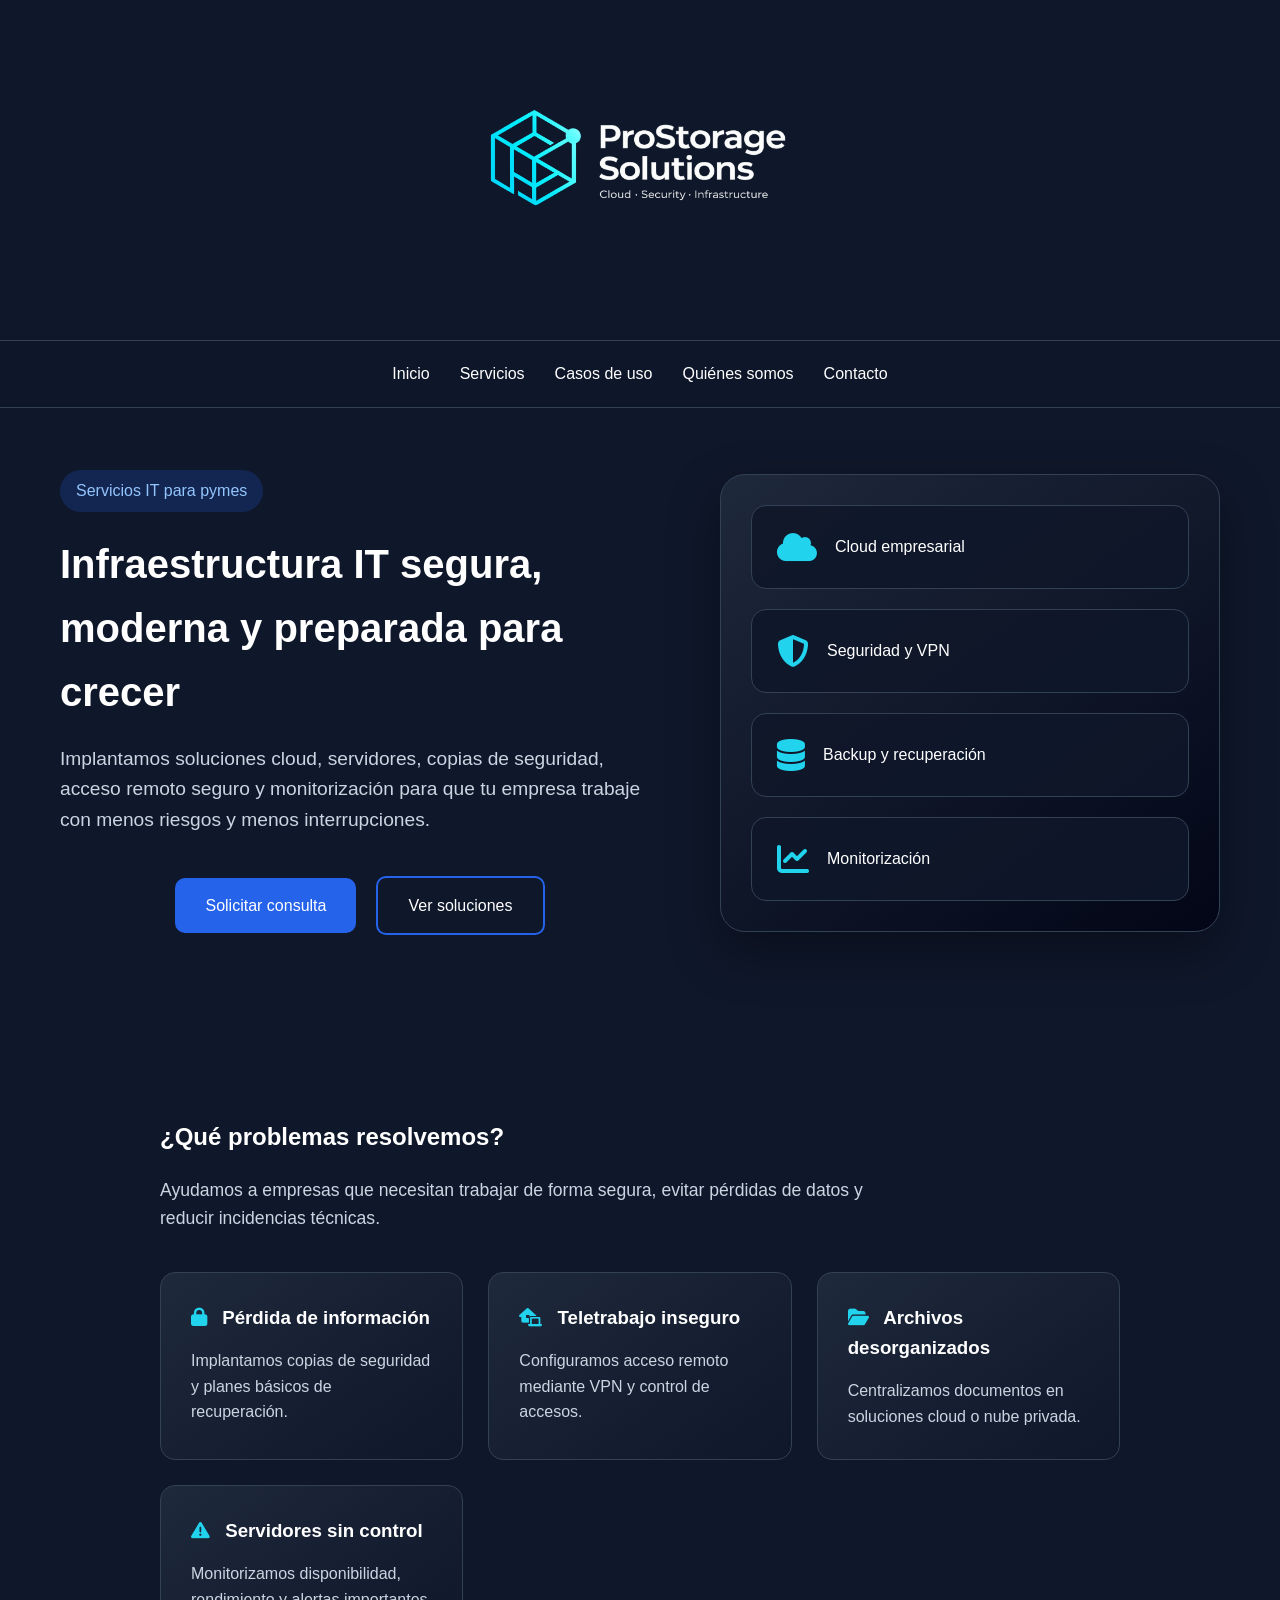
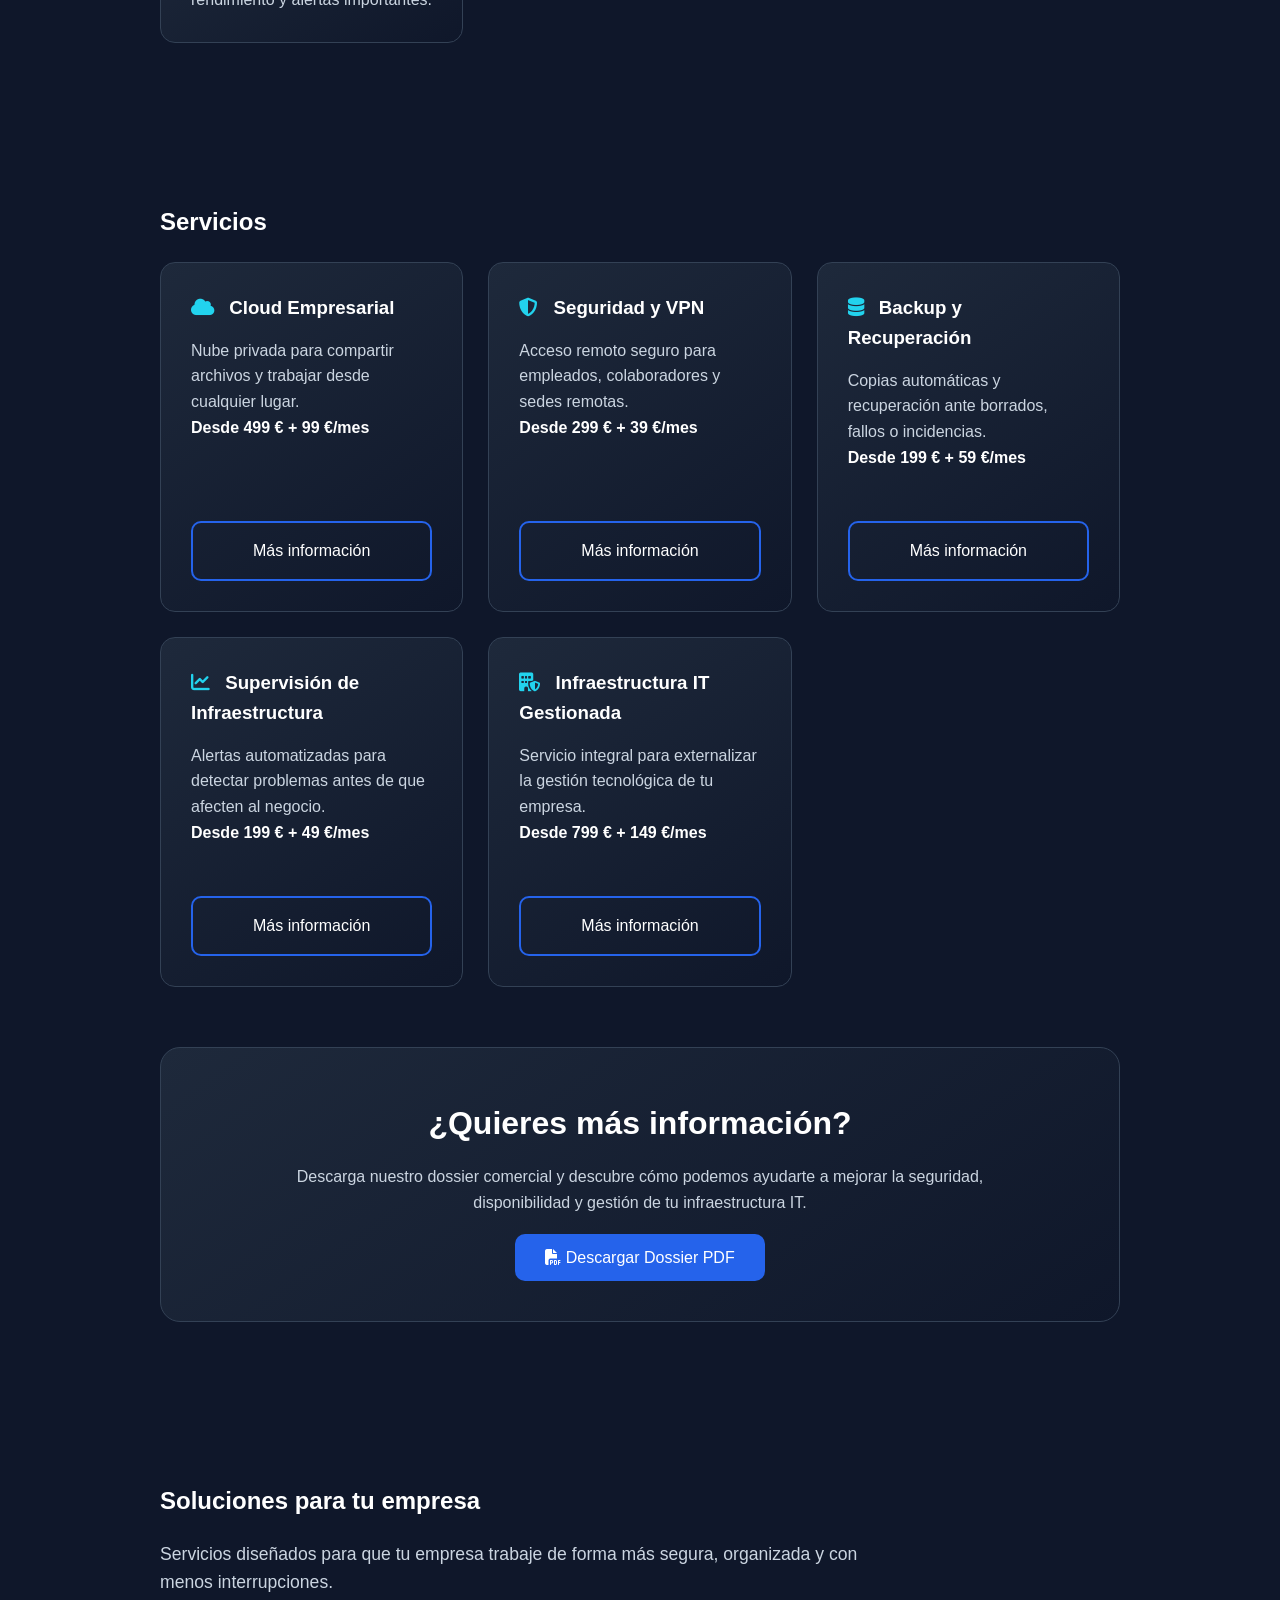
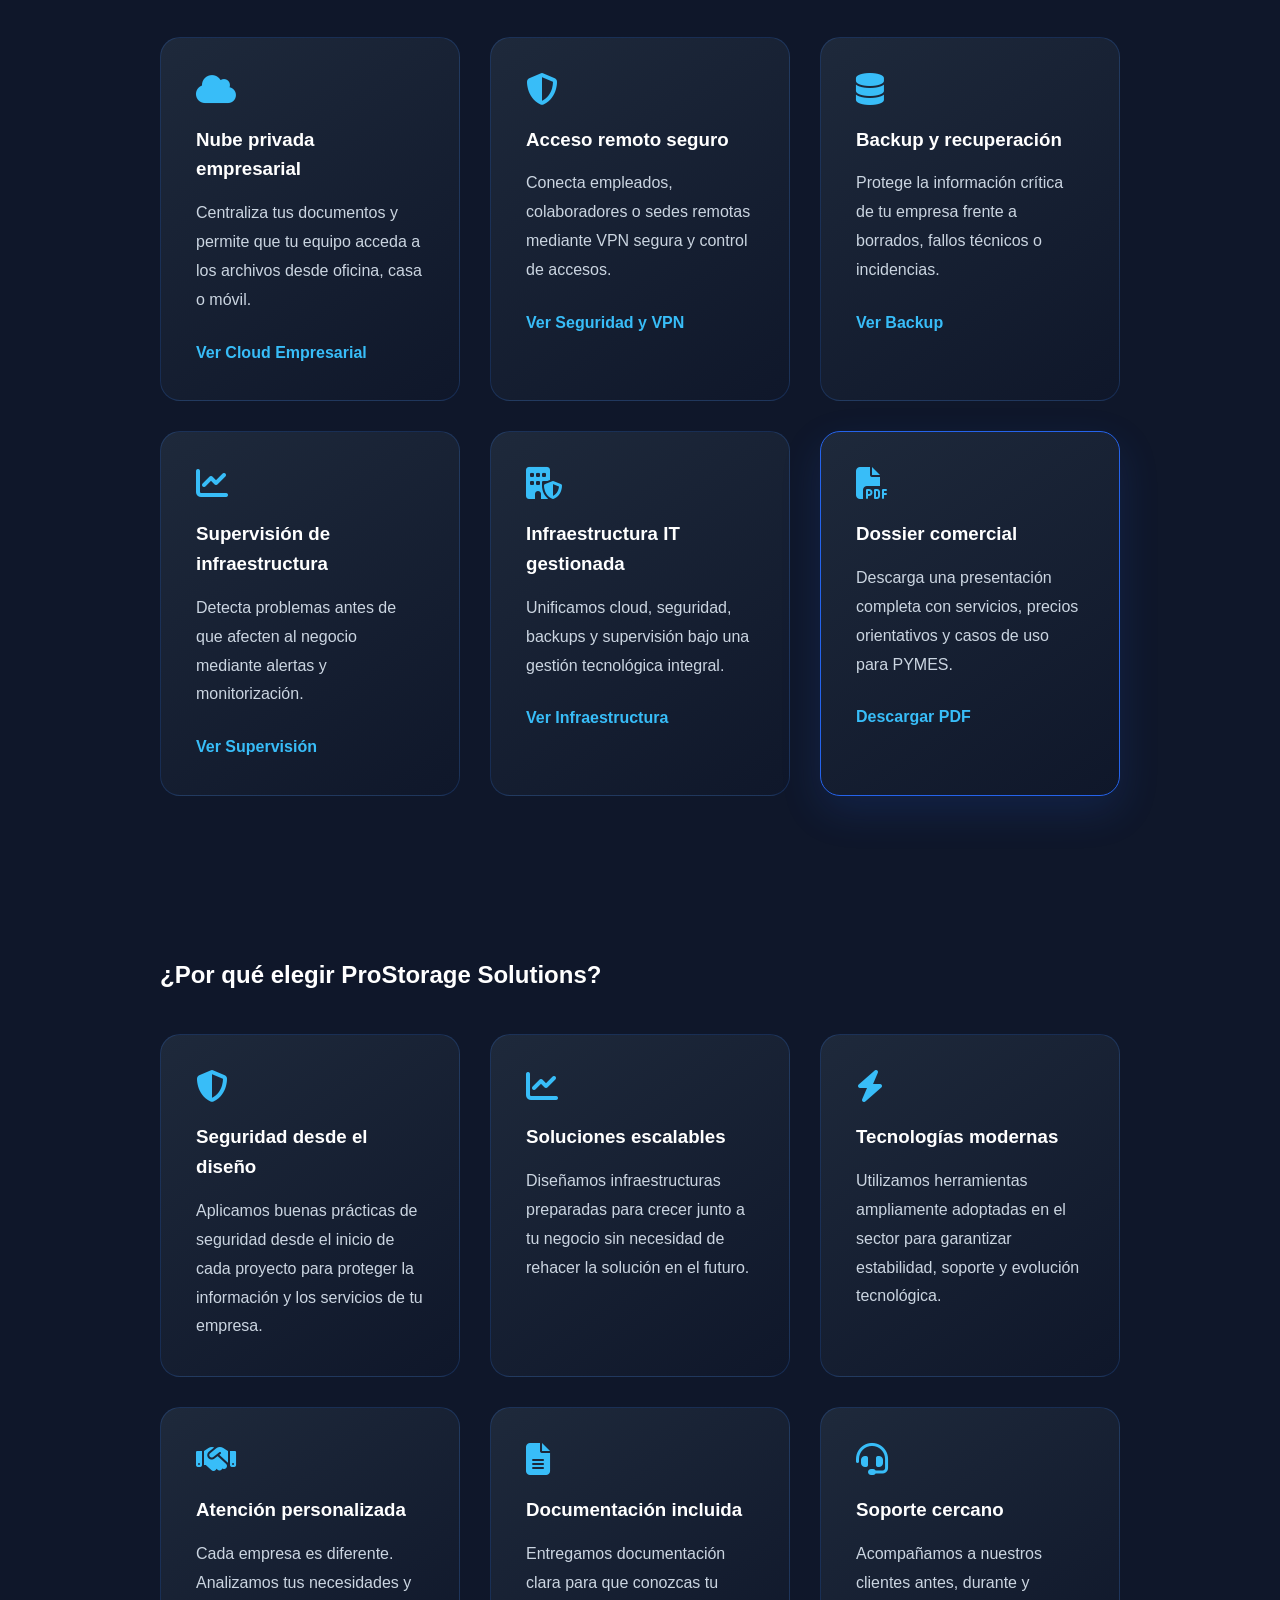
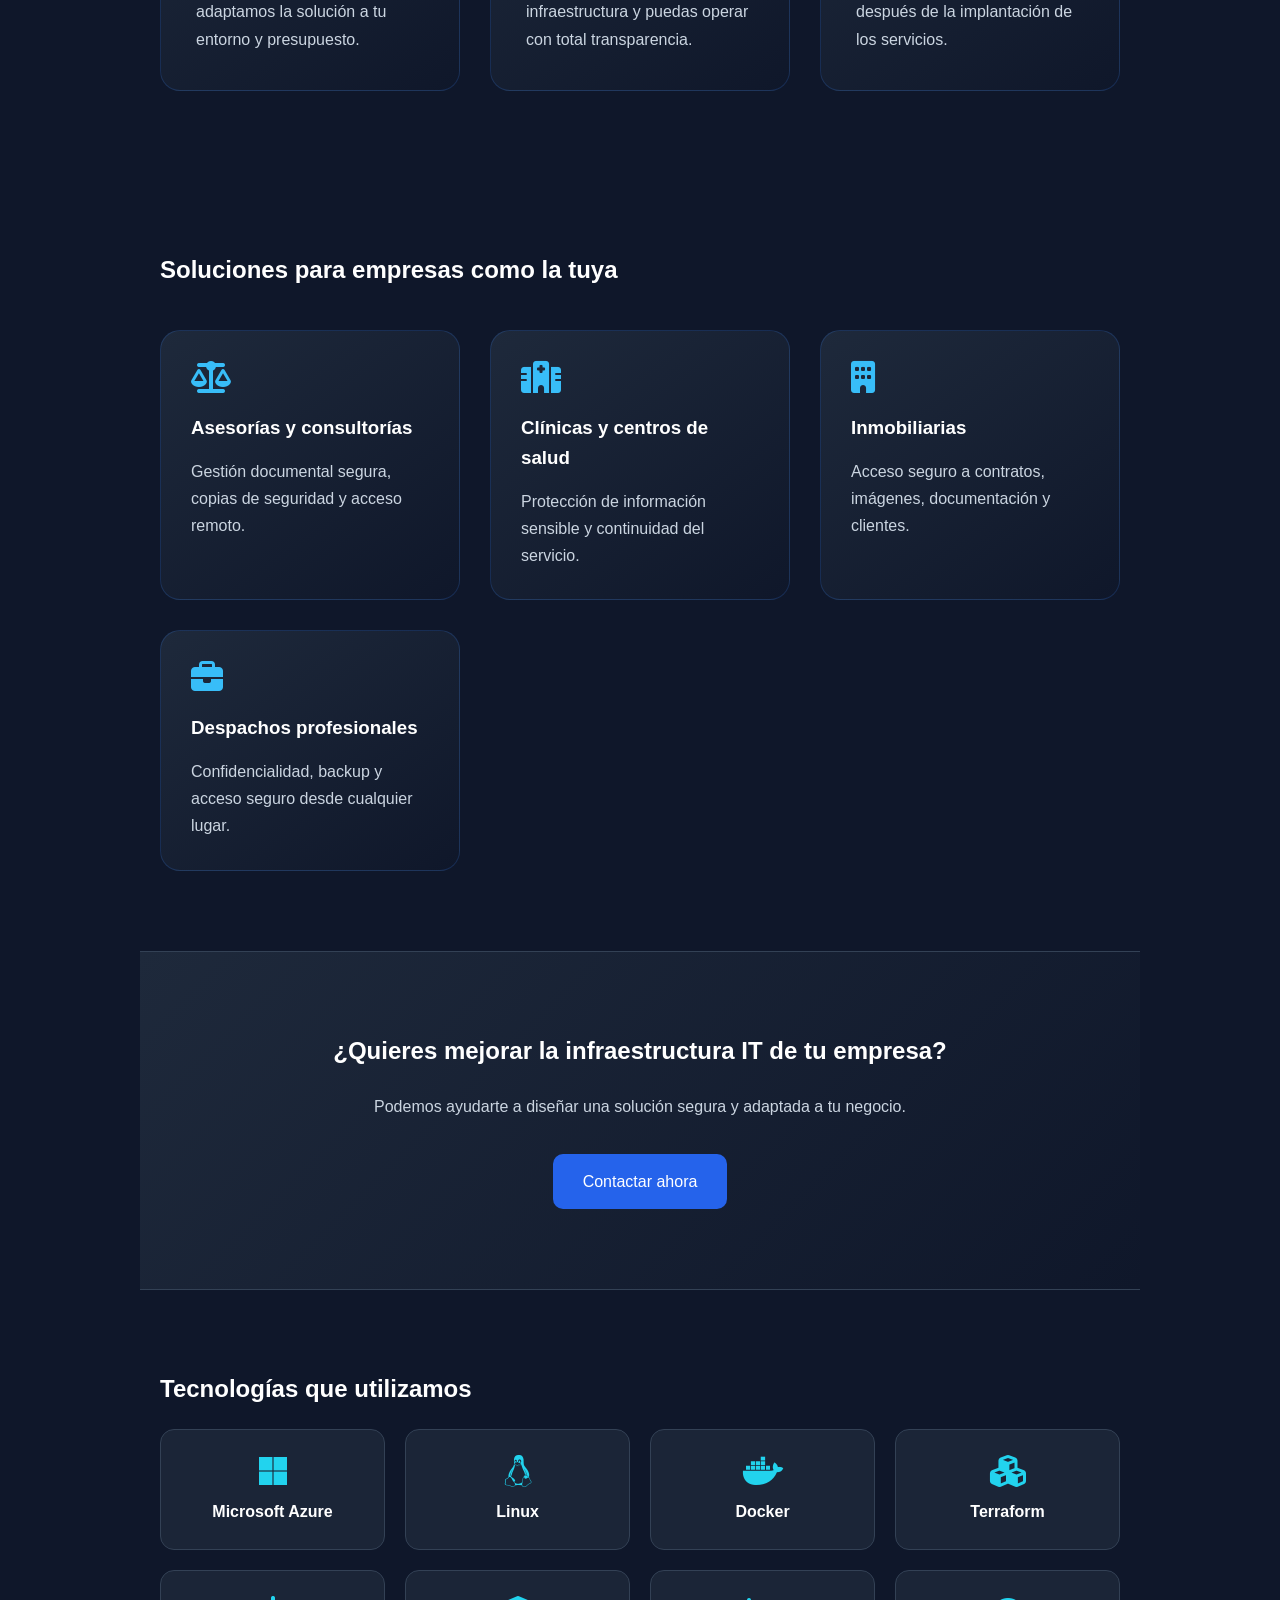
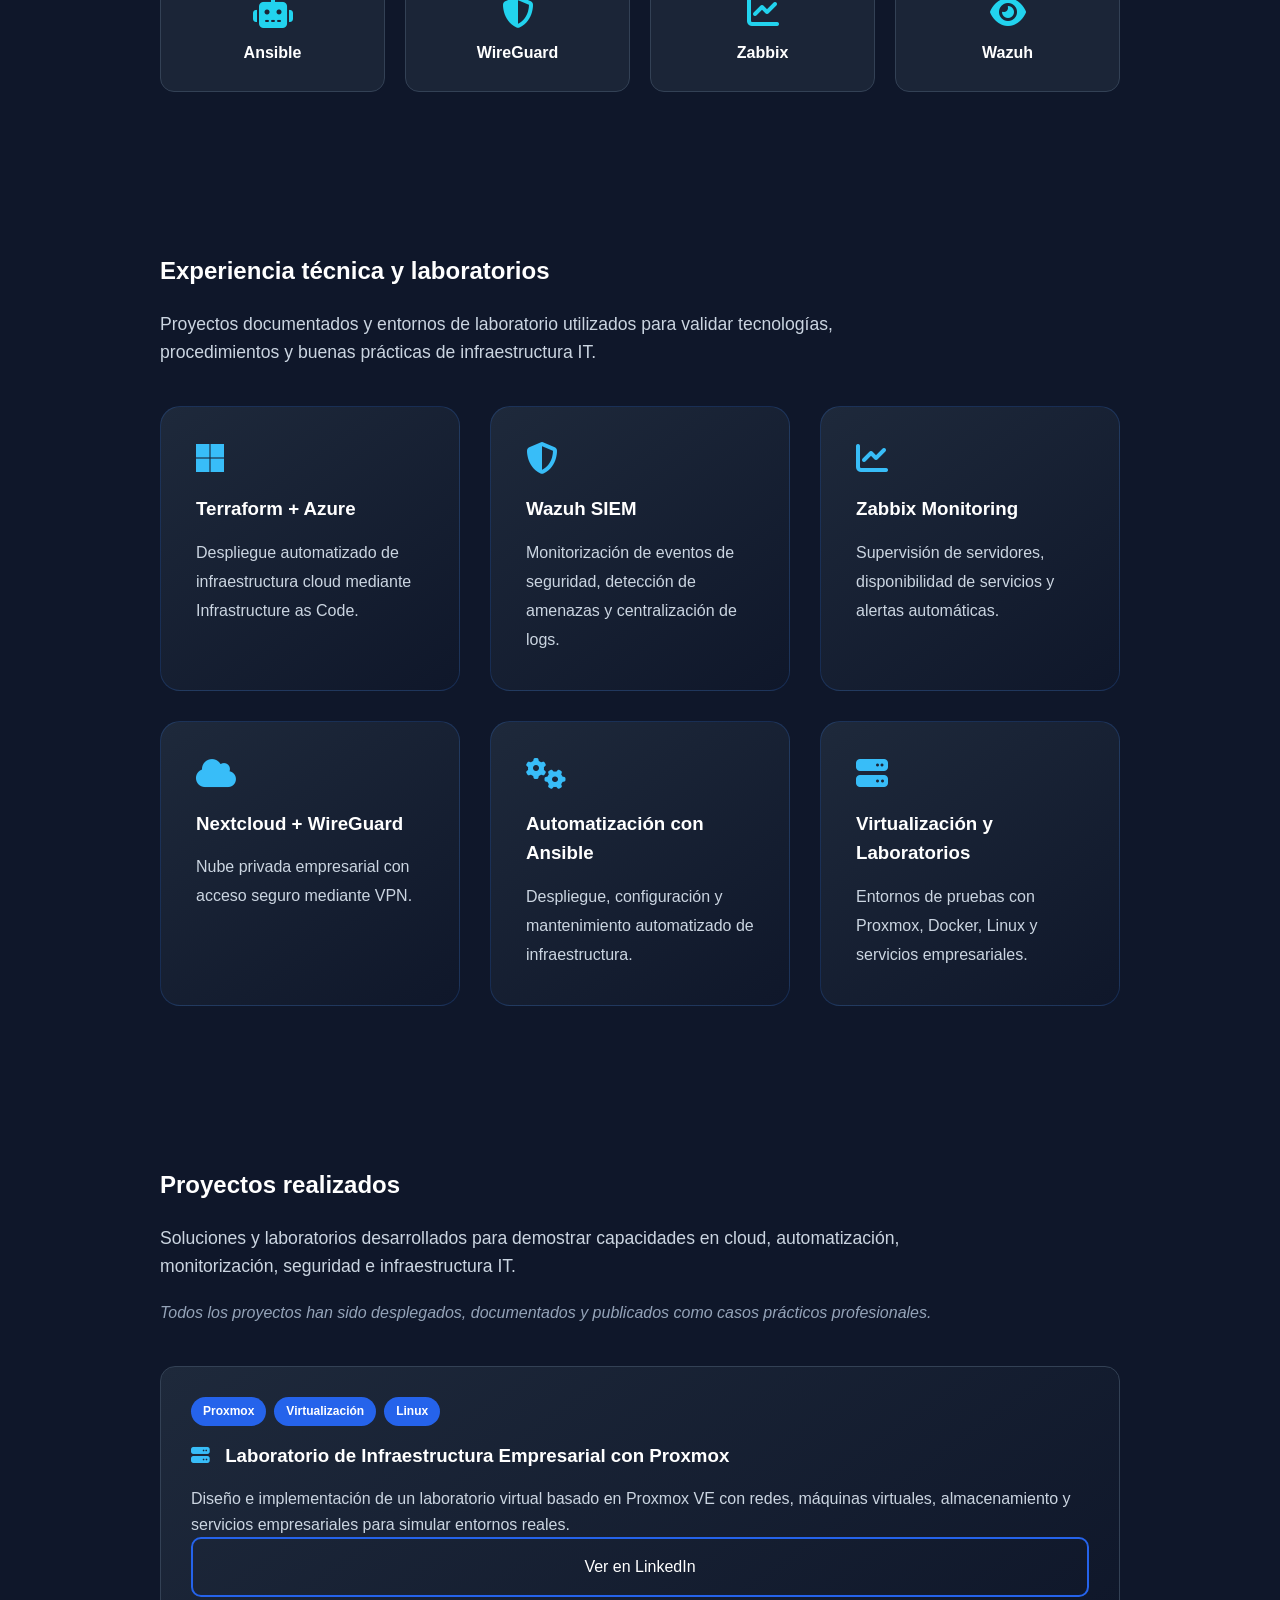
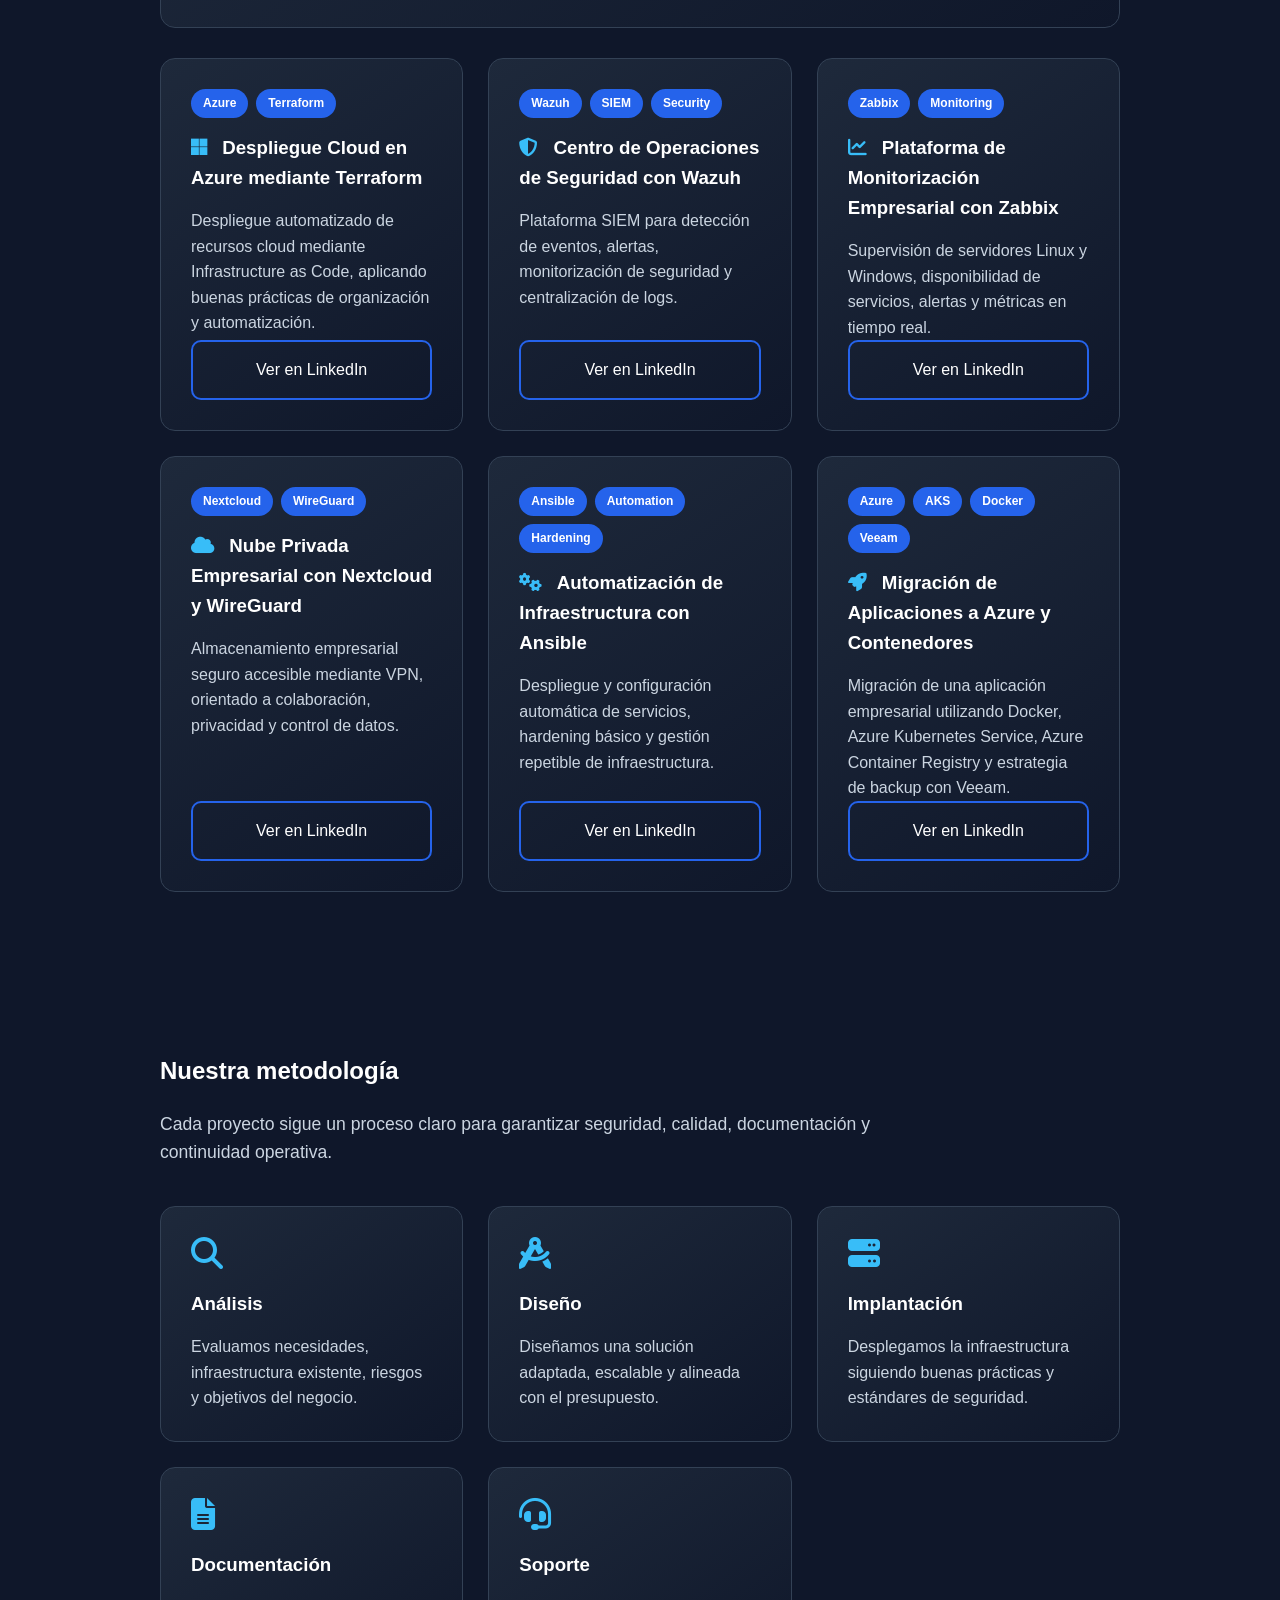
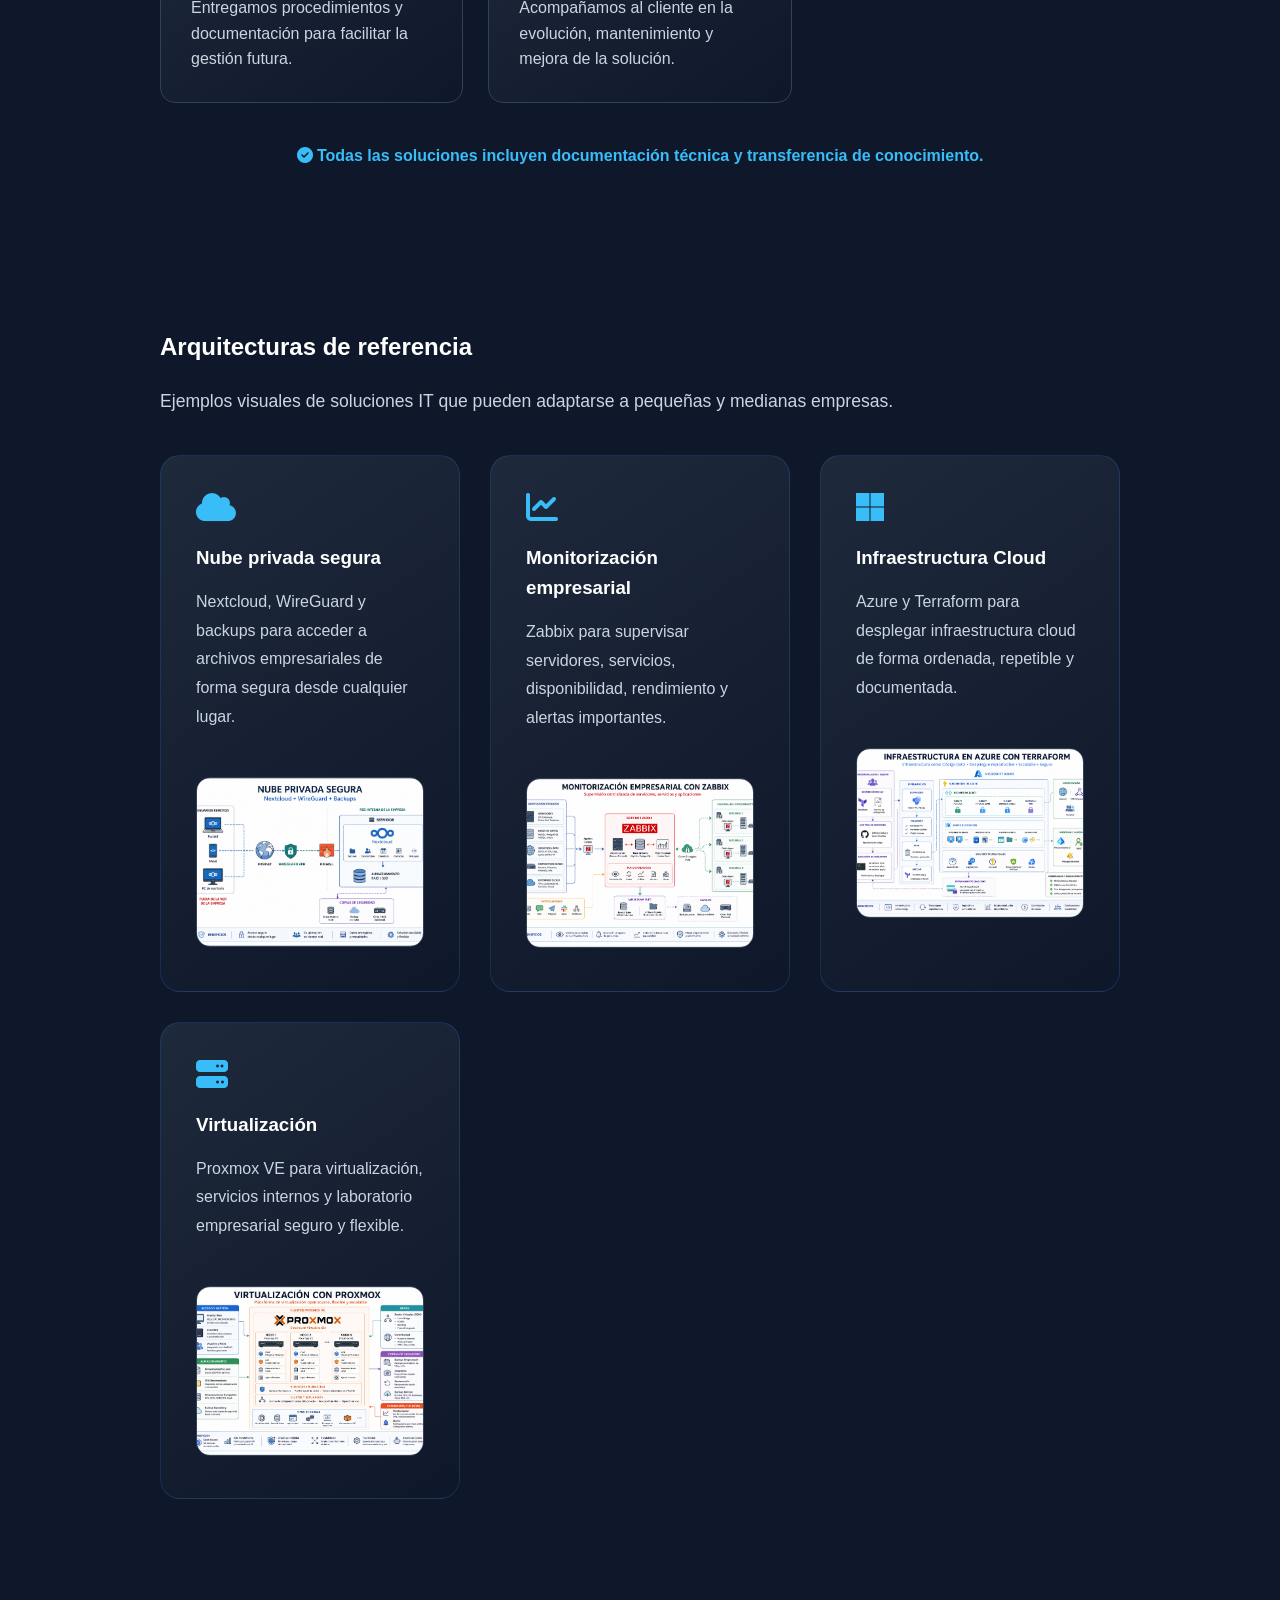
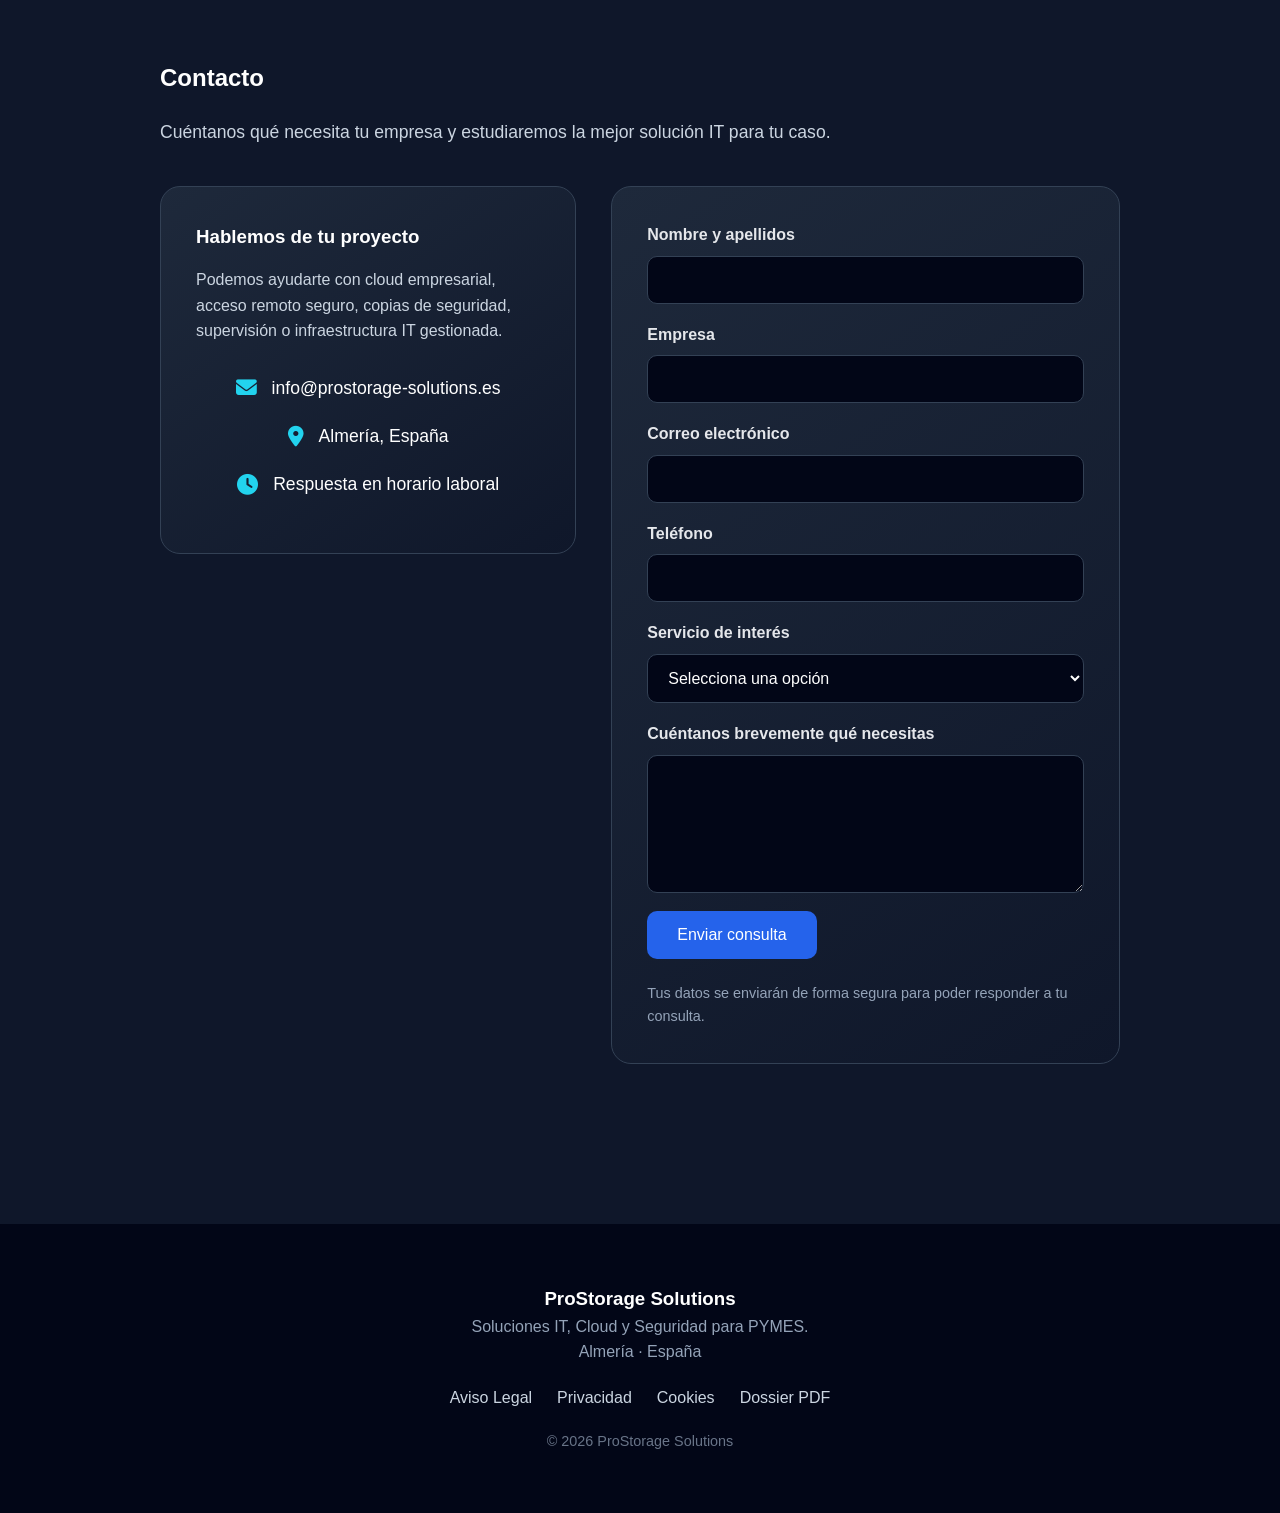
<file: index.html>
<!DOCTYPE html>
<html lang="es">

<head>

    <meta charset="UTF-8">

    <meta name="viewport" content="width=device-width, initial-scale=1.0">

    <title>ProStorage Solutions | Cloud · Security · Infrastructure</title>

    <meta name="description"
          content="Soluciones Cloud, Seguridad, VPN, Backup, Monitorización e Infraestructura IT para pequeñas y medianas empresas.">

    <meta name="keywords"
          content="Azure, Linux, Docker, Terraform, Ansible, WireGuard, Wazuh, Zabbix, Proxmox, Cloud, Seguridad, Infraestructura IT">

    <meta name="author"
          content="ProStorage Solutions">

    <!-- Open Graph -->

    <meta property="og:title"
          content="ProStorage Solutions">

    <meta property="og:description"
          content="Cloud · Security · Infrastructure para pequeñas y medianas empresas.">

    <meta property="og:image"
          content="https://harlock-code.github.io/prostorage-website/img/logo-banner.png">

    <meta property="og:url"
          content="https://harlock-code.github.io/prostorage-website/">

    <meta property="og:type"
          content="website">

    <!-- Twitter -->

    <meta name="twitter:card"
          content="summary_large_image">

    <meta name="twitter:title"
          content="ProStorage Solutions">

    <meta name="twitter:description"
          content="Soluciones Cloud, Seguridad e Infraestructura IT para empresas.">

    <meta name="twitter:image"
          content="https://harlock-code.github.io/prostorage-website/img/logo-banner.png">

    <!-- CSS -->

    <link rel="stylesheet" href="css/style.css">

    <link rel="stylesheet"
          href="https://cdnjs.cloudflare.com/ajax/libs/font-awesome/6.5.1/css/all.min.css">

    <!-- Favicon -->

    <link rel="icon"
          type="image/png"
          sizes="32x32"
          href="img/favicon.png">

    <link rel="apple-touch-icon" href="img/favicon.png">
    <title>ProStorage Solutions | Cloud, Seguridad e Infraestructura IT</title>

    <meta name="description"
      content="Soluciones IT para PYMES. Cloud empresarial, VPN, backups, monitorización, automatización y seguridad informática.">

    <meta name="keywords"
      content="cloud empresarial, nextcloud, wireguard, zabbix, wazuh, azure, terraform, seguridad informática">

    <meta name="author"
      content="Javier Cuenca Pérez">

      <!-- Google Analytics -->
    <script async src="https://www.googletagmanager.com/gtag/js?id=G-D8RNEHNSML"></script>
    <script>
        window.dataLayer = window.dataLayer || [];
        function gtag(){dataLayer.push(arguments);}
        gtag('js', new Date());

        gtag('config', 'G-D8RNEHNSML');
    </script>

</head>

<body>

<header class="top-header">

    <img
        src="img/logo-horizontal.png"
        alt="ProStorage Solutions"
        class="company-logo"
    >

</header>

<nav>
    <a href="index.html">Inicio</a>
    <a href="index.html#services">Servicios</a>
    <a href="index.html#use-cases">Casos de uso</a>
    <a href="quienes-somos.html">Quiénes somos</a>
    <a href="index.html#contact">Contacto</a>
</nav>

<section id="hero">
    <div class="hero-content">
        <span class="badge">Servicios IT para pymes</span>

        <h2>Infraestructura IT segura, moderna y preparada para crecer</h2>

        <p>
            Implantamos soluciones cloud, servidores, copias de seguridad,
            acceso remoto seguro y monitorización para que tu empresa trabaje
            con menos riesgos y menos interrupciones.
        </p>

        <div class="hero-buttons">
            <a href="#contact" class="btn-primary">Solicitar consulta</a>
            <a href="#solutions" class="btn-secondary">Ver soluciones</a>
        </div>
    </div>

    <div class="hero-panel">

    <a href="cloud.html" class="panel-card">
        <i class="fa-solid fa-cloud"></i>
        <span>Cloud empresarial</span>
    </a>

    <a href="vpn.html" class="panel-card">
        <i class="fa-solid fa-shield-halved"></i>
        <span>Seguridad y VPN</span>
    </a>

    <a href="backup.html" class="panel-card">
        <i class="fa-solid fa-database"></i>
        <span>Backup y recuperación</span>
    </a>

    <a href="monitorizacion.html" class="panel-card">
        <i class="fa-solid fa-chart-line"></i>
        <span>Monitorización</span>
    </a>

</div>
</section>

<section id="problems">

    <h2>¿Qué problemas resolvemos?</h2>

    <p class="section-intro">
        Ayudamos a empresas que necesitan trabajar de forma segura,
        evitar pérdidas de datos y reducir incidencias técnicas.
    </p>

    <div class="services-grid">

        <div class="service-card">
            <h3><i class="fa-solid fa-lock"></i> Pérdida de información</h3>
            <p>Implantamos copias de seguridad y planes básicos de recuperación.</p>
        </div>

        <div class="service-card">
            <h3><i class="fa-solid fa-house-laptop"></i> Teletrabajo inseguro</h3>
            <p>Configuramos acceso remoto mediante VPN y control de accesos.</p>
        </div>

        <div class="service-card">
            <h3><i class="fa-solid fa-folder-open"></i> Archivos desorganizados</h3>
            <p>Centralizamos documentos en soluciones cloud o nube privada.</p>
        </div>

        <div class="service-card">
            <h3><i class="fa-solid fa-triangle-exclamation"></i> Servidores sin control</h3>
            <p>Monitorizamos disponibilidad, rendimiento y alertas importantes.</p>
        </div>

    </div>

</section>


<section id="services">

    <h2>Servicios</h2>

    <div class="services-grid">

        <div class="service-card">

            <h3><i class="fa-solid fa-cloud"></i> Cloud Empresarial</h3>

            <p>
                Nube privada para compartir archivos y trabajar desde cualquier lugar.
            </p>

            <strong>Desde 499 € + 99 €/mes</strong>

            <br><br>

            <a href="cloud.html" class="btn-secondary">
                Más información
            </a>

        </div>

        <div class="service-card">

            <h3><i class="fa-solid fa-shield-halved"></i> Seguridad y VPN</h3>

            <p>
                Acceso remoto seguro para empleados, colaboradores y sedes remotas.
            </p>

            <strong>Desde 299 € + 39 €/mes</strong>

            <br><br>

            <a href="vpn.html" class="btn-secondary">
                Más información
            </a>

        </div>

        <div class="service-card">

            <h3><i class="fa-solid fa-database"></i> Backup y Recuperación</h3>

            <p>
                Copias automáticas y recuperación ante borrados, fallos o incidencias.
            </p>

            <strong>Desde 199 € + 59 €/mes</strong>

            <br><br>

            <a href="backup.html" class="btn-secondary">
                Más información
            </a>

        </div>

        <div class="service-card">

            <h3><i class="fa-solid fa-chart-line"></i> Supervisión de Infraestructura</h3>

            <p>
                Alertas automatizadas para detectar problemas antes de que afecten al negocio.
            </p>

            <strong>Desde 199 € + 49 €/mes</strong>

            <br><br>

            <a href="monitorizacion.html" class="btn-secondary">
                Más información
            </a>

        </div>

        <div class="service-card">

            <h3><i class="fa-solid fa-building-shield"></i> Infraestructura IT Gestionada</h3>

            <p>
                Servicio integral para externalizar la gestión tecnológica de tu empresa.
            </p>

            <strong>Desde 799 € + 149 €/mes</strong>

            <br><br>

            <a href="infraestructura.html" class="btn-secondary">
                Más información
            </a>

        </div>

    </div>
    <div class="dossier-section">

    <h3>¿Quieres más información?</h3>

    <p>
        Descarga nuestro dossier comercial y descubre cómo podemos ayudarte
        a mejorar la seguridad, disponibilidad y gestión de tu infraestructura IT.
    </p>

    <a href="docs/ProStorage-Dossier.pdf"
       target="_blank"
       class="btn-primary">

       <i class="fa-solid fa-file-pdf"></i>
       Descargar Dossier PDF

    </a>

    </div>
</section>

<section id="solutions">

    <h2>Soluciones para tu empresa</h2>

    <p class="section-intro">
        Servicios diseñados para que tu empresa trabaje de forma más segura,
        organizada y con menos interrupciones.
    </p>

    <div class="solutions-grid">

        <div class="solution-card">
            <i class="fa-solid fa-cloud"></i>

            <h3>Nube privada empresarial</h3>

            <p>
                Centraliza tus documentos y permite que tu equipo acceda
                a los archivos desde oficina, casa o móvil.
            </p>

            <a href="cloud.html">Ver Cloud Empresarial</a>
        </div>

        <div class="solution-card">
            <i class="fa-solid fa-shield-halved"></i>

            <h3>Acceso remoto seguro</h3>

            <p>
                Conecta empleados, colaboradores o sedes remotas mediante
                VPN segura y control de accesos.
            </p>

            <a href="vpn.html">Ver Seguridad y VPN</a>
        </div>

        <div class="solution-card">
            <i class="fa-solid fa-database"></i>

            <h3>Backup y recuperación</h3>

            <p>
                Protege la información crítica de tu empresa frente a borrados,
                fallos técnicos o incidencias.
            </p>

            <a href="backup.html">Ver Backup</a>
        </div>

        <div class="solution-card">
            <i class="fa-solid fa-chart-line"></i>

            <h3>Supervisión de infraestructura</h3>

            <p>
                Detecta problemas antes de que afecten al negocio mediante
                alertas y monitorización.
            </p>

            <a href="monitorizacion.html">Ver Supervisión</a>
        </div>

        <div class="solution-card">
            <i class="fa-solid fa-building-shield"></i>

            <h3>Infraestructura IT gestionada</h3>

            <p>
                Unificamos cloud, seguridad, backups y supervisión bajo una
                gestión tecnológica integral.
            </p>

            <a href="infraestructura.html">Ver Infraestructura</a>
        </div>

        <div class="solution-card highlight-card">
            <i class="fa-solid fa-file-pdf"></i>

            <h3>Dossier comercial</h3>

            <p>
                Descarga una presentación completa con servicios,
                precios orientativos y casos de uso para PYMES.
            </p>

            <a href="docs/ProStorage-Dossier.pdf" target="_blank">
                Descargar PDF
            </a>
        </div>

    </div>

</section>

<section id="why-us">

    <h2>¿Por qué elegir ProStorage Solutions?</h2>

    <div class="benefits-grid">

        <div class="benefit-card">
            <i class="fa-solid fa-shield-halved"></i>
            <h3>Seguridad desde el diseño</h3>
            <p>
                Aplicamos buenas prácticas de seguridad desde el inicio de cada proyecto para proteger la información y los servicios de tu empresa.
            </p>
        </div>

        <div class="benefit-card">
            <i class="fa-solid fa-chart-line"></i>
            <h3>Soluciones escalables</h3>
            <p>
                Diseñamos infraestructuras preparadas para crecer junto a tu negocio sin necesidad de rehacer la solución en el futuro.
            </p>
        </div>

        <div class="benefit-card">
            <i class="fa-solid fa-bolt"></i>
            <h3>Tecnologías modernas</h3>
            <p>
                Utilizamos herramientas ampliamente adoptadas en el sector para garantizar estabilidad, soporte y evolución tecnológica.
            </p>
        </div>

        <div class="benefit-card">
            <i class="fa-solid fa-handshake"></i>
            <h3>Atención personalizada</h3>
            <p>
                Cada empresa es diferente. Analizamos tus necesidades y adaptamos la solución a tu entorno y presupuesto.
            </p>
        </div>

        <div class="benefit-card">
            <i class="fa-solid fa-file-lines"></i>
            <h3>Documentación incluida</h3>
            <p>
                Entregamos documentación clara para que conozcas tu infraestructura y puedas operar con total transparencia.
            </p>
        </div>

        <div class="benefit-card">
            <i class="fa-solid fa-headset"></i>
            <h3>Soporte cercano</h3>
            <p>
                Acompañamos a nuestros clientes antes, durante y después de la implantación de los servicios.
            </p>
        </div>

    </div>

</section>

<section id="use-cases">

    <h2>Soluciones para empresas como la tuya</h2>

    <div class="use-cases-grid">

        <div class="use-case-card">
            <i class="fa-solid fa-scale-balanced"></i>
            <h3>Asesorías y consultorías</h3>
            <p>
                Gestión documental segura,
                copias de seguridad y acceso remoto.
            </p>
        </div>

        <div class="use-case-card">
            <i class="fa-solid fa-hospital"></i>
            <h3>Clínicas y centros de salud</h3>
            <p>
                Protección de información sensible
                y continuidad del servicio.
            </p>
        </div>

        <div class="use-case-card">
            <i class="fa-solid fa-building"></i>
            <h3>Inmobiliarias</h3>
            <p>
                Acceso seguro a contratos,
                imágenes, documentación y clientes.
            </p>
        </div>

        <div class="use-case-card">
            <i class="fa-solid fa-briefcase"></i>
            <h3>Despachos profesionales</h3>
            <p>
                Confidencialidad, backup y
                acceso seguro desde cualquier lugar.
            </p>
        </div>

    </div>

</section>

<section class="final-cta">
    <h2>¿Quieres mejorar la infraestructura IT de tu empresa?</h2>
    <p>Podemos ayudarte a diseñar una solución segura y adaptada a tu negocio.</p>
    <a href="#contact" class="btn-primary">Contactar ahora</a>
</section>

<section id="technologies">

    <h2>Tecnologías que utilizamos</h2>

    <div class="tech-grid">

        <div class="tech-card">
            <i class="fa-brands fa-microsoft"></i>
            Microsoft Azure
        </div>

        <div class="tech-card">
            <i class="fa-brands fa-linux"></i>
            Linux
        </div>

        <div class="tech-card">
            <i class="fa-brands fa-docker"></i>
            Docker
        </div>

        <div class="tech-card">
            <i class="fa-solid fa-cubes"></i>
            Terraform
        </div>

        <div class="tech-card">
            <i class="fa-solid fa-robot"></i>
            Ansible
        </div>

        <div class="tech-card">
            <i class="fa-solid fa-shield-halved"></i>
            WireGuard
        </div>

        <div class="tech-card">
            <i class="fa-solid fa-chart-line"></i>
            Zabbix
        </div>

        <div class="tech-card">
            <i class="fa-solid fa-eye"></i>
            Wazuh
        </div>

    </div>

</section>

<section id="projects">

    <h2>Experiencia técnica y laboratorios</h2>

    <p class="section-intro">
        Proyectos documentados y entornos de laboratorio utilizados para validar tecnologías, procedimientos y buenas prácticas de infraestructura IT.
    </p>

    <div class="projects-grid">

        <div class="project-card">
            <i class="fa-brands fa-microsoft"></i>
            <h3>Terraform + Azure</h3>
            <p>
                Despliegue automatizado de infraestructura cloud mediante Infrastructure as Code.
            </p>
        </div>

        <div class="project-card">
            <i class="fa-solid fa-shield-halved"></i>
            <h3>Wazuh SIEM</h3>
            <p>
                Monitorización de eventos de seguridad, detección de amenazas y centralización de logs.
            </p>
        </div>

        <div class="project-card">
            <i class="fa-solid fa-chart-line"></i>
            <h3>Zabbix Monitoring</h3>
            <p>
                Supervisión de servidores, disponibilidad de servicios y alertas automáticas.
            </p>
        </div>

        <div class="project-card">
            <i class="fa-solid fa-cloud"></i>
            <h3>Nextcloud + WireGuard</h3>
            <p>
                Nube privada empresarial con acceso seguro mediante VPN.
            </p>
        </div>

        <div class="project-card">
            <i class="fa-solid fa-gears"></i>
            <h3>Automatización con Ansible</h3>
            <p>
                Despliegue, configuración y mantenimiento automatizado de infraestructura.
            </p>
        </div>

        <div class="project-card">
            <i class="fa-solid fa-server"></i>
            <h3>Virtualización y Laboratorios</h3>
            <p>
                Entornos de pruebas con Proxmox, Docker, Linux y servicios empresariales.
            </p>
        </div>

    </div>

</section>

<section id="projects">

    <h2>Proyectos realizados</h2>

    <p class="section-intro">
        Soluciones y laboratorios desarrollados para demostrar capacidades en cloud,
        automatización, monitorización, seguridad e infraestructura IT.
    </p>

    <p class="projects-note">
        Todos los proyectos han sido desplegados, documentados y publicados como casos prácticos profesionales.
    </p>

    <div class="service-card featured-project">

        <div class="project-tags">
            <span class="project-tag">Proxmox</span>
            <span class="project-tag">Virtualización</span>
            <span class="project-tag">Linux</span>
        </div>

        <h3>
            <i class="fa-solid fa-server"></i>
            Laboratorio de Infraestructura Empresarial con Proxmox
        </h3>

        <p>
            Diseño e implementación de un laboratorio virtual basado en Proxmox VE
            con redes, máquinas virtuales, almacenamiento y servicios empresariales
            para simular entornos reales.
        </p>

        <a href="https://www.linkedin.com/posts/javier-cuenca-perez-81b820368_infraestructura-virtual-con-proxmox-ve-1-activity-7433616734177173504-sVBX"
           target="_blank"
           class="btn-secondary">
            Ver en LinkedIn
        </a>

    </div>

    <div class="services-grid">

        <div class="service-card">

            <div class="project-tags">
                <span class="project-tag">Azure</span>
                <span class="project-tag">Terraform</span>
            </div>

            <h3>
                <i class="fa-brands fa-microsoft"></i>
                Despliegue Cloud en Azure mediante Terraform
            </h3>

            <p>
                Despliegue automatizado de recursos cloud mediante Infrastructure as Code,
                aplicando buenas prácticas de organización y automatización.
            </p>

            <a href="https://www.linkedin.com/posts/javier-cuenca-perez-81b820368_infraestructura-como-c%C3%B3digo-en-azure-con-activity-7364663249255940096-LvYl"
               target="_blank"
               class="btn-secondary">
                Ver en LinkedIn
            </a>

        </div>

        <div class="service-card">

            <div class="project-tags">
                <span class="project-tag">Wazuh</span>
                <span class="project-tag">SIEM</span>
                <span class="project-tag">Security</span>
            </div>

            <h3>
                <i class="fa-solid fa-shield-halved"></i>
                Centro de Operaciones de Seguridad con Wazuh
            </h3>

            <p>
                Plataforma SIEM para detección de eventos, alertas,
                monitorización de seguridad y centralización de logs.
            </p>

            <a href="https://www.linkedin.com/posts/javier-cuenca-perez-81b820368_hardening-e-integraci%C3%B3n-de-wazuh-siem-parte-ugcPost-7387906344835514369-7l3-"
               target="_blank"
               class="btn-secondary">
                Ver en LinkedIn
            </a>

        </div>

        <div class="service-card">

            <div class="project-tags">
                <span class="project-tag">Zabbix</span>
                <span class="project-tag">Monitoring</span>
            </div>

            <h3>
                <i class="fa-solid fa-chart-line"></i>
                Plataforma de Monitorización Empresarial con Zabbix
            </h3>

            <p>
                Supervisión de servidores Linux y Windows,
                disponibilidad de servicios, alertas y métricas en tiempo real.
            </p>

            <a href="https://www.linkedin.com/posts/javier-cuenca-perez-81b820368_parte2-monitorizaci%C3%B3n-profesional-de-nextcloud-activity-7334331049545469952-99XS"
               target="_blank"
               class="btn-secondary">
                Ver en LinkedIn
            </a>

        </div>

        <div class="service-card">

            <div class="project-tags">
                <span class="project-tag">Nextcloud</span>
                <span class="project-tag">WireGuard</span>
            </div>

            <h3>
                <i class="fa-solid fa-cloud"></i>
                Nube Privada Empresarial con Nextcloud y WireGuard
            </h3>

            <p>
                Almacenamiento empresarial seguro accesible mediante VPN,
                orientado a colaboración, privacidad y control de datos.
            </p>

            <a href="https://www.linkedin.com/posts/javier-cuenca-perez-81b820368_proyecto-nextcloud-docker-wireguard-activity-7334218593485635584-V2bu"
               target="_blank"
               class="btn-secondary">
                Ver en LinkedIn
            </a>

        </div>

        <div class="service-card">

            <div class="project-tags">
                <span class="project-tag">Ansible</span>
                <span class="project-tag">Automation</span>
                <span class="project-tag">Hardening</span>
            </div>

            <h3>
                <i class="fa-solid fa-gears"></i>
                Automatización de Infraestructura con Ansible
            </h3>

            <p>
                Despliegue y configuración automática de servicios,
                hardening básico y gestión repetible de infraestructura.
            </p>

            <a href="https://www.linkedin.com/posts/javier-cuenca-perez-81b820368_ansible-fedora42-debian12-hardening-activity-7338251889802645504-csPu"
               target="_blank"
               class="btn-secondary">
                Ver en LinkedIn
            </a>

        </div>

        <div class="service-card">

            <div class="project-tags">
                <span class="project-tag">Azure</span>
                <span class="project-tag">AKS</span>
                <span class="project-tag">Docker</span>
                <span class="project-tag">Veeam</span>
            </div>

            <h3>
                <i class="fa-solid fa-rocket"></i>
                Migración de Aplicaciones a Azure y Contenedores
            </h3>

            <p>
                Migración de una aplicación empresarial utilizando Docker,
                Azure Kubernetes Service, Azure Container Registry y estrategia
                de backup con Veeam.
            </p>

            <a href="https://www.linkedin.com/posts/javier-cuenca-perez-81b820368_migraci%C3%B3n-de-aplicaci%C3%B3n-a-azure-con-docker-activity-7365714177430040576-xNfj"
               target="_blank"
               class="btn-secondary">
                Ver en LinkedIn
            </a>

        </div>

    </div>

</section>

<section id="methodology">

    <h2>Nuestra metodología</h2>

    <p class="section-intro">
        Cada proyecto sigue un proceso claro para garantizar seguridad,
        calidad, documentación y continuidad operativa.
    </p>

    <div class="services-grid">

        <div class="service-card">
            <i class="fa-solid fa-magnifying-glass"></i>

            <h3>Análisis</h3>

            <p>
                Evaluamos necesidades, infraestructura existente,
                riesgos y objetivos del negocio.
            </p>
        </div>

        <div class="service-card">
            <i class="fa-solid fa-compass-drafting"></i>

            <h3>Diseño</h3>

            <p>
                Diseñamos una solución adaptada,
                escalable y alineada con el presupuesto.
            </p>
        </div>

        <div class="service-card">
            <i class="fa-solid fa-server"></i>

            <h3>Implantación</h3>

            <p>
                Desplegamos la infraestructura siguiendo
                buenas prácticas y estándares de seguridad.
            </p>
        </div>

        <div class="service-card">
            <i class="fa-solid fa-file-lines"></i>

            <h3>Documentación</h3>

            <p>
                Entregamos procedimientos y documentación
                para facilitar la gestión futura.
            </p>
        </div>

        <div class="service-card">
            <i class="fa-solid fa-headset"></i>

            <h3>Soporte</h3>

            <p>
                Acompañamos al cliente en la evolución,
                mantenimiento y mejora de la solución.
            </p>
        </div>

    </div>
    <div class="methodology-note">
    <i class="fa-solid fa-circle-check"></i>
    Todas las soluciones incluyen documentación técnica y transferencia de conocimiento.
    </div>

</section>

<section id="architectures">

    <h2>Arquitecturas de referencia</h2>

    <p class="section-intro">
        Ejemplos visuales de soluciones IT que pueden adaptarse a pequeñas y medianas empresas.
    </p>

    <div class="architecture-grid">

        <div class="architecture-card">
            <i class="fa-solid fa-cloud"></i>

            <h3>Nube privada segura</h3>

            <p>
                Nextcloud, WireGuard y backups para acceder a archivos empresariales
                de forma segura desde cualquier lugar.
            </p>

            <img src="img/architectures/nextcloud-wireguard.png"
                 alt="Arquitectura Nextcloud WireGuard"
                 class="architecture-img">
        </div>

        <div class="architecture-card">
            <i class="fa-solid fa-chart-line"></i>

            <h3>Monitorización empresarial</h3>

            <p>
                Zabbix para supervisar servidores, servicios, disponibilidad,
                rendimiento y alertas importantes.
            </p>

            <img src="img/architectures/zabbix.png"
                 alt="Arquitectura de monitorización empresarial con Zabbix"
                 class="architecture-img">
        </div>

        <div class="architecture-card">
            <i class="fa-brands fa-microsoft"></i>

            <h3>Infraestructura Cloud</h3>

            <p>
                Azure y Terraform para desplegar infraestructura cloud de forma
                ordenada, repetible y documentada.
            </p>

            <img src="img/architectures/terraform.png"
                 alt="Arquitectura Azure con Terraform"
                 class="architecture-img">
        </div>

        <div class="architecture-card">
            <i class="fa-solid fa-server"></i>

            <h3>Virtualización</h3>

            <p>
                Proxmox VE para virtualización, servicios internos y laboratorio
                empresarial seguro y flexible.
            </p>

            <img src="img/architectures/proxmox.png"
                 alt="Arquitectura de virtualización con Proxmox"
                 class="architecture-img">
        </div>

    </div>

</section>


<section id="contact">

    <h2>Contacto</h2>

    <p class="section-intro">
        Cuéntanos qué necesita tu empresa y estudiaremos la mejor solución IT para tu caso.
    </p>

    <div class="contact-layout">

        <div class="contact-info-card">

            <h3>Hablemos de tu proyecto</h3>

            <p>
                Podemos ayudarte con cloud empresarial, acceso remoto seguro,
                copias de seguridad, supervisión o infraestructura IT gestionada.
            </p>

            <div class="contact-item">
                <i class="fa-solid fa-envelope"></i>
                <span>info@prostorage-solutions.es</span>
            </div>

            <div class="contact-item">
                <i class="fa-solid fa-location-dot"></i>
                <span>Almería, España</span>
            </div>

            <div class="contact-item">
                <i class="fa-solid fa-clock"></i>
                <span>Respuesta en horario laboral</span>
            </div>

        </div>

        <form class="contact-form"
      action="https://formspree.io/f/xojzdndj"
      method="POST">

    <input type="hidden" name="_subject" value="Nueva consulta desde ProStorage Solutions">

    <div class="form-group">
        <label for="name">Nombre y apellidos</label>
        <input type="text" id="name" name="Nombre" required>
    </div>

    <div class="form-group">
        <label for="company">Empresa</label>
        <input type="text" id="company" name="Empresa">
    </div>

    <div class="form-group">
        <label for="email">Correo electrónico</label>
        <input type="email" id="email" name="email" required>
    </div>

    <div class="form-group">
        <label for="phone">Teléfono</label>
        <input type="tel" id="phone" name="Telefono">
    </div>

    <div class="form-group">
        <label for="service">Servicio de interés</label>
        <select id="service" name="Servicio">
            <option value="">Selecciona una opción</option>
            <option value="Cloud Empresarial">Cloud Empresarial</option>
            <option value="Seguridad y VPN">Seguridad y VPN</option>
            <option value="Backup y Recuperación">Backup y Recuperación</option>
            <option value="Supervisión de Infraestructura">Supervisión de Infraestructura</option>
            <option value="Infraestructura IT Gestionada">Infraestructura IT Gestionada</option>
            <option value="No estoy seguro">No estoy seguro, necesito asesoramiento</option>
        </select>
    </div>

    <div class="form-group">
        <label for="message">Cuéntanos brevemente qué necesitas</label>
        <textarea id="message" name="Mensaje" rows="6" required></textarea>
    </div>

    <button type="submit" class="btn-primary">
        Enviar consulta
    </button>

    <p class="form-note">
        Tus datos se enviarán de forma segura para poder responder a tu consulta.
    </p>

</form>

    </div>

</section>

<footer>
    <div class="footer-content">
        <h3>ProStorage Solutions</h3>
        <p>Soluciones IT, Cloud y Seguridad para PYMES.</p>
        <p>Almería · España</p>

        <div class="footer-links">
            <a href="aviso-legal.html">Aviso Legal</a>
            <a href="privacidad.html">Privacidad</a>
            <a href="cookies.html">Cookies</a>
            <a href="docs/ProStorage-Dossier.pdf" target="_blank">Dossier PDF</a>
        </div>

        <p class="footer-copy">© 2026 ProStorage Solutions</p>
    </div>
</footer>

<div id="imageModal" class="modal">

    <span class="close-modal">&times;</span>

    <img class="modal-content" id="modalImage">

</div>
<script src="js/main.js"></script>



</body>

</html>
</file>
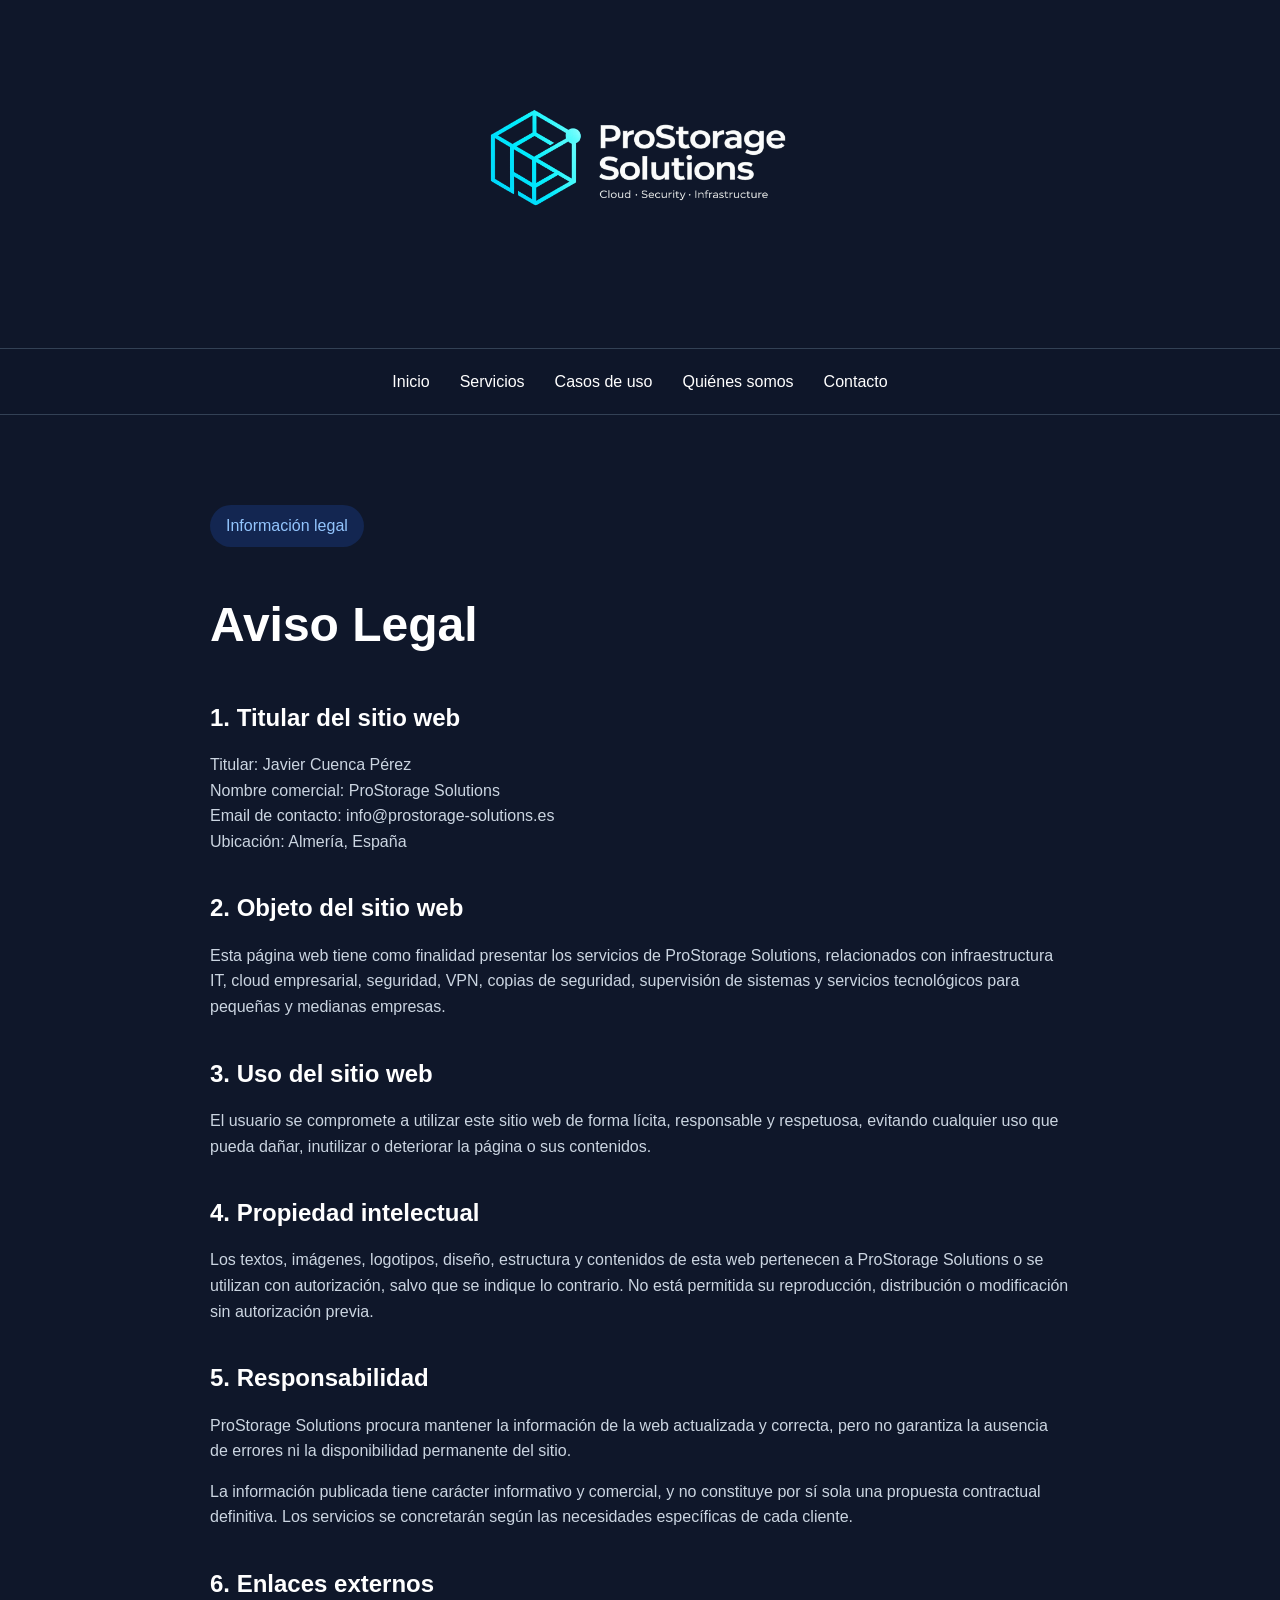
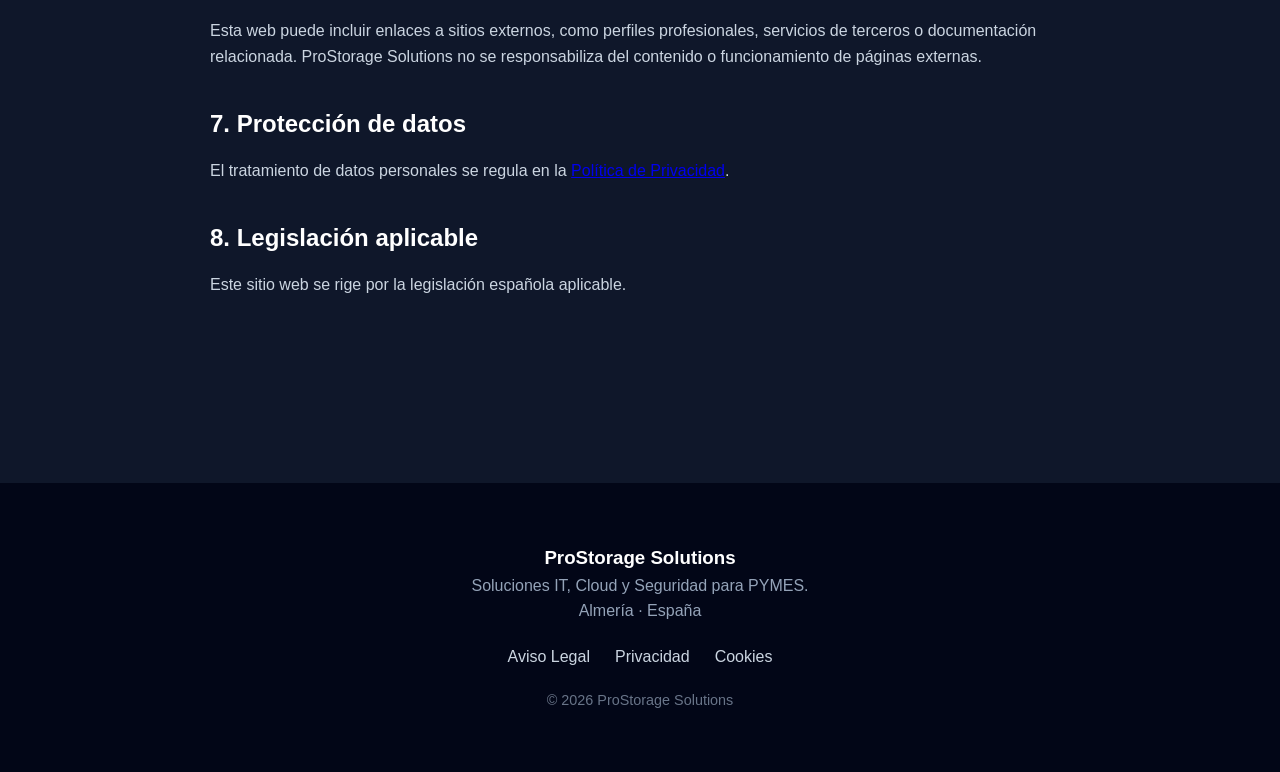
<file: aviso-legal.html>
<!DOCTYPE html>
<html lang="es">
<head>
    <meta charset="UTF-8">
    <meta name="viewport" content="width=device-width, initial-scale=1.0">
    <title>Aviso Legal | ProStorage Solutions</title>
    <meta name="description" content="Nube privada empresarial para PYMES con Nextcloud, VPN, backups y soporte gestionado.">
    <link rel="stylesheet" href="css/style.css">
    <link rel="icon" type="image/png" href="img/favicon.png">
    <link rel="stylesheet" href="https://cdnjs.cloudflare.com/ajax/libs/font-awesome/6.5.1/css/all.min.css">
    <title>ProStorage Solutions | Cloud, Seguridad e Infraestructura IT</title>

    <meta name="description"
      content="Soluciones IT para PYMES. Cloud empresarial, VPN, backups, monitorización, automatización y seguridad informática.">

    <meta name="keywords"
      content="cloud empresarial, nextcloud, wireguard, zabbix, wazuh, azure, terraform, seguridad informática">

    <meta name="author"
      content="Javier Cuenca Pérez">
          <!-- Google Analytics -->
    <script async src="https://www.googletagmanager.com/gtag/js?id=G-D8RNEHNSML"></script>
    <script>
        window.dataLayer = window.dataLayer || [];
        function gtag(){dataLayer.push(arguments);}
        gtag('js', new Date());

        gtag('config', 'G-D8RNEHNSML');
    </script>  
</head>
<body>

<header class="top-header">
    <a href="index.html">
        <img src="img/logo-horizontal.png" alt="ProStorage Solutions" class="company-logo">
    </a>
</header>

<nav>
    <a href="index.html">Inicio</a>
    <a href="index.html#services">Servicios</a>
    <a href="index.html#use-cases">Casos de uso</a>
    <a href="quienes-somos.html">Quiénes somos</a>
    <a href="index.html#contact">Contacto</a>
</nav>

<section class="legal-page">

    <span class="badge">Información legal</span>

    <h1>Aviso Legal</h1>

    <h2>1. Titular del sitio web</h2>

    <p>
        Titular: Javier Cuenca Pérez<br>
        Nombre comercial: ProStorage Solutions<br>
        Email de contacto: info@prostorage-solutions.es<br>
        Ubicación: Almería, España
    </p>

    <h2>2. Objeto del sitio web</h2>

    <p>
        Esta página web tiene como finalidad presentar los servicios de ProStorage Solutions,
        relacionados con infraestructura IT, cloud empresarial, seguridad, VPN, copias de seguridad,
        supervisión de sistemas y servicios tecnológicos para pequeñas y medianas empresas.
    </p>

    <h2>3. Uso del sitio web</h2>

    <p>
        El usuario se compromete a utilizar este sitio web de forma lícita, responsable y respetuosa,
        evitando cualquier uso que pueda dañar, inutilizar o deteriorar la página o sus contenidos.
    </p>

    <h2>4. Propiedad intelectual</h2>

    <p>
        Los textos, imágenes, logotipos, diseño, estructura y contenidos de esta web pertenecen
        a ProStorage Solutions o se utilizan con autorización, salvo que se indique lo contrario.
        No está permitida su reproducción, distribución o modificación sin autorización previa.
    </p>

    <h2>5. Responsabilidad</h2>

    <p>
        ProStorage Solutions procura mantener la información de la web actualizada y correcta,
        pero no garantiza la ausencia de errores ni la disponibilidad permanente del sitio.
    </p>

    <p>
        La información publicada tiene carácter informativo y comercial, y no constituye por sí sola
        una propuesta contractual definitiva. Los servicios se concretarán según las necesidades
        específicas de cada cliente.
    </p>

    <h2>6. Enlaces externos</h2>

    <p>
        Esta web puede incluir enlaces a sitios externos, como perfiles profesionales, servicios
        de terceros o documentación relacionada. ProStorage Solutions no se responsabiliza del
        contenido o funcionamiento de páginas externas.
    </p>

    <h2>7. Protección de datos</h2>

    <p>
        El tratamiento de datos personales se regula en la
        <a href="privacidad.html">Política de Privacidad</a>.
    </p>

    <h2>8. Legislación aplicable</h2>

    <p>
        Este sitio web se rige por la legislación española aplicable.
    </p>

</section>


<footer>

    <div class="footer-content">
        <h3>ProStorage Solutions</h3>

        <p>Soluciones IT, Cloud y Seguridad para PYMES.</p>

        <p>Almería · España</p>

        <div class="footer-links">
            <a href="aviso-legal.html">Aviso Legal</a>
            <a href="privacidad.html">Privacidad</a>
            <a href="cookies.html">Cookies</a>
        </div>

        <p class="footer-copy">
            © 2026 ProStorage Solutions
        </p>

    </div>

</footer>

</body>
</html>
</file>
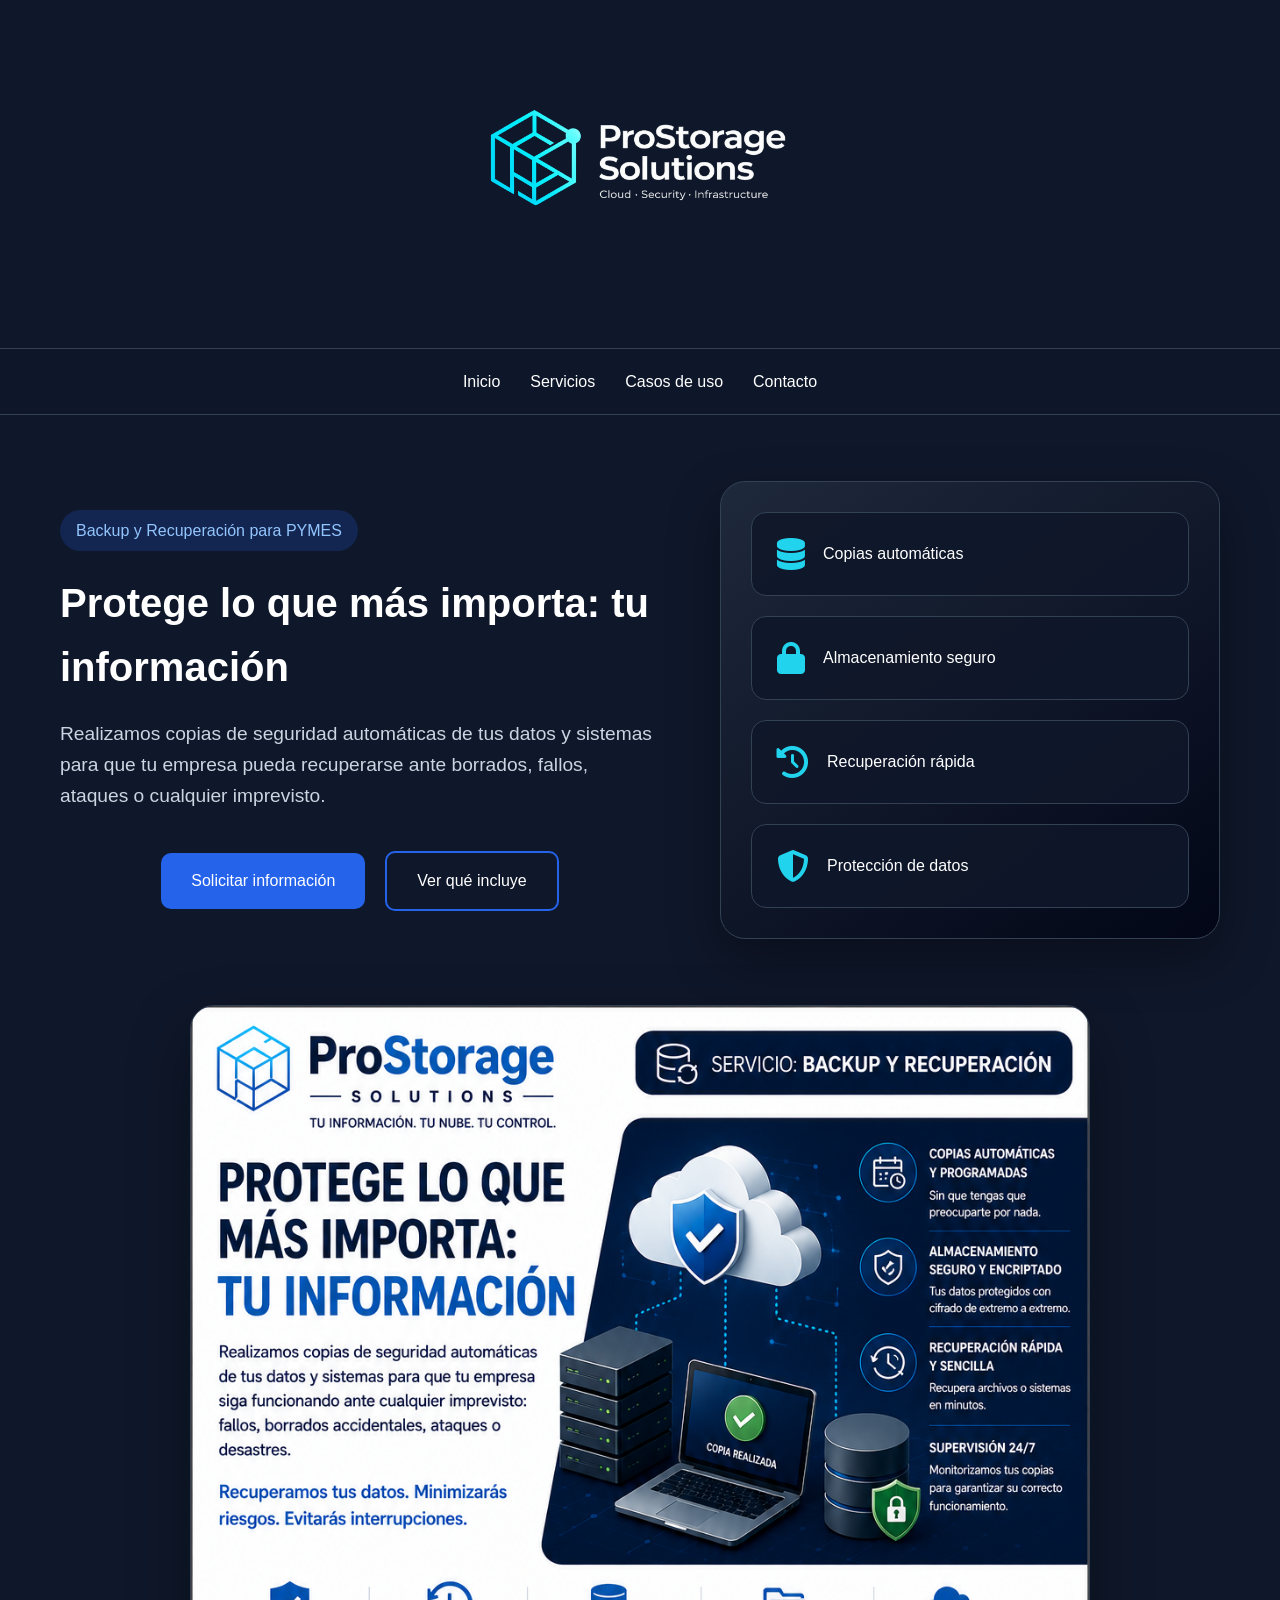
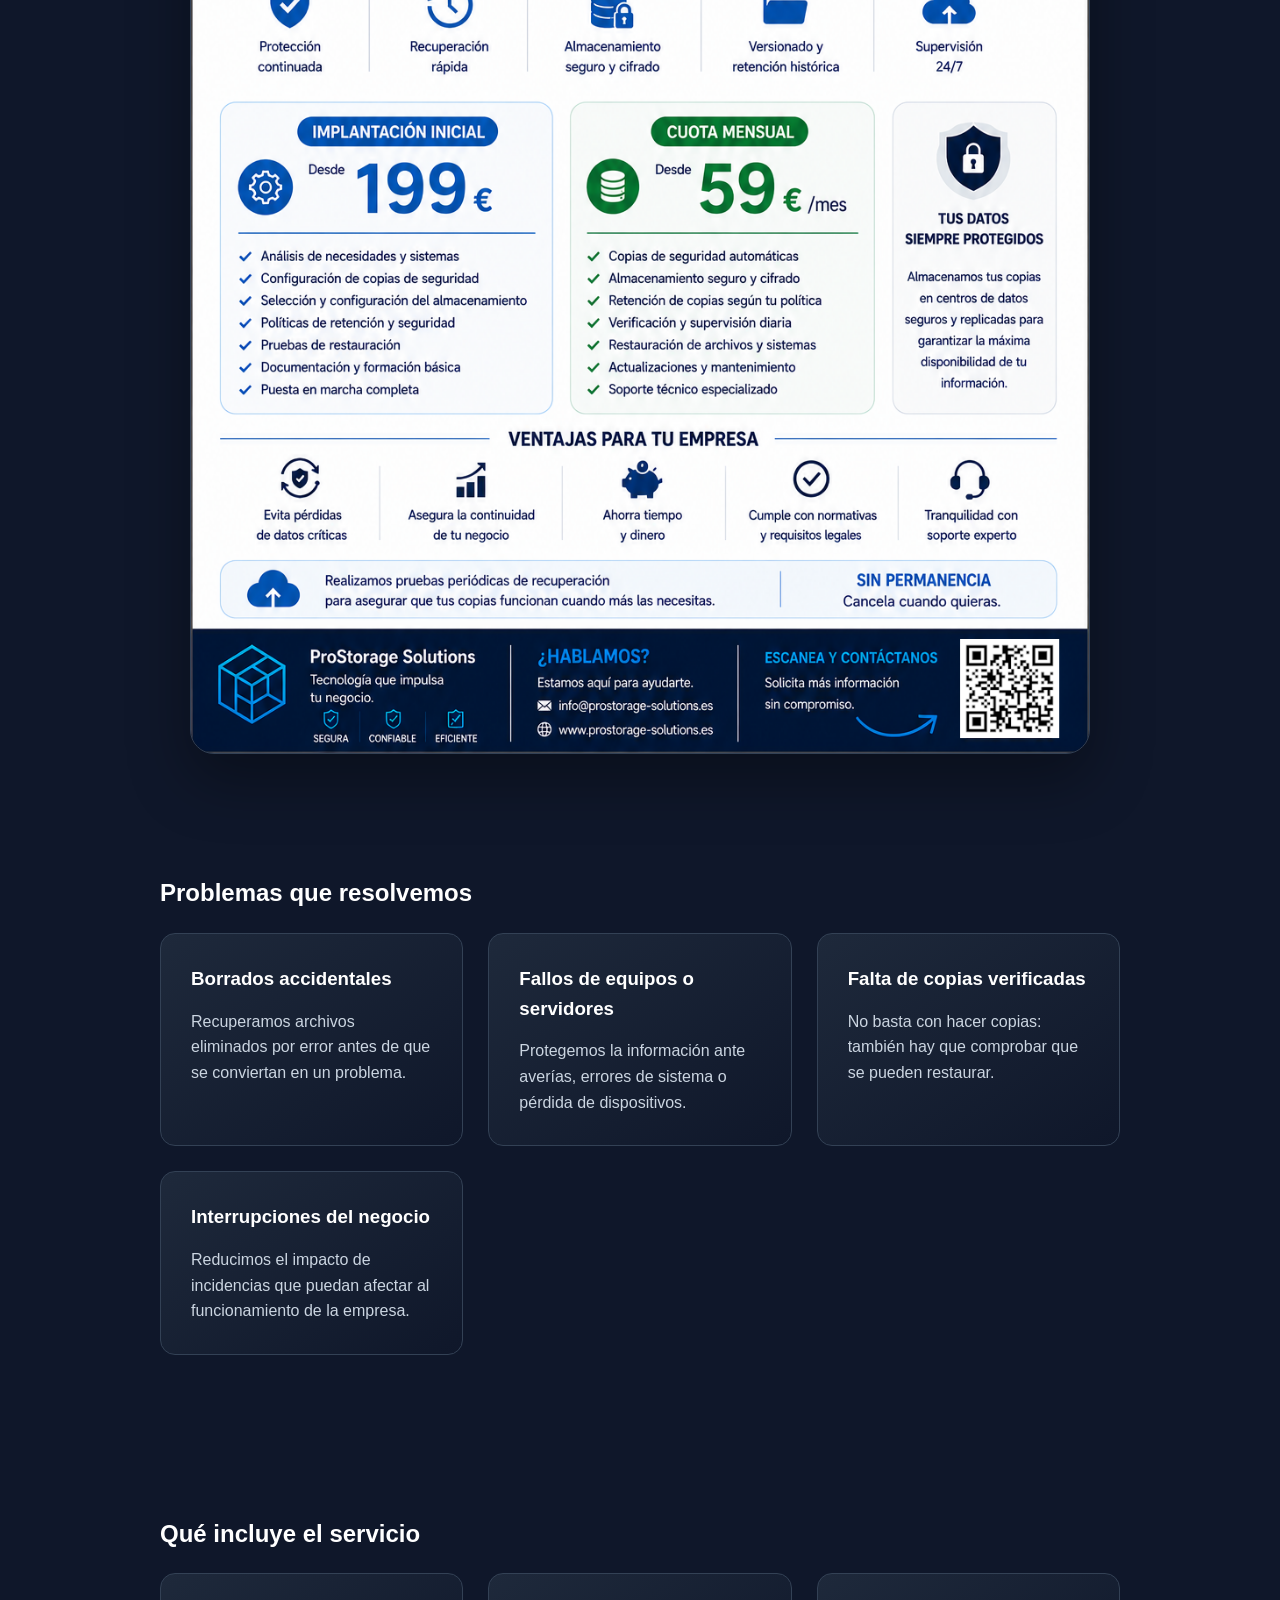
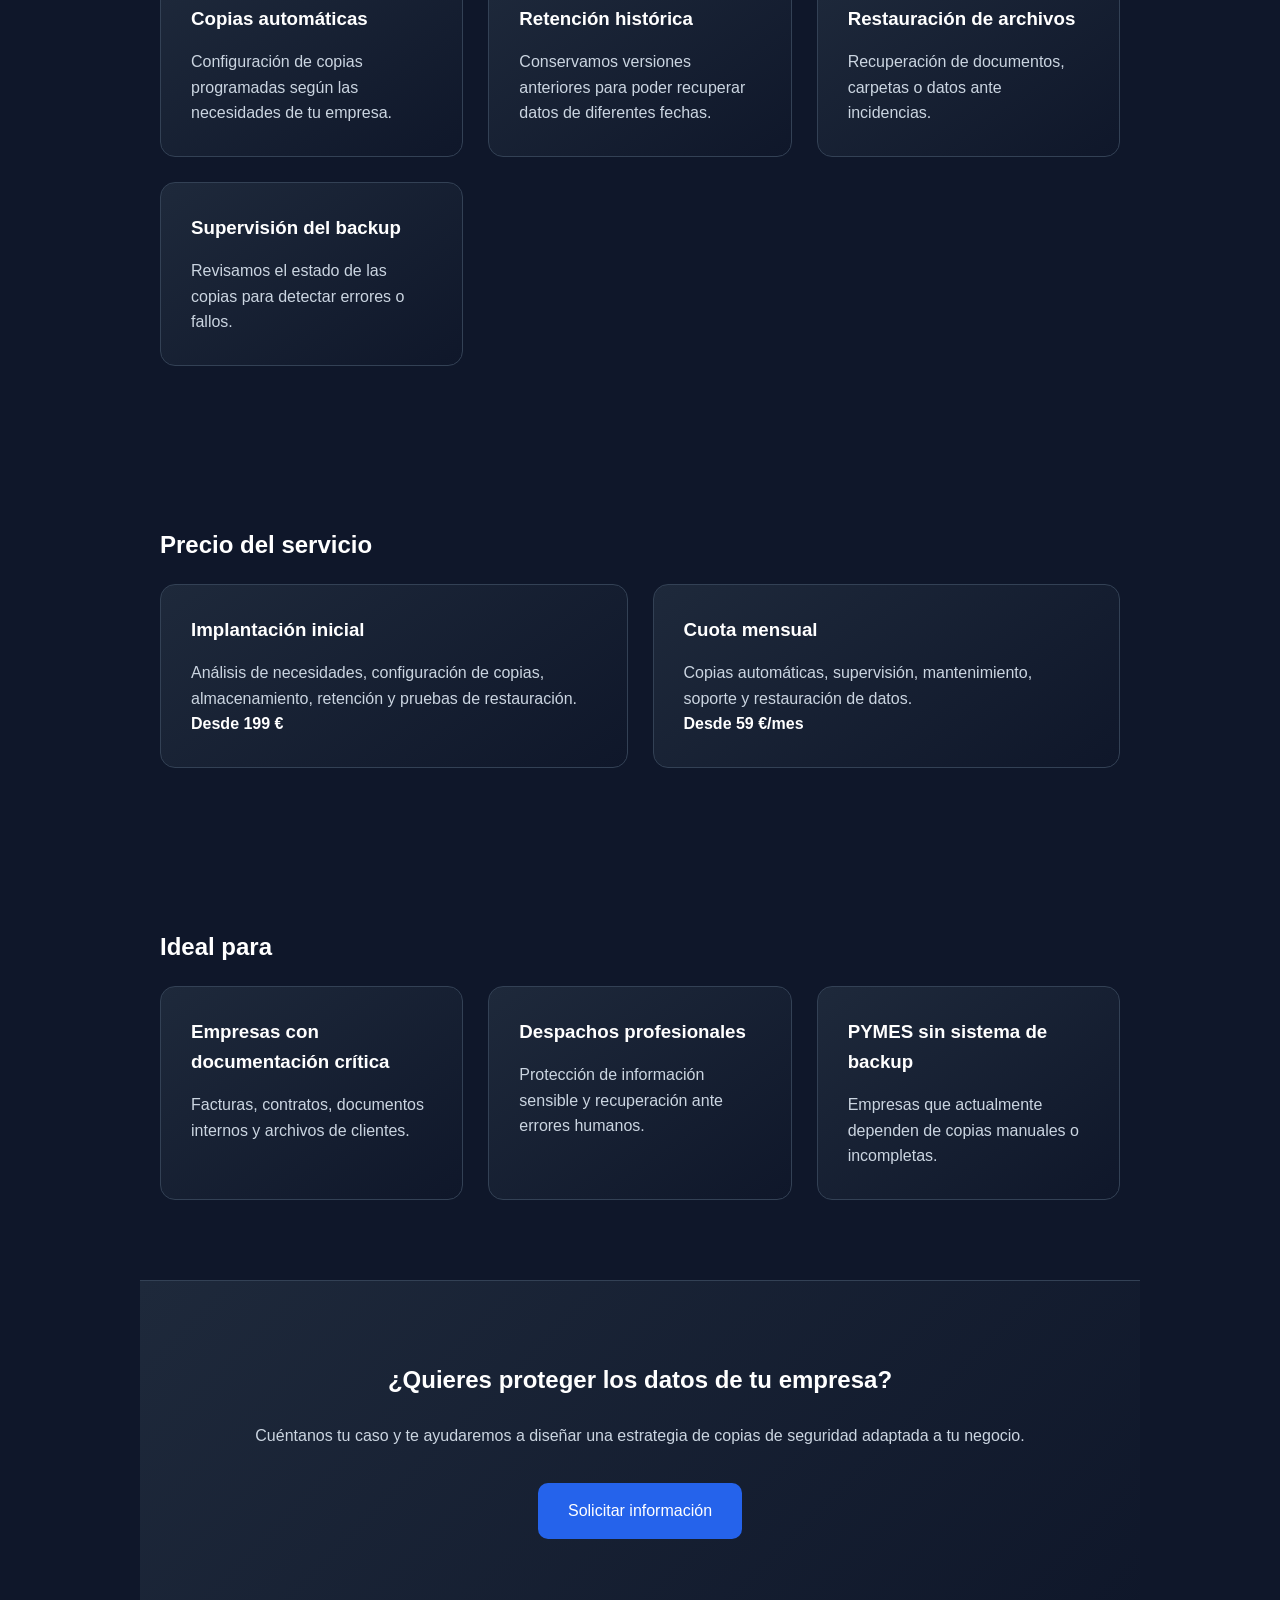
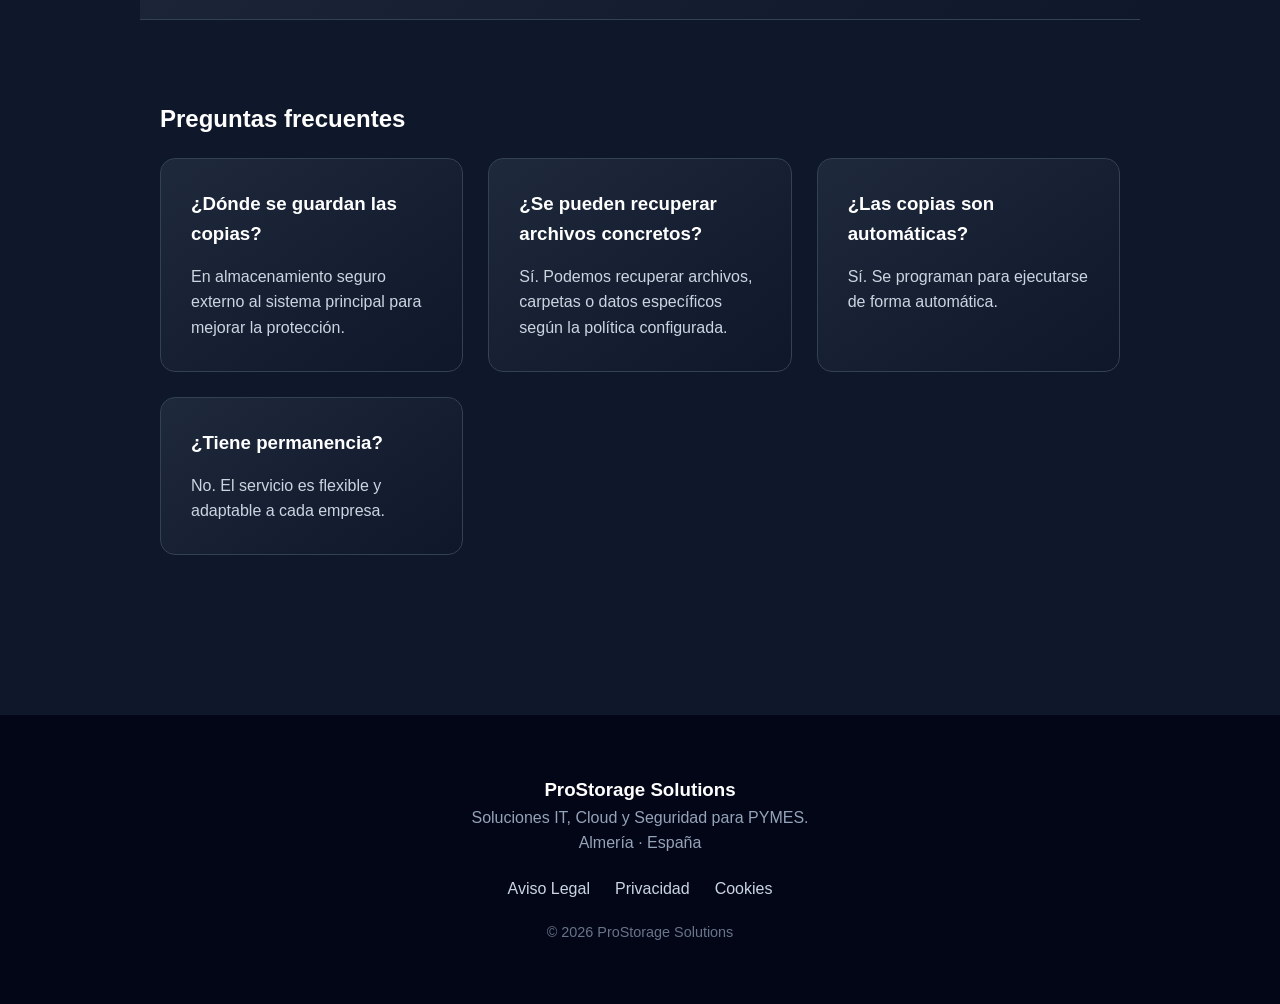
<file: backup.html>
<!DOCTYPE html>
<html lang="es">
<head>
    <meta charset="UTF-8">
    <meta name="viewport" content="width=device-width, initial-scale=1.0">
    <title>Cloud Empresarial | ProStorage Solutions</title>
    <meta name="description" content="Nube privada empresarial para PYMES con Nextcloud, VPN, backups y soporte gestionado.">
    <link rel="stylesheet" href="css/style.css">
    <link rel="icon" type="image/png" href="img/favicon.png">
    <link rel="stylesheet" href="https://cdnjs.cloudflare.com/ajax/libs/font-awesome/6.5.1/css/all.min.css">
    <title>ProStorage Solutions | Cloud, Seguridad e Infraestructura IT</title>

    <meta name="description"
      content="Soluciones IT para PYMES. Cloud empresarial, VPN, backups, monitorización, automatización y seguridad informática.">

    <meta name="keywords"
      content="cloud empresarial, nextcloud, wireguard, zabbix, wazuh, azure, terraform, seguridad informática">

    <meta name="author"
      content="Javier Cuenca Pérez">
            <!-- Google Analytics -->
    <script async src="https://www.googletagmanager.com/gtag/js?id=G-D8RNEHNSML"></script>
    <script>
        window.dataLayer = window.dataLayer || [];
        function gtag(){dataLayer.push(arguments);}
        gtag('js', new Date());

        gtag('config', 'G-D8RNEHNSML');
    </script>
</head>
<body>

<header class="top-header">
    <a href="index.html">
        <img src="img/logo-horizontal.png" alt="ProStorage Solutions" class="company-logo">
    </a>
</header>

<nav>
    <a href="index.html">Inicio</a>
    <a href="index.html#services">Servicios</a>
    <a href="index.html#use-cases">Casos de uso</a>
    <a href="index.html#contact">Contacto</a>
</nav>

<section id="hero">

    <div class="hero-content">

        <span class="badge">
            Backup y Recuperación para PYMES
        </span>

        <h2>
            Protege lo que más importa: tu información
        </h2>

        <p>
            Realizamos copias de seguridad automáticas de tus datos y sistemas
            para que tu empresa pueda recuperarse ante borrados, fallos,
            ataques o cualquier imprevisto.
        </p>

        <div class="hero-buttons">
            <a href="#contact" class="btn-primary">
                Solicitar información
            </a>

            <a href="#included" class="btn-secondary">
                Ver qué incluye
            </a>
        </div>

    </div>

    <div class="hero-panel">

        <div class="panel-card">
            <i class="fa-solid fa-database"></i>
            <span>Copias automáticas</span>
        </div>

        <div class="panel-card">
            <i class="fa-solid fa-lock"></i>
            <span>Almacenamiento seguro</span>
        </div>

        <div class="panel-card">
            <i class="fa-solid fa-clock-rotate-left"></i>
            <span>Recuperación rápida</span>
        </div>

        <div class="panel-card">
            <i class="fa-solid fa-shield-halved"></i>
            <span>Protección de datos</span>
        </div>

    </div>

</section>

<section class="service-image-section">
    <img
        src="img/services/backup-recuperacion.png"
        alt="Backup y Recuperación ProStorage Solutions"
        class="service-main-image">
</section>

<section>

    <h2>Problemas que resolvemos</h2>

    <div class="services-grid">

        <div class="service-card">
            <h3>Borrados accidentales</h3>
            <p>
                Recuperamos archivos eliminados por error antes de que se conviertan en un problema.
            </p>
        </div>

        <div class="service-card">
            <h3>Fallos de equipos o servidores</h3>
            <p>
                Protegemos la información ante averías, errores de sistema o pérdida de dispositivos.
            </p>
        </div>

        <div class="service-card">
            <h3>Falta de copias verificadas</h3>
            <p>
                No basta con hacer copias: también hay que comprobar que se pueden restaurar.
            </p>
        </div>

        <div class="service-card">
            <h3>Interrupciones del negocio</h3>
            <p>
                Reducimos el impacto de incidencias que puedan afectar al funcionamiento de la empresa.
            </p>
        </div>

    </div>

</section>


<section id="included">

    <h2>Qué incluye el servicio</h2>

    <div class="services-grid">

        <div class="service-card">
            <h3>Copias automáticas</h3>
            <p>
                Configuración de copias programadas según las necesidades de tu empresa.
            </p>
        </div>

        <div class="service-card">
            <h3>Retención histórica</h3>
            <p>
                Conservamos versiones anteriores para poder recuperar datos de diferentes fechas.
            </p>
        </div>

        <div class="service-card">
            <h3>Restauración de archivos</h3>
            <p>
                Recuperación de documentos, carpetas o datos ante incidencias.
            </p>
        </div>

        <div class="service-card">
            <h3>Supervisión del backup</h3>
            <p>
                Revisamos el estado de las copias para detectar errores o fallos.
            </p>
        </div>

    </div>

</section>

<section>

    <h2>Precio del servicio</h2>

    <div class="services-grid">

        <div class="service-card">

            <h3>Implantación inicial</h3>

            <p>
                Análisis de necesidades, configuración de copias,
                almacenamiento, retención y pruebas de restauración.
            </p>

            <strong>Desde 199 €</strong>

        </div>

        <div class="service-card">

            <h3>Cuota mensual</h3>

            <p>
                Copias automáticas, supervisión, mantenimiento,
                soporte y restauración de datos.
            </p>

            <strong>Desde 59 €/mes</strong>

        </div>

    </div>

</section>

<section>

    <h2>Ideal para</h2>

    <div class="services-grid">

        <div class="service-card">
            <h3>Empresas con documentación crítica</h3>
            <p>
                Facturas, contratos, documentos internos y archivos de clientes.
            </p>
        </div>

        <div class="service-card">
            <h3>Despachos profesionales</h3>
            <p>
                Protección de información sensible y recuperación ante errores humanos.
            </p>
        </div>

        <div class="service-card">
            <h3>PYMES sin sistema de backup</h3>
            <p>
                Empresas que actualmente dependen de copias manuales o incompletas.
            </p>
        </div>

    </div>

</section>

<section class="final-cta" id="contact">
    <h2>¿Quieres proteger los datos de tu empresa?</h2>
    <p>
        Cuéntanos tu caso y te ayudaremos a diseñar una estrategia de copias de seguridad adaptada a tu negocio.
    </p>
    <a href="mailto:info@prostorage-solutions.es?subject=Consulta%20Backup%20y%20Recuperacion" class="btn-primary">
        Solicitar información
    </a>
</section>

<section id="faq">

    <h2>Preguntas frecuentes</h2>

    <div class="services-grid">

        <div class="service-card">
            <h3>¿Dónde se guardan las copias?</h3>
            <p>
                En almacenamiento seguro externo al sistema principal para mejorar la protección.
            </p>
        </div>

        <div class="service-card">
            <h3>¿Se pueden recuperar archivos concretos?</h3>
            <p>
                Sí. Podemos recuperar archivos, carpetas o datos específicos según la política configurada.
            </p>
        </div>

        <div class="service-card">
            <h3>¿Las copias son automáticas?</h3>
            <p>
                Sí. Se programan para ejecutarse de forma automática.
            </p>
        </div>

        <div class="service-card">
            <h3>¿Tiene permanencia?</h3>
            <p>
                No. El servicio es flexible y adaptable a cada empresa.
            </p>
        </div>

    </div>

</section>


<footer>

    <div class="footer-content">
        <h3>ProStorage Solutions</h3>

        <p>Soluciones IT, Cloud y Seguridad para PYMES.</p>

        <p>Almería · España</p>

        <div class="footer-links">
            <a href="aviso-legal.html">Aviso Legal</a>
            <a href="privacidad.html">Privacidad</a>
            <a href="cookies.html">Cookies</a>
        </div>

        <p class="footer-copy">
            © 2026 ProStorage Solutions
        </p>

    </div>

</footer>

</body>
</html>
</file>
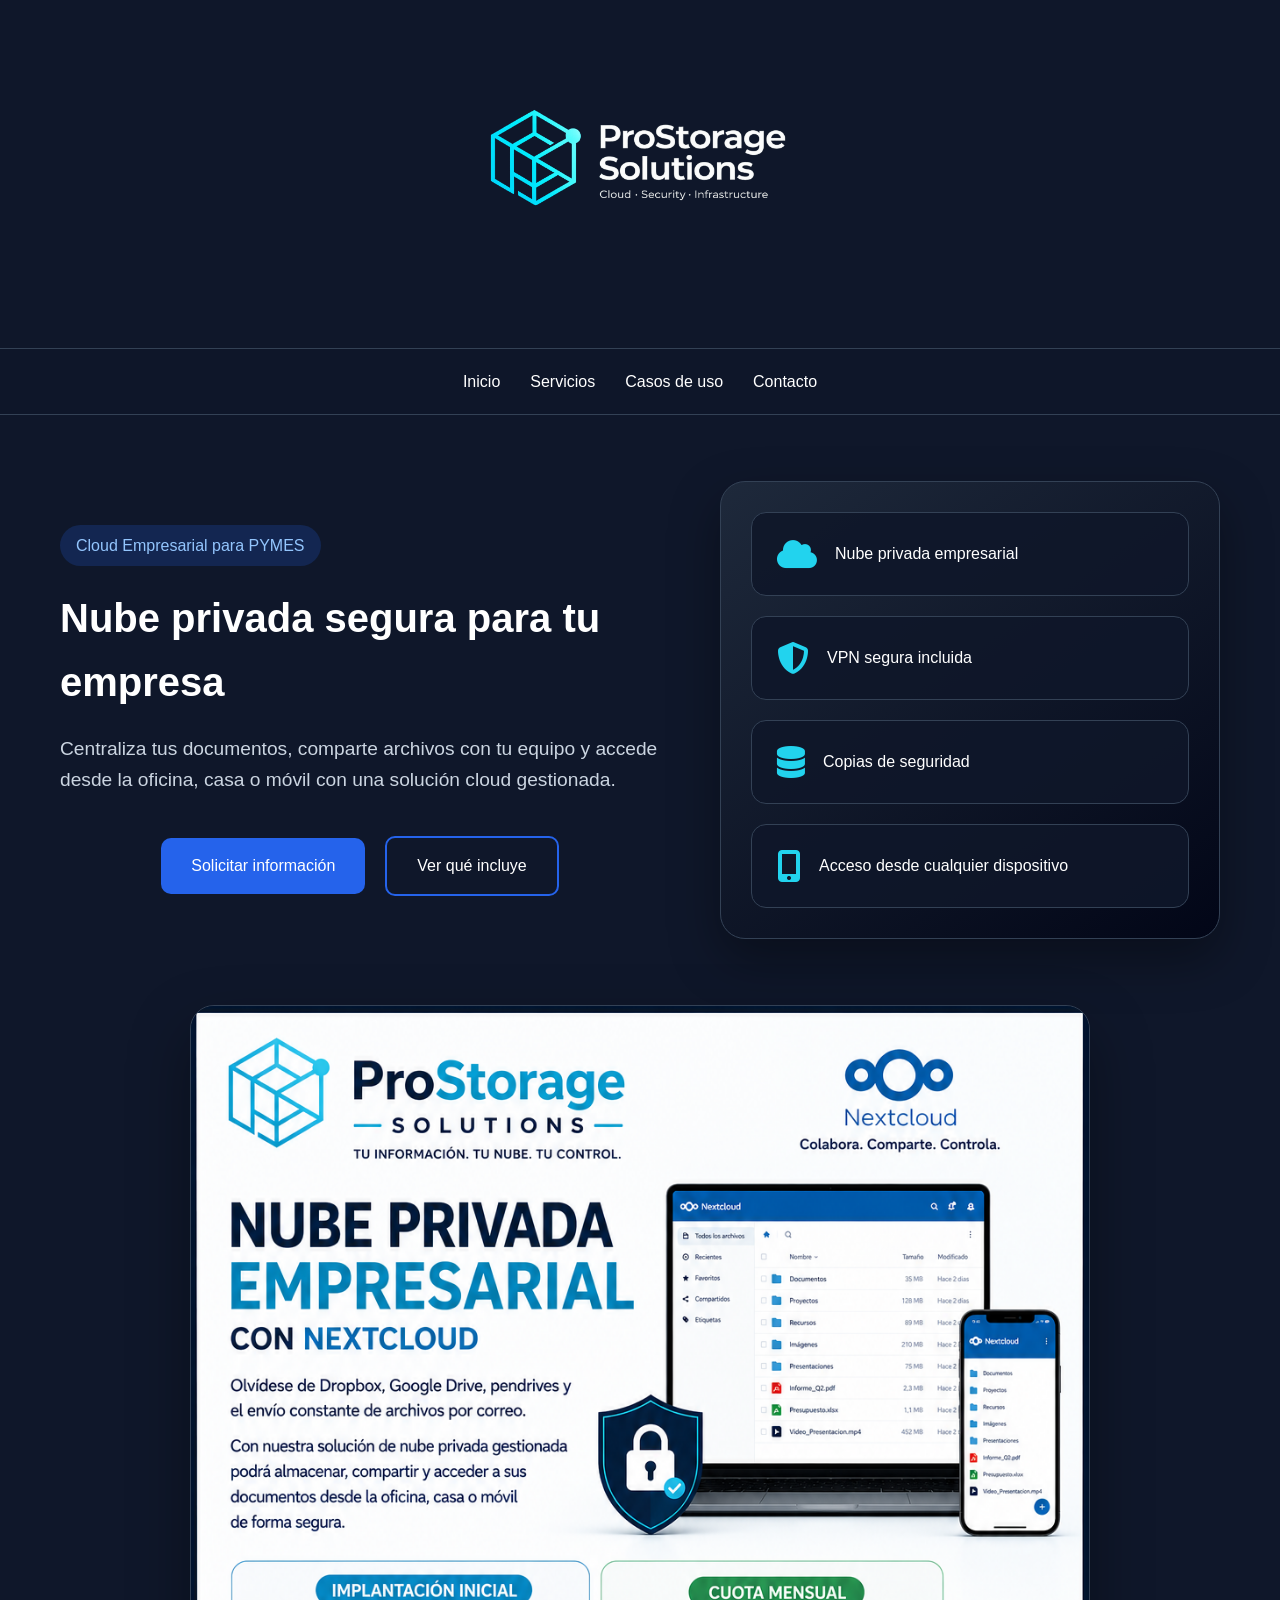
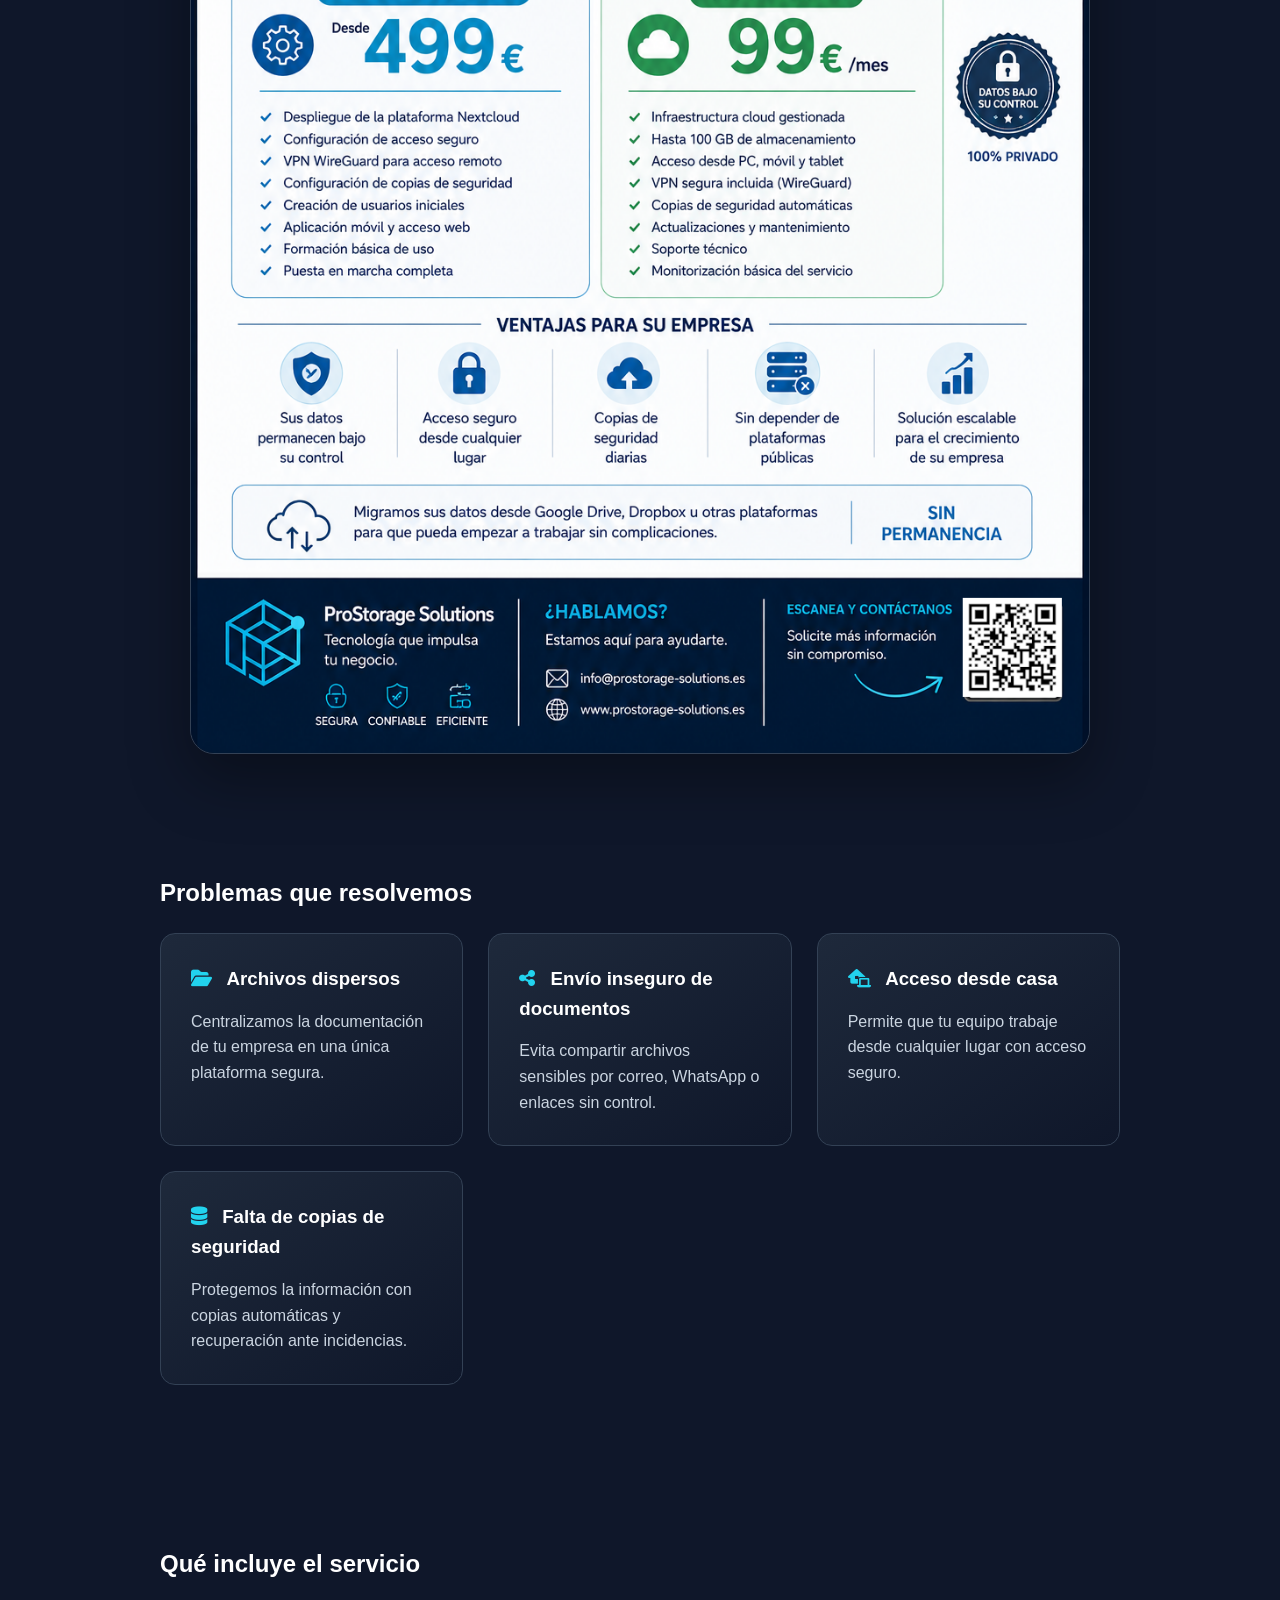
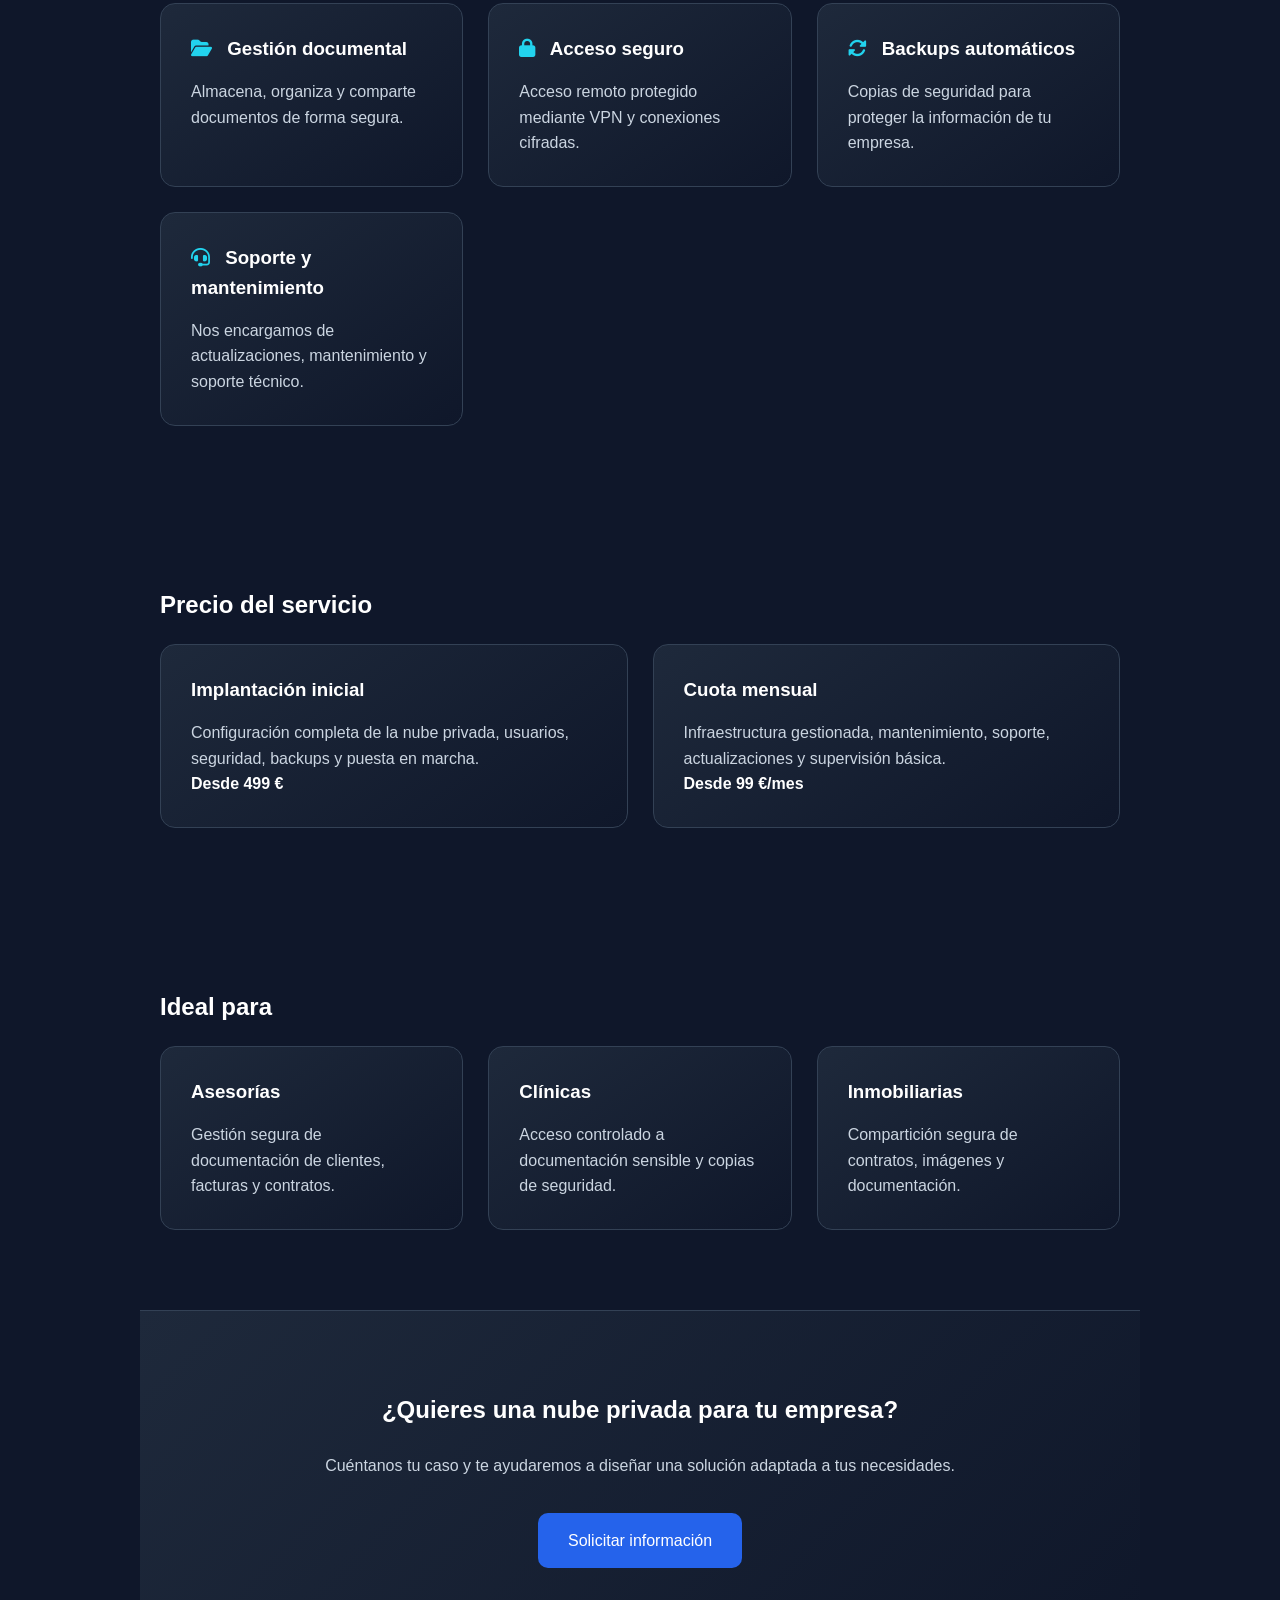
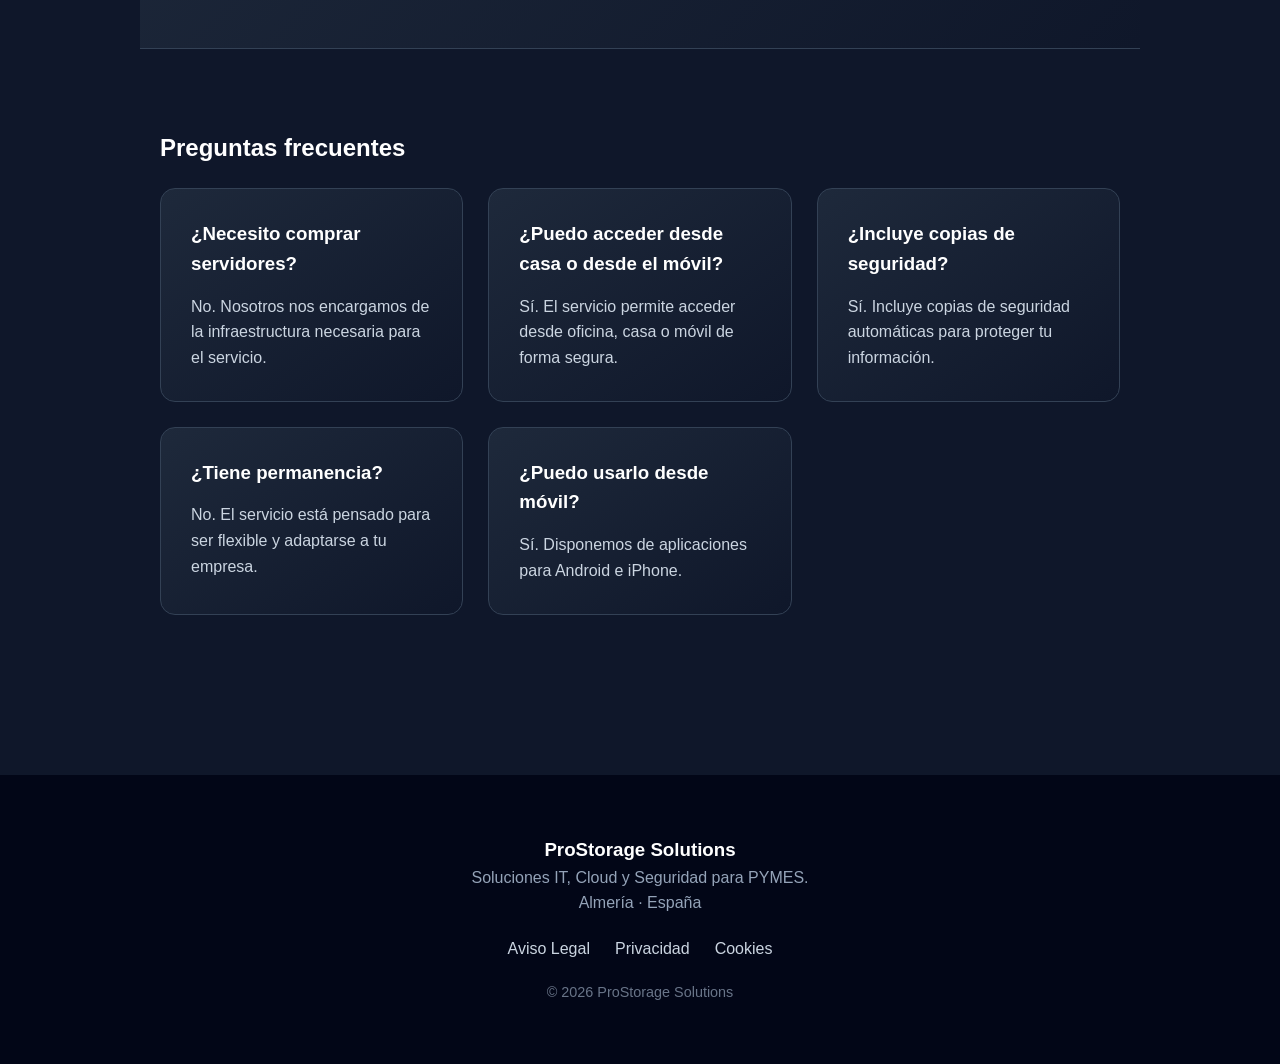
<file: cloud.html>
<!DOCTYPE html>
<html lang="es">
<head>
    <meta charset="UTF-8">
    <meta name="viewport" content="width=device-width, initial-scale=1.0">
    <title>Cloud Empresarial | ProStorage Solutions</title>
    <meta name="description" content="Nube privada empresarial para PYMES con Nextcloud, VPN, backups y soporte gestionado.">
    <link rel="stylesheet" href="css/style.css">
    <link rel="icon" type="image/png" href="img/favicon.png">
    <link rel="stylesheet" href="https://cdnjs.cloudflare.com/ajax/libs/font-awesome/6.5.1/css/all.min.css">
    <title>ProStorage Solutions | Cloud, Seguridad e Infraestructura IT</title>

    <meta name="description"
      content="Soluciones IT para PYMES. Cloud empresarial, VPN, backups, monitorización, automatización y seguridad informática.">

    <meta name="keywords"
      content="cloud empresarial, nextcloud, wireguard, zabbix, wazuh, azure, terraform, seguridad informática">

    <meta name="author"
      content="Javier Cuenca Pérez">
            <!-- Google Analytics -->
    <script async src="https://www.googletagmanager.com/gtag/js?id=G-D8RNEHNSML"></script>
    <script>
        window.dataLayer = window.dataLayer || [];
        function gtag(){dataLayer.push(arguments);}
        gtag('js', new Date());

        gtag('config', 'G-D8RNEHNSML');
    </script>
</head>
<body>

<header class="top-header">
    <a href="index.html">
        <img src="img/logo-horizontal.png" alt="ProStorage Solutions" class="company-logo">
    </a>
</header>

<nav>
    <a href="index.html">Inicio</a>
    <a href="index.html#services">Servicios</a>
    <a href="index.html#use-cases">Casos de uso</a>
    <a href="index.html#contact">Contacto</a>
</nav>

<section id="hero">
    <div class="hero-content">
        <span class="badge">Cloud Empresarial para PYMES</span>

        <h2>Nube privada segura para tu empresa</h2>

        <p>
            Centraliza tus documentos, comparte archivos con tu equipo y accede
            desde la oficina, casa o móvil con una solución cloud gestionada.
        </p>

        <div class="hero-buttons">
            <a href="#contact" class="btn-primary">Solicitar información</a>
            <a href="#included" class="btn-secondary">Ver qué incluye</a>
        </div>
    </div>

    <div class="hero-panel">
        <div class="panel-card">
            <i class="fa-solid fa-cloud"></i>
            <span>Nube privada empresarial</span>
        </div>

        <div class="panel-card">
            <i class="fa-solid fa-shield-halved"></i>
            <span>VPN segura incluida</span>
        </div>

        <div class="panel-card">
            <i class="fa-solid fa-database"></i>
            <span>Copias de seguridad</span>
        </div>

        <div class="panel-card">
            <i class="fa-solid fa-mobile-screen-button"></i>
            <span>Acceso desde cualquier dispositivo</span>
        </div>
    </div>
</section>

<section class="service-image-section">
    <img 
        src="img/services/cloud-empresarial.png" 
        alt="Cloud Empresarial ProStorage Solutions" 
        class="service-main-image"
    >
</section>

<section>
    <h2>Problemas que resolvemos</h2>

    <div class="services-grid">
        <div class="service-card">
            <h3><i class="fa-solid fa-folder-open"></i> Archivos dispersos</h3>
            <p>Centralizamos la documentación de tu empresa en una única plataforma segura.</p>
        </div>

        <div class="service-card">
            <h3><i class="fa-solid fa-share-nodes"></i> Envío inseguro de documentos</h3>
            <p>Evita compartir archivos sensibles por correo, WhatsApp o enlaces sin control.</p>
        </div>

        <div class="service-card">
            <h3><i class="fa-solid fa-house-laptop"></i> Acceso desde casa</h3>
            <p>Permite que tu equipo trabaje desde cualquier lugar con acceso seguro.</p>
        </div>

        <div class="service-card">
            <h3><i class="fa-solid fa-database"></i> Falta de copias de seguridad</h3>
            <p>Protegemos la información con copias automáticas y recuperación ante incidencias.</p>
        </div>
    </div>
</section>


<section id="included">
    <h2>Qué incluye el servicio</h2>

    <div class="services-grid">
        <div class="service-card">
            <h3><i class="fa-solid fa-folder-open"></i> Gestión documental</h3>
            <p>Almacena, organiza y comparte documentos de forma segura.</p>
        </div>

        <div class="service-card">
            <h3><i class="fa-solid fa-lock"></i> Acceso seguro</h3>
            <p>Acceso remoto protegido mediante VPN y conexiones cifradas.</p>
        </div>

        <div class="service-card">
            <h3><i class="fa-solid fa-rotate"></i> Backups automáticos</h3>
            <p>Copias de seguridad para proteger la información de tu empresa.</p>
        </div>

        <div class="service-card">
            <h3><i class="fa-solid fa-headset"></i> Soporte y mantenimiento</h3>
            <p>Nos encargamos de actualizaciones, mantenimiento y soporte técnico.</p>
        </div>
    </div>
</section>

<section>
    <h2>Precio del servicio</h2>

    <div class="services-grid">
        <div class="service-card">
            <h3>Implantación inicial</h3>
            <p>Configuración completa de la nube privada, usuarios, seguridad, backups y puesta en marcha.</p>
            <strong>Desde 499 €</strong>
        </div>

        <div class="service-card">
            <h3>Cuota mensual</h3>
            <p>Infraestructura gestionada, mantenimiento, soporte, actualizaciones y supervisión básica.</p>
            <strong>Desde 99 €/mes</strong>
        </div>
    </div>
</section>

<section>
    <h2>Ideal para</h2>

    <div class="services-grid">
        <div class="service-card">
            <h3>Asesorías</h3>
            <p>Gestión segura de documentación de clientes, facturas y contratos.</p>
        </div>

        <div class="service-card">
            <h3>Clínicas</h3>
            <p>Acceso controlado a documentación sensible y copias de seguridad.</p>
        </div>

        <div class="service-card">
            <h3>Inmobiliarias</h3>
            <p>Compartición segura de contratos, imágenes y documentación.</p>
        </div>
    </div>
</section>

<section class="final-cta" id="contact">
    <h2>¿Quieres una nube privada para tu empresa?</h2>
    <p>
        Cuéntanos tu caso y te ayudaremos a diseñar una solución adaptada a tus necesidades.
    </p>
    <a href="mailto:info@prostorage-solutions.es?subject=Consulta%20Cloud%20Empresarial" class="btn-primary">
        Solicitar información
    </a>
</section>

<section id="faq">
    <h2>Preguntas frecuentes</h2>

    <div class="services-grid">
        <div class="service-card">
            <h3>¿Necesito comprar servidores?</h3>
            <p>No. Nosotros nos encargamos de la infraestructura necesaria para el servicio.</p>
        </div>

        <div class="service-card">
            <h3>¿Puedo acceder desde casa o desde el móvil?</h3>
            <p>Sí. El servicio permite acceder desde oficina, casa o móvil de forma segura.</p>
        </div>

        <div class="service-card">
            <h3>¿Incluye copias de seguridad?</h3>
            <p>Sí. Incluye copias de seguridad automáticas para proteger tu información.</p>
        </div>

        <div class="service-card">
            <h3>¿Tiene permanencia?</h3>
            <p>No. El servicio está pensado para ser flexible y adaptarse a tu empresa.</p>
        </div>
        <div class="service-card">
            <h3>¿Puedo usarlo desde móvil?</h3>
            <p>Sí. Disponemos de aplicaciones para Android e iPhone.</p>
        </div>
    </div>
</section>


<footer>

    <div class="footer-content">
        <h3>ProStorage Solutions</h3>

        <p>Soluciones IT, Cloud y Seguridad para PYMES.</p>

        <p>Almería · España</p>

        <div class="footer-links">
            <a href="aviso-legal.html">Aviso Legal</a>
            <a href="privacidad.html">Privacidad</a>
            <a href="cookies.html">Cookies</a>
        </div>

        <p class="footer-copy">
            © 2026 ProStorage Solutions
        </p>

    </div>

</footer>

</body>
</html>
</file>
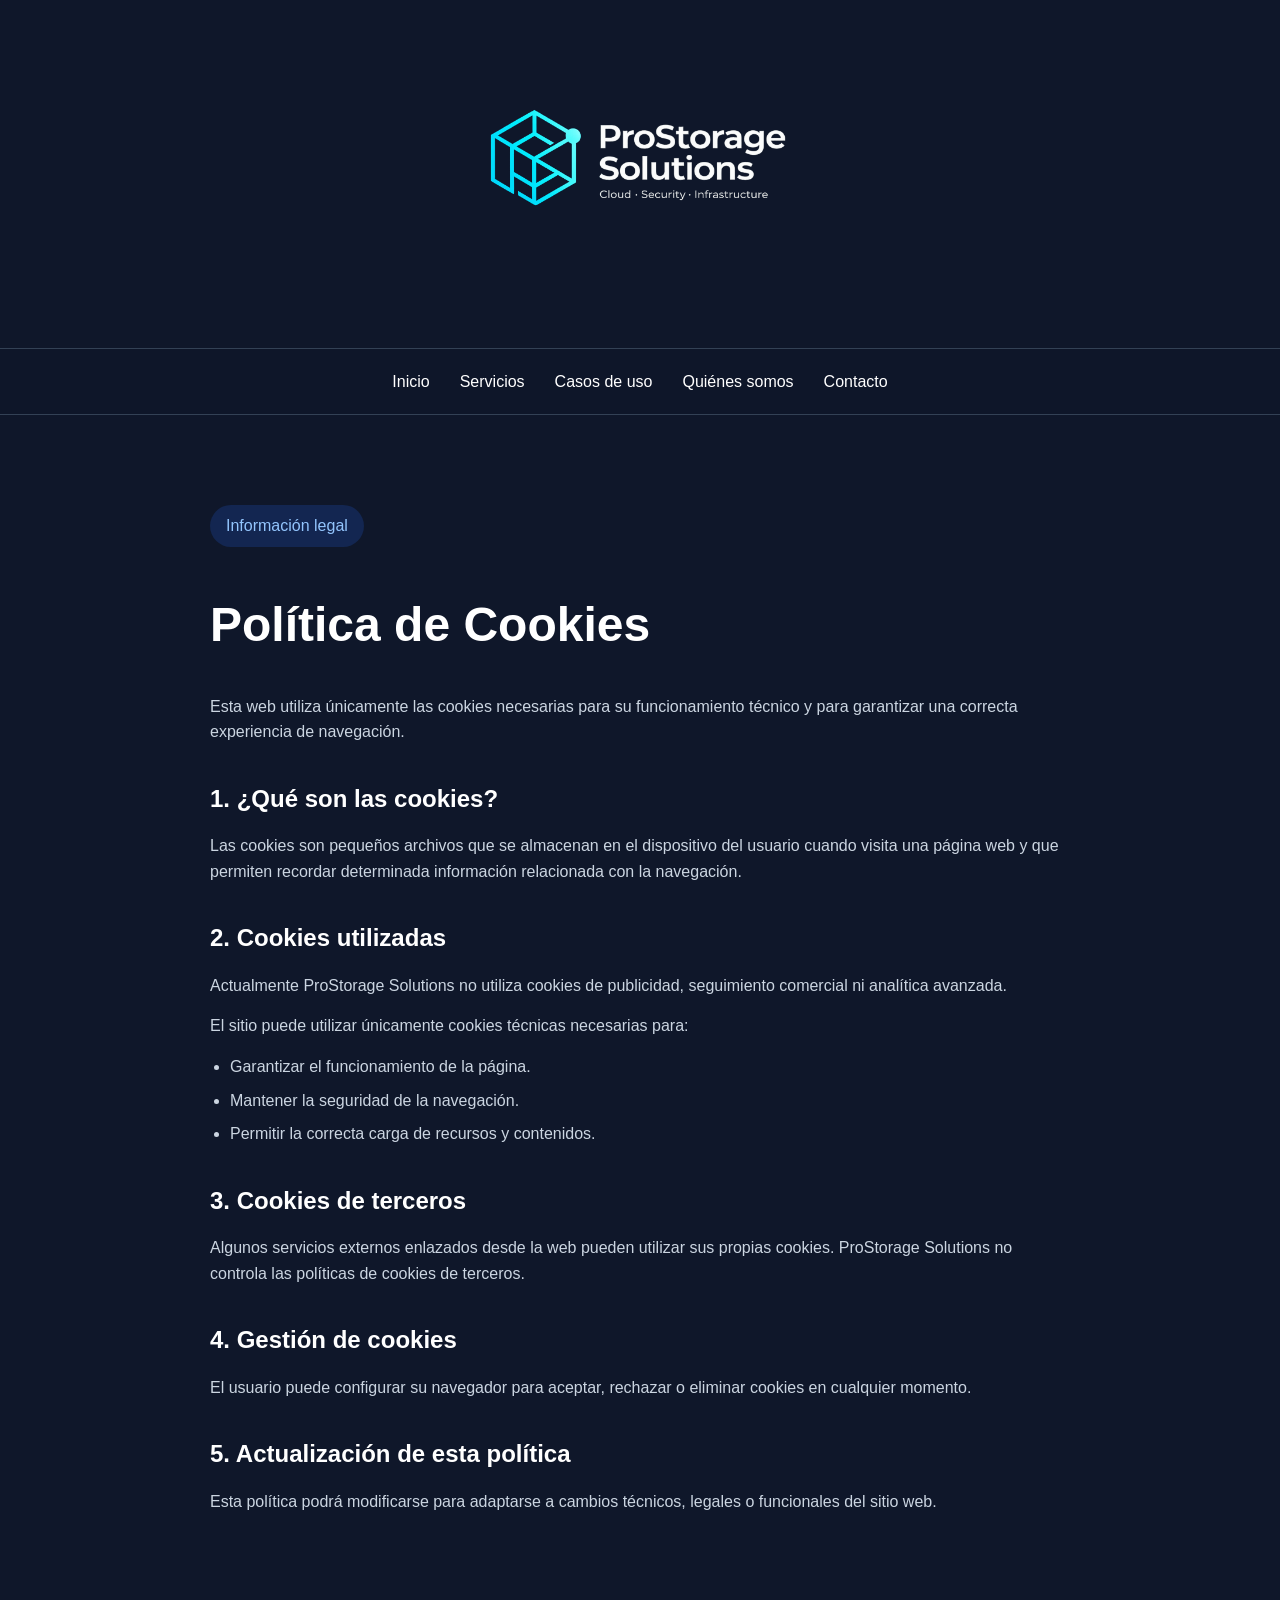
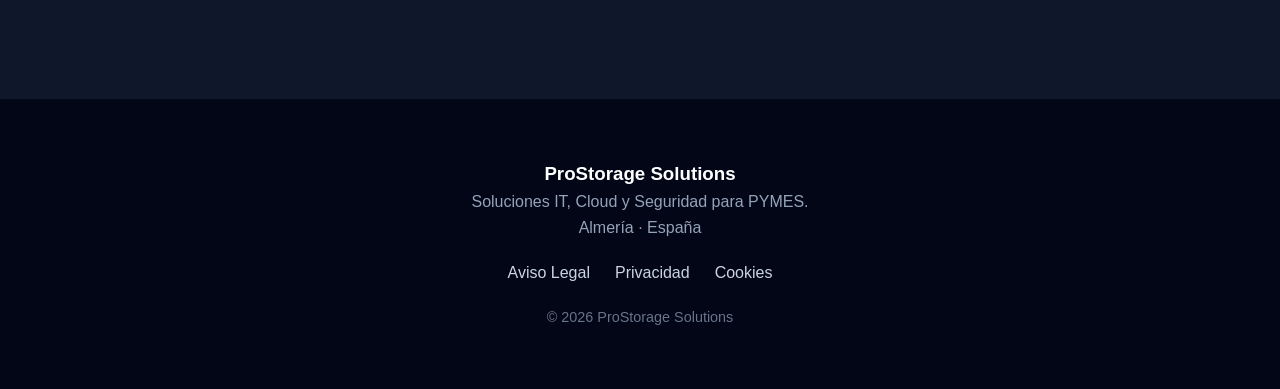
<file: cookies.html>
<!DOCTYPE html>
<html lang="es">
<head>
    <meta charset="UTF-8">
    <meta name="viewport" content="width=device-width, initial-scale=1.0">
    <title>Política de Cookies | ProStorage Solutions</title>
    <meta name="description" content="Nube privada empresarial para PYMES con Nextcloud, VPN, backups y soporte gestionado.">
    <link rel="stylesheet" href="css/style.css">
    <link rel="icon" type="image/png" href="img/favicon.png">
    <link rel="stylesheet" href="https://cdnjs.cloudflare.com/ajax/libs/font-awesome/6.5.1/css/all.min.css">
    <title>ProStorage Solutions | Cloud, Seguridad e Infraestructura IT</title>

    <meta name="description"
      content="Soluciones IT para PYMES. Cloud empresarial, VPN, backups, monitorización, automatización y seguridad informática.">

    <meta name="keywords"
      content="cloud empresarial, nextcloud, wireguard, zabbix, wazuh, azure, terraform, seguridad informática">

    <meta name="author"
      content="Javier Cuenca Pérez">
            <!-- Google Analytics -->
    <script async src="https://www.googletagmanager.com/gtag/js?id=G-D8RNEHNSML"></script>
    <script>
        window.dataLayer = window.dataLayer || [];
        function gtag(){dataLayer.push(arguments);}
        gtag('js', new Date());

        gtag('config', 'G-D8RNEHNSML');
    </script>
</head>
<body>

<header class="top-header">
    <a href="index.html">
        <img src="img/logo-horizontal.png" alt="ProStorage Solutions" class="company-logo">
    </a>
</header>

<nav>
    <a href="index.html">Inicio</a>
    <a href="index.html#services">Servicios</a>
    <a href="index.html#use-cases">Casos de uso</a>
    <a href="quienes-somos.html">Quiénes somos</a>
    <a href="index.html#contact">Contacto</a>
</nav>

<section class="legal-page">

    <span class="badge">Información legal</span>

    <h1>Política de Cookies</h1>

    <p>
        Esta web utiliza únicamente las cookies necesarias para su funcionamiento técnico
        y para garantizar una correcta experiencia de navegación.
    </p>

    <h2>1. ¿Qué son las cookies?</h2>

    <p>
        Las cookies son pequeños archivos que se almacenan en el dispositivo del usuario
        cuando visita una página web y que permiten recordar determinada información
        relacionada con la navegación.
    </p>

    <h2>2. Cookies utilizadas</h2>

    <p>
        Actualmente ProStorage Solutions no utiliza cookies de publicidad,
        seguimiento comercial ni analítica avanzada.
    </p>

    <p>
        El sitio puede utilizar únicamente cookies técnicas necesarias para:
    </p>

    <ul class="custom-list">
        <li>Garantizar el funcionamiento de la página.</li>
        <li>Mantener la seguridad de la navegación.</li>
        <li>Permitir la correcta carga de recursos y contenidos.</li>
    </ul>

    <h2>3. Cookies de terceros</h2>

    <p>
        Algunos servicios externos enlazados desde la web pueden utilizar sus propias
        cookies. ProStorage Solutions no controla las políticas de cookies de terceros.
    </p>

    <h2>4. Gestión de cookies</h2>

    <p>
        El usuario puede configurar su navegador para aceptar, rechazar o eliminar
        cookies en cualquier momento.
    </p>

    <h2>5. Actualización de esta política</h2>

    <p>
        Esta política podrá modificarse para adaptarse a cambios técnicos, legales
        o funcionales del sitio web.
    </p>

</section>


<footer>

    <div class="footer-content">
        <h3>ProStorage Solutions</h3>

        <p>Soluciones IT, Cloud y Seguridad para PYMES.</p>

        <p>Almería · España</p>

        <div class="footer-links">
            <a href="aviso-legal.html">Aviso Legal</a>
            <a href="privacidad.html">Privacidad</a>
            <a href="cookies.html">Cookies</a>
        </div>

        <p class="footer-copy">
            © 2026 ProStorage Solutions
        </p>

    </div>

</footer>

</body>
</html>
</file>
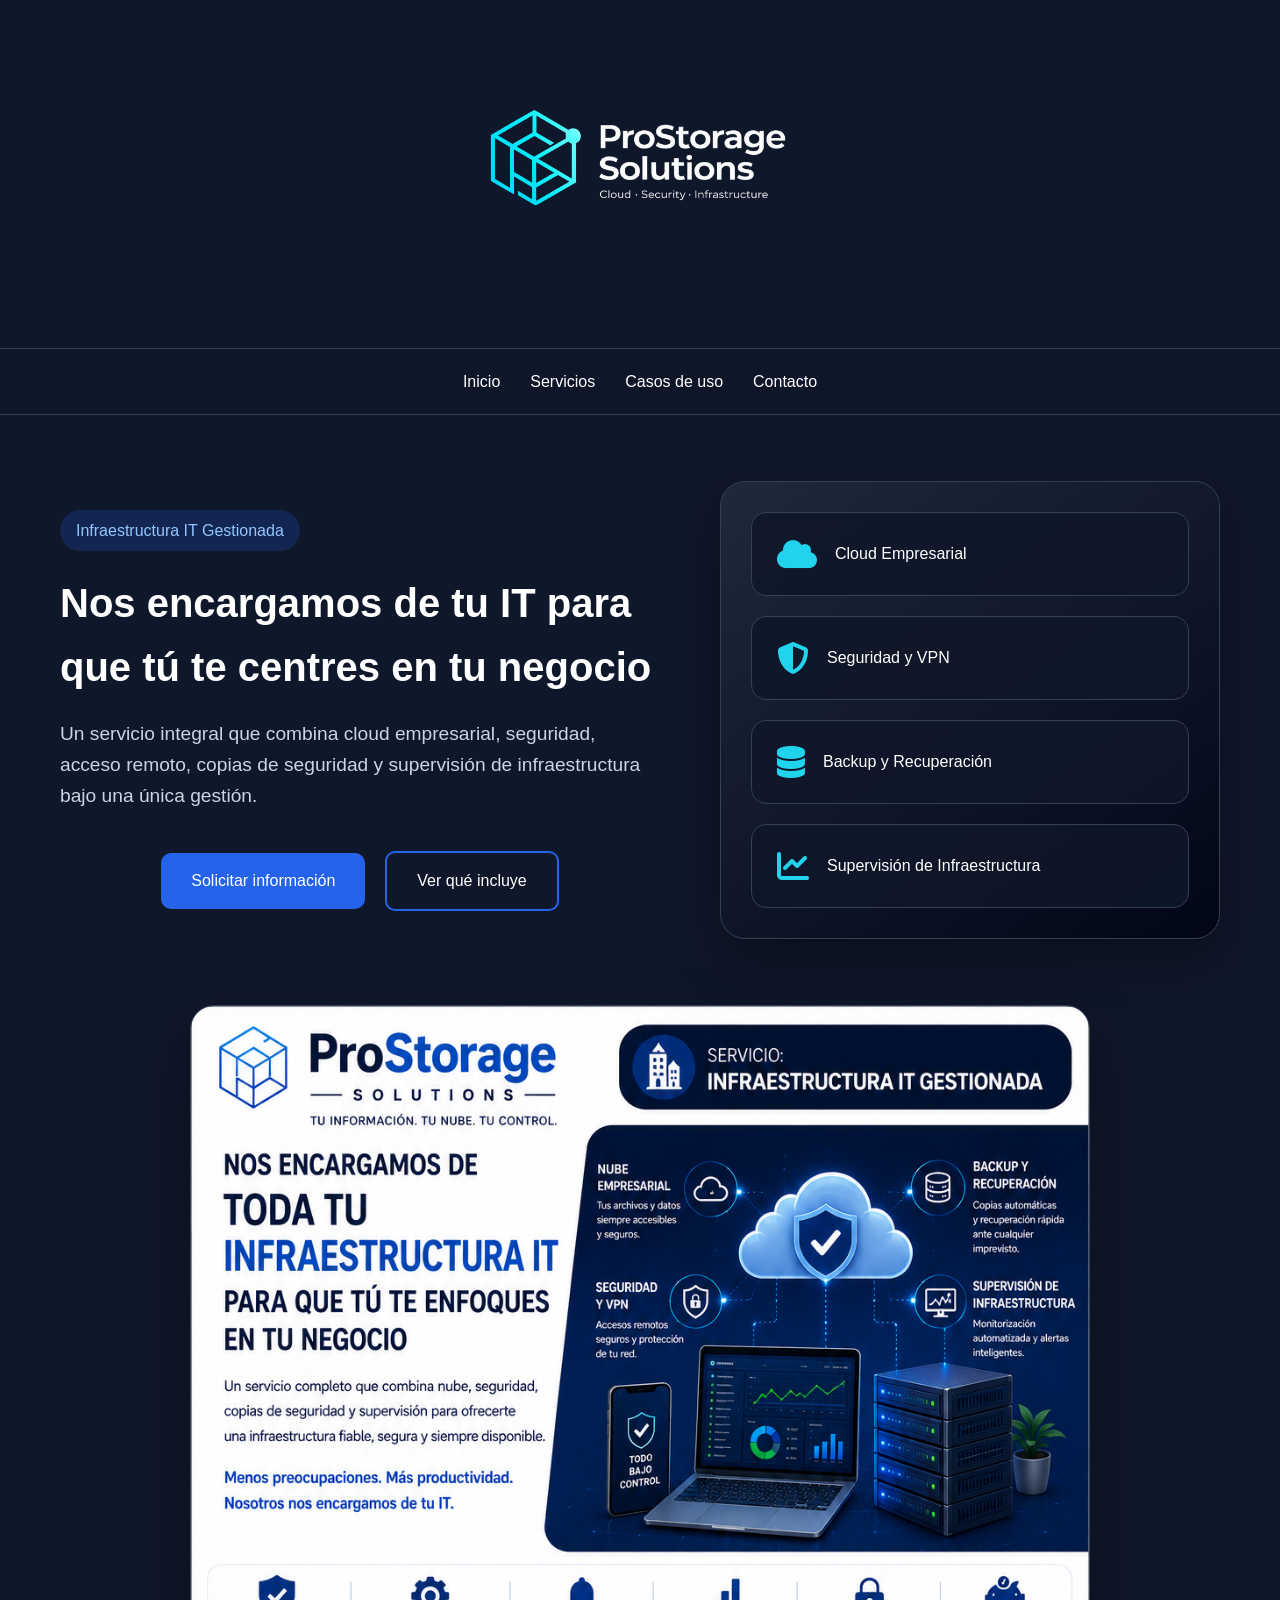
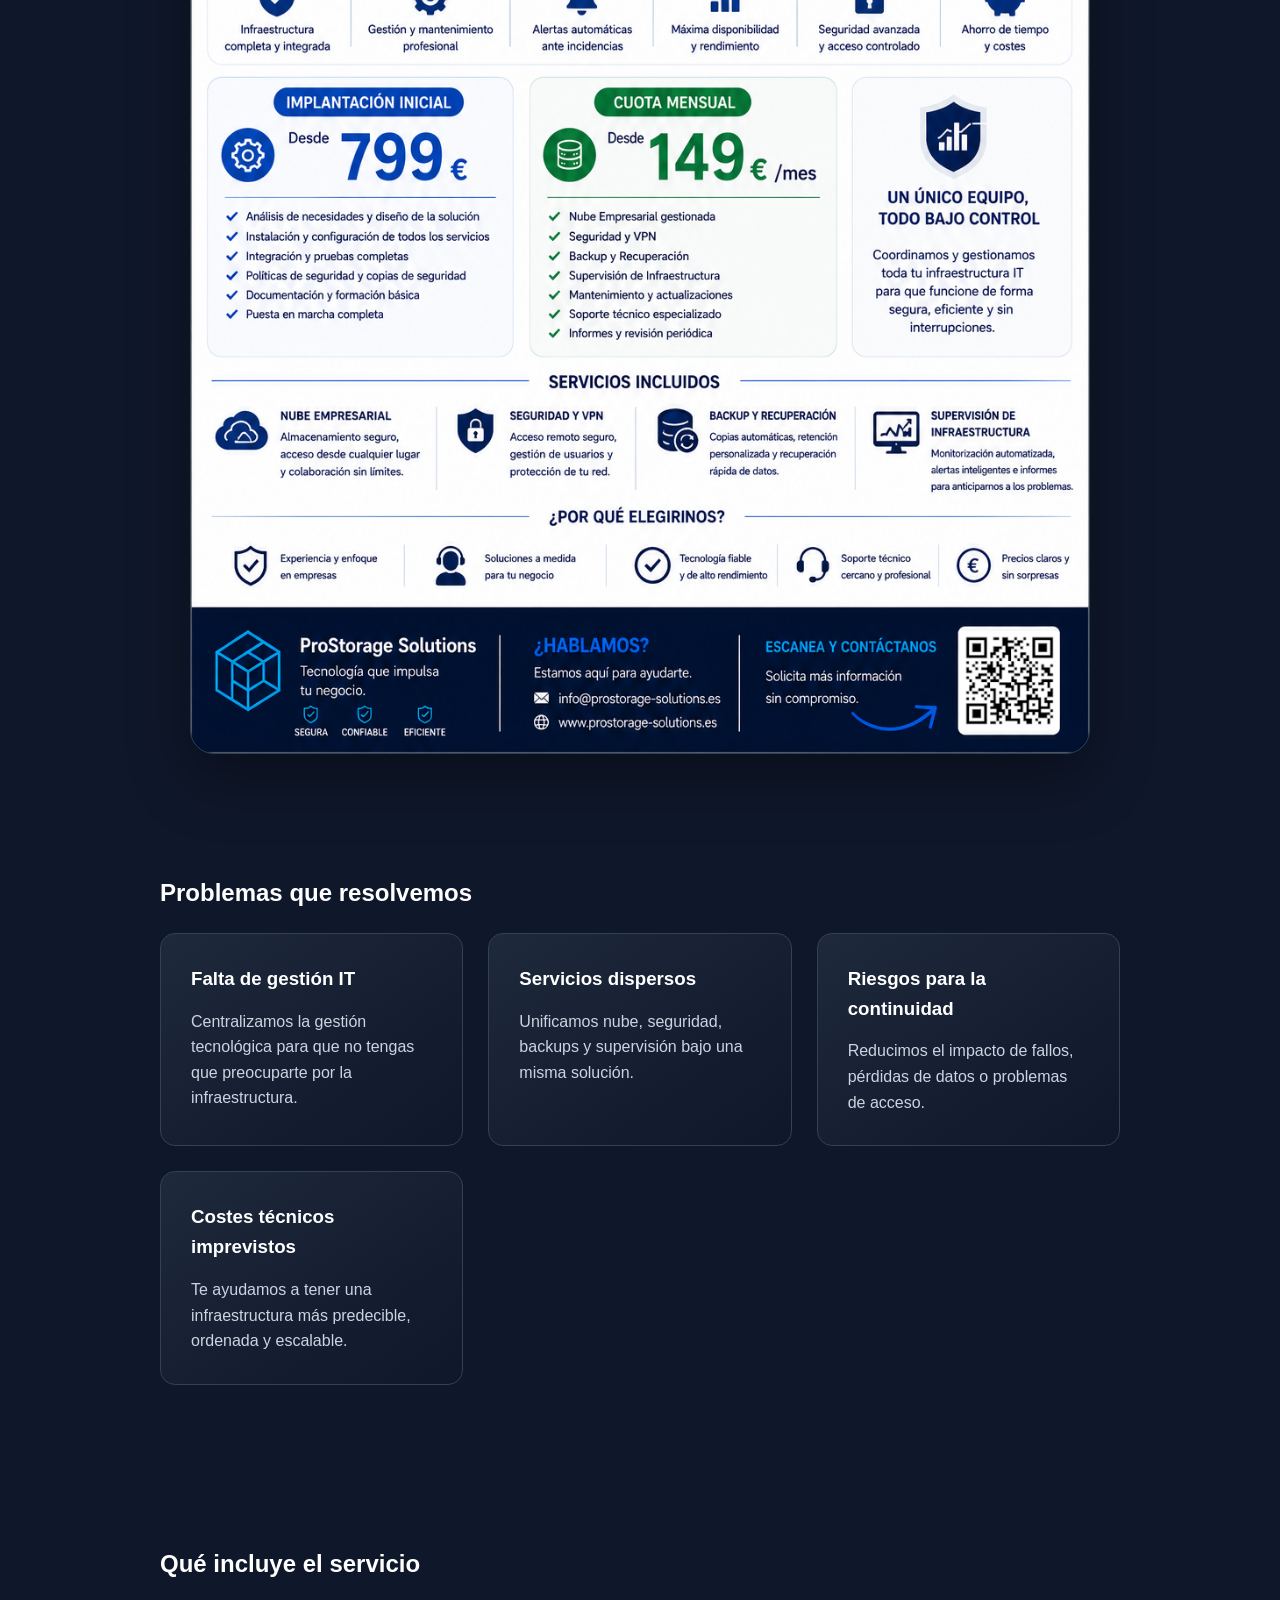
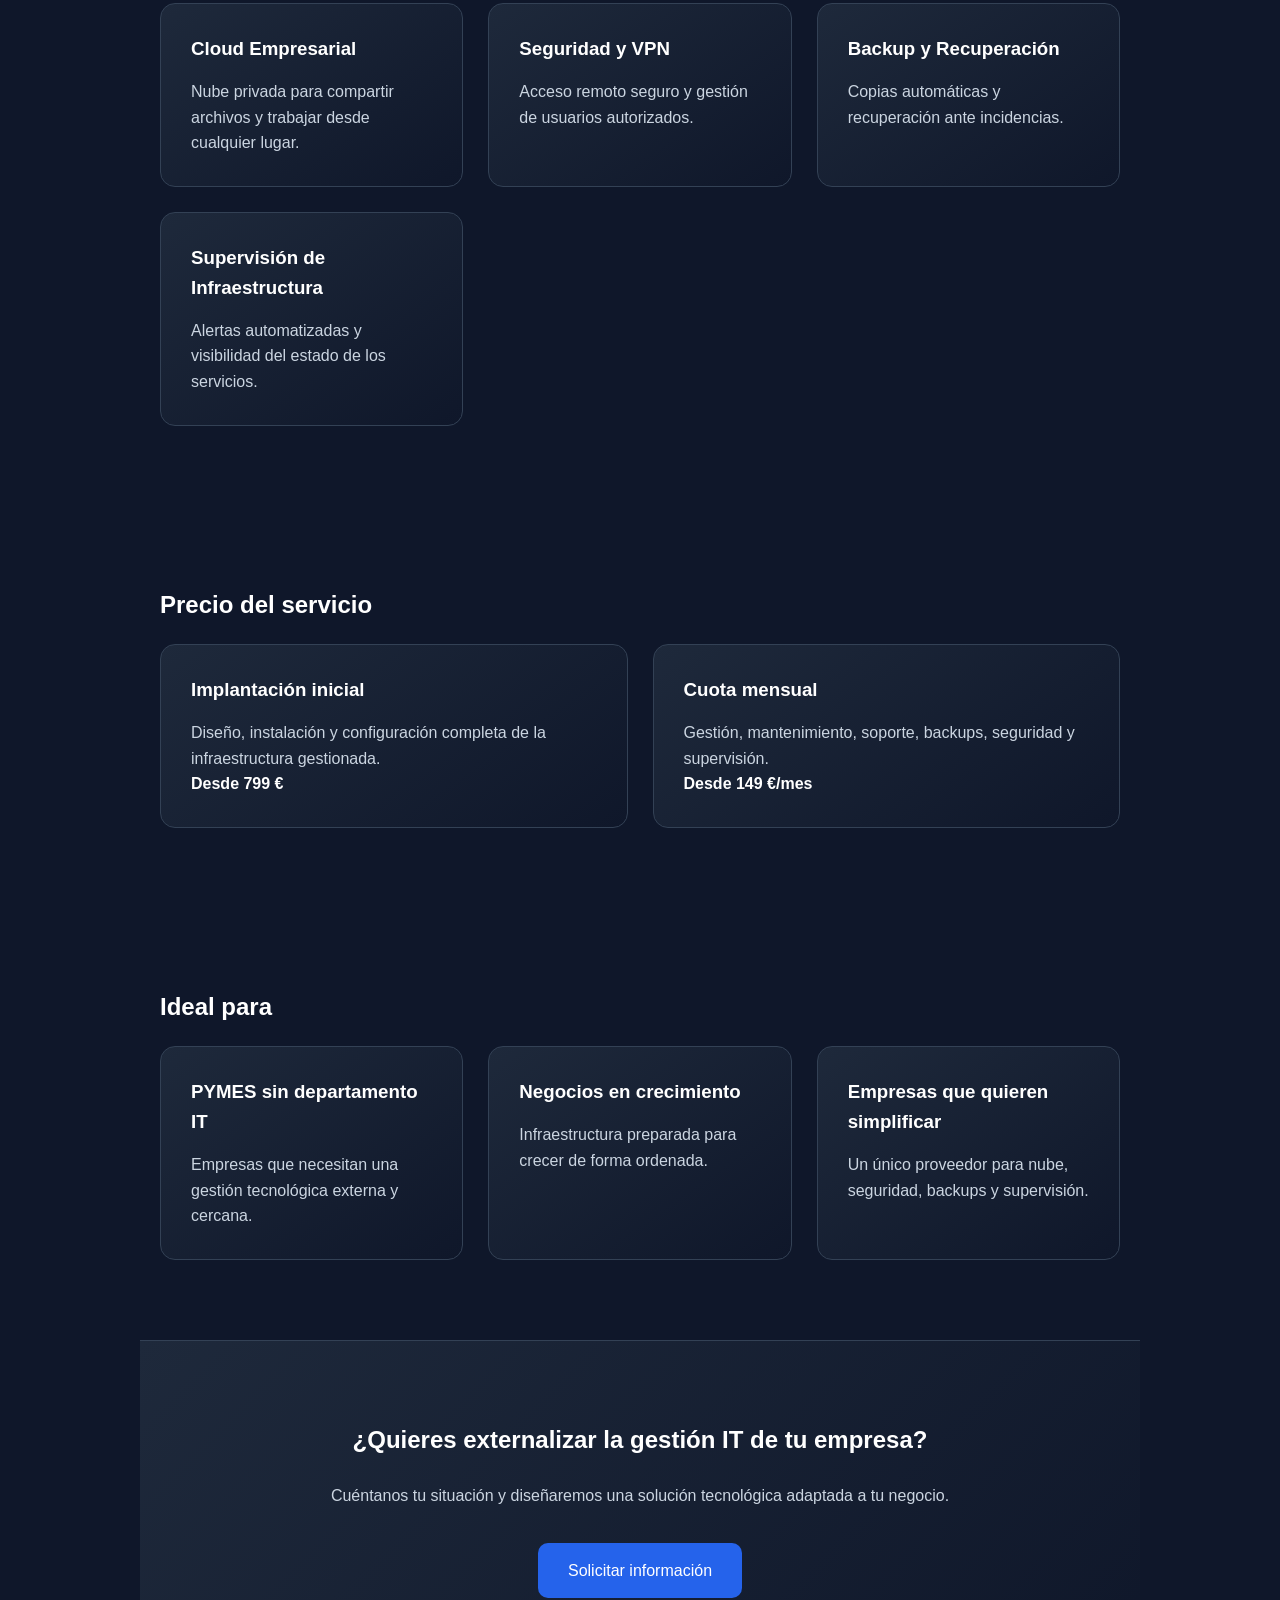
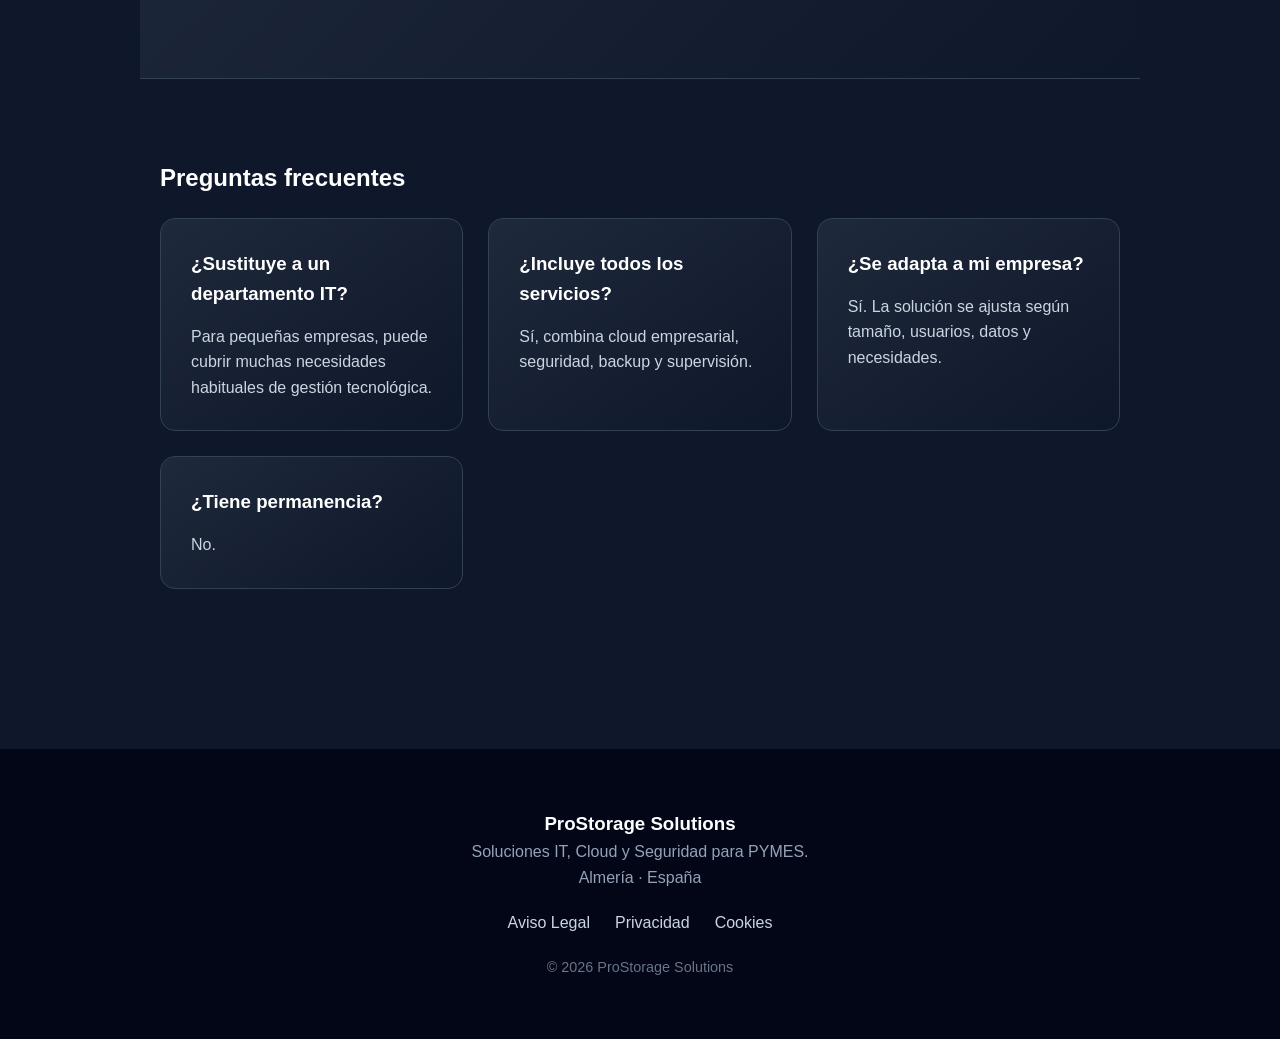
<file: infraestructura.html>
<!DOCTYPE html>
<html lang="es">
<head>
    <meta charset="UTF-8">
    <meta name="viewport" content="width=device-width, initial-scale=1.0">
    <title>Cloud Empresarial | ProStorage Solutions</title>
    <meta name="description" content="Nube privada empresarial para PYMES con Nextcloud, VPN, backups y soporte gestionado.">
    <link rel="stylesheet" href="css/style.css">
    <link rel="icon" type="image/png" href="img/favicon.png">
    <link rel="stylesheet" href="https://cdnjs.cloudflare.com/ajax/libs/font-awesome/6.5.1/css/all.min.css">
    <title>ProStorage Solutions | Cloud, Seguridad e Infraestructura IT</title>

    <meta name="description"
      content="Soluciones IT para PYMES. Cloud empresarial, VPN, backups, monitorización, automatización y seguridad informática.">

    <meta name="keywords"
      content="cloud empresarial, nextcloud, wireguard, zabbix, wazuh, azure, terraform, seguridad informática">

    <meta name="author"
      content="Javier Cuenca Pérez">
            <!-- Google Analytics -->
    <script async src="https://www.googletagmanager.com/gtag/js?id=G-D8RNEHNSML"></script>
    <script>
        window.dataLayer = window.dataLayer || [];
        function gtag(){dataLayer.push(arguments);}
        gtag('js', new Date());

        gtag('config', 'G-D8RNEHNSML');
    </script>
</head>
<body>

<header class="top-header">
    <a href="index.html">
        <img src="img/logo-horizontal.png" alt="ProStorage Solutions" class="company-logo">
    </a>
</header>

<nav>
    <a href="index.html">Inicio</a>
    <a href="index.html#services">Servicios</a>
    <a href="index.html#use-cases">Casos de uso</a>
    <a href="index.html#contact">Contacto</a>
</nav>

<section id="hero">

    <div class="hero-content">

        <span class="badge">
            Infraestructura IT Gestionada
        </span>

        <h2>
            Nos encargamos de tu IT para que tú te centres en tu negocio
        </h2>

        <p>
            Un servicio integral que combina cloud empresarial, seguridad,
            acceso remoto, copias de seguridad y supervisión de infraestructura
            bajo una única gestión.
        </p>

        <div class="hero-buttons">
            <a href="#contact" class="btn-primary">
                Solicitar información
            </a>

            <a href="#included" class="btn-secondary">
                Ver qué incluye
            </a>
        </div>

    </div>

    <div class="hero-panel">

        <div class="panel-card">
            <i class="fa-solid fa-cloud"></i>
            <span>Cloud Empresarial</span>
        </div>

        <div class="panel-card">
            <i class="fa-solid fa-shield-halved"></i>
            <span>Seguridad y VPN</span>
        </div>

        <div class="panel-card">
            <i class="fa-solid fa-database"></i>
            <span>Backup y Recuperación</span>
        </div>

        <div class="panel-card">
            <i class="fa-solid fa-chart-line"></i>
            <span>Supervisión de Infraestructura</span>
        </div>

    </div>

</section>

<section class="service-image-section">
    <img
        src="img/services/infraestructura-gestionada.png"
        alt="Infraestructura IT Gestionada ProStorage Solutions"
        class="service-main-image">
</section>

<section>

    <h2>Problemas que resolvemos</h2>

    <div class="services-grid">

        <div class="service-card">
            <h3>Falta de gestión IT</h3>
            <p>
                Centralizamos la gestión tecnológica para que no tengas que preocuparte por la infraestructura.
            </p>
        </div>

        <div class="service-card">
            <h3>Servicios dispersos</h3>
            <p>
                Unificamos nube, seguridad, backups y supervisión bajo una misma solución.
            </p>
        </div>

        <div class="service-card">
            <h3>Riesgos para la continuidad</h3>
            <p>
                Reducimos el impacto de fallos, pérdidas de datos o problemas de acceso.
            </p>
        </div>

        <div class="service-card">
            <h3>Costes técnicos imprevistos</h3>
            <p>
                Te ayudamos a tener una infraestructura más predecible, ordenada y escalable.
            </p>
        </div>

    </div>

</section>


<section id="included">

    <h2>Qué incluye el servicio</h2>

    <div class="services-grid">

        <div class="service-card">
            <h3>Cloud Empresarial</h3>
            <p>
                Nube privada para compartir archivos y trabajar desde cualquier lugar.
            </p>
        </div>

        <div class="service-card">
            <h3>Seguridad y VPN</h3>
            <p>
                Acceso remoto seguro y gestión de usuarios autorizados.
            </p>
        </div>

        <div class="service-card">
            <h3>Backup y Recuperación</h3>
            <p>
                Copias automáticas y recuperación ante incidencias.
            </p>
        </div>

        <div class="service-card">
            <h3>Supervisión de Infraestructura</h3>
            <p>
                Alertas automatizadas y visibilidad del estado de los servicios.
            </p>
        </div>

    </div>

</section>

<section>

    <h2>Precio del servicio</h2>

    <div class="services-grid">

        <div class="service-card">

            <h3>Implantación inicial</h3>

            <p>
                Diseño, instalación y configuración completa de la infraestructura gestionada.
            </p>

            <strong>Desde 799 €</strong>

        </div>

        <div class="service-card">

            <h3>Cuota mensual</h3>

            <p>
                Gestión, mantenimiento, soporte, backups, seguridad y supervisión.
            </p>

            <strong>Desde 149 €/mes</strong>

        </div>

    </div>

</section>

<section>

    <h2>Ideal para</h2>

    <div class="services-grid">

        <div class="service-card">
            <h3>PYMES sin departamento IT</h3>
            <p>
                Empresas que necesitan una gestión tecnológica externa y cercana.
            </p>
        </div>

        <div class="service-card">
            <h3>Negocios en crecimiento</h3>
            <p>
                Infraestructura preparada para crecer de forma ordenada.
            </p>
        </div>

        <div class="service-card">
            <h3>Empresas que quieren simplificar</h3>
            <p>
                Un único proveedor para nube, seguridad, backups y supervisión.
            </p>
        </div>

    </div>

</section>

<section class="final-cta" id="contact">

    <h2>
        ¿Quieres externalizar la gestión IT de tu empresa?
    </h2>

    <p>
        Cuéntanos tu situación y diseñaremos una solución tecnológica adaptada a tu negocio.
    </p>

    <a href="mailto:info@prostorage-solutions.es?subject=Consulta%20Infraestructura%20IT%20Gestionada"
       class="btn-primary">
        Solicitar información
    </a>

</section>

<section id="faq">

    <h2>Preguntas frecuentes</h2>

    <div class="services-grid">

        <div class="service-card">
            <h3>¿Sustituye a un departamento IT?</h3>
            <p>
                Para pequeñas empresas, puede cubrir muchas necesidades habituales de gestión tecnológica.
            </p>
        </div>

        <div class="service-card">
            <h3>¿Incluye todos los servicios?</h3>
            <p>
                Sí, combina cloud empresarial, seguridad, backup y supervisión.
            </p>
        </div>

        <div class="service-card">
            <h3>¿Se adapta a mi empresa?</h3>
            <p>
                Sí. La solución se ajusta según tamaño, usuarios, datos y necesidades.
            </p>
        </div>

        <div class="service-card">
            <h3>¿Tiene permanencia?</h3>
            <p>
                No.
            </p>
        </div>

    </div>

</section>


<footer>

    <div class="footer-content">
        <h3>ProStorage Solutions</h3>

        <p>Soluciones IT, Cloud y Seguridad para PYMES.</p>

        <p>Almería · España</p>

        <div class="footer-links">
            <a href="aviso-legal.html">Aviso Legal</a>
            <a href="privacidad.html">Privacidad</a>
            <a href="cookies.html">Cookies</a>
        </div>

        <p class="footer-copy">
            © 2026 ProStorage Solutions
        </p>

    </div>

</footer>

</body>
</html>
</file>
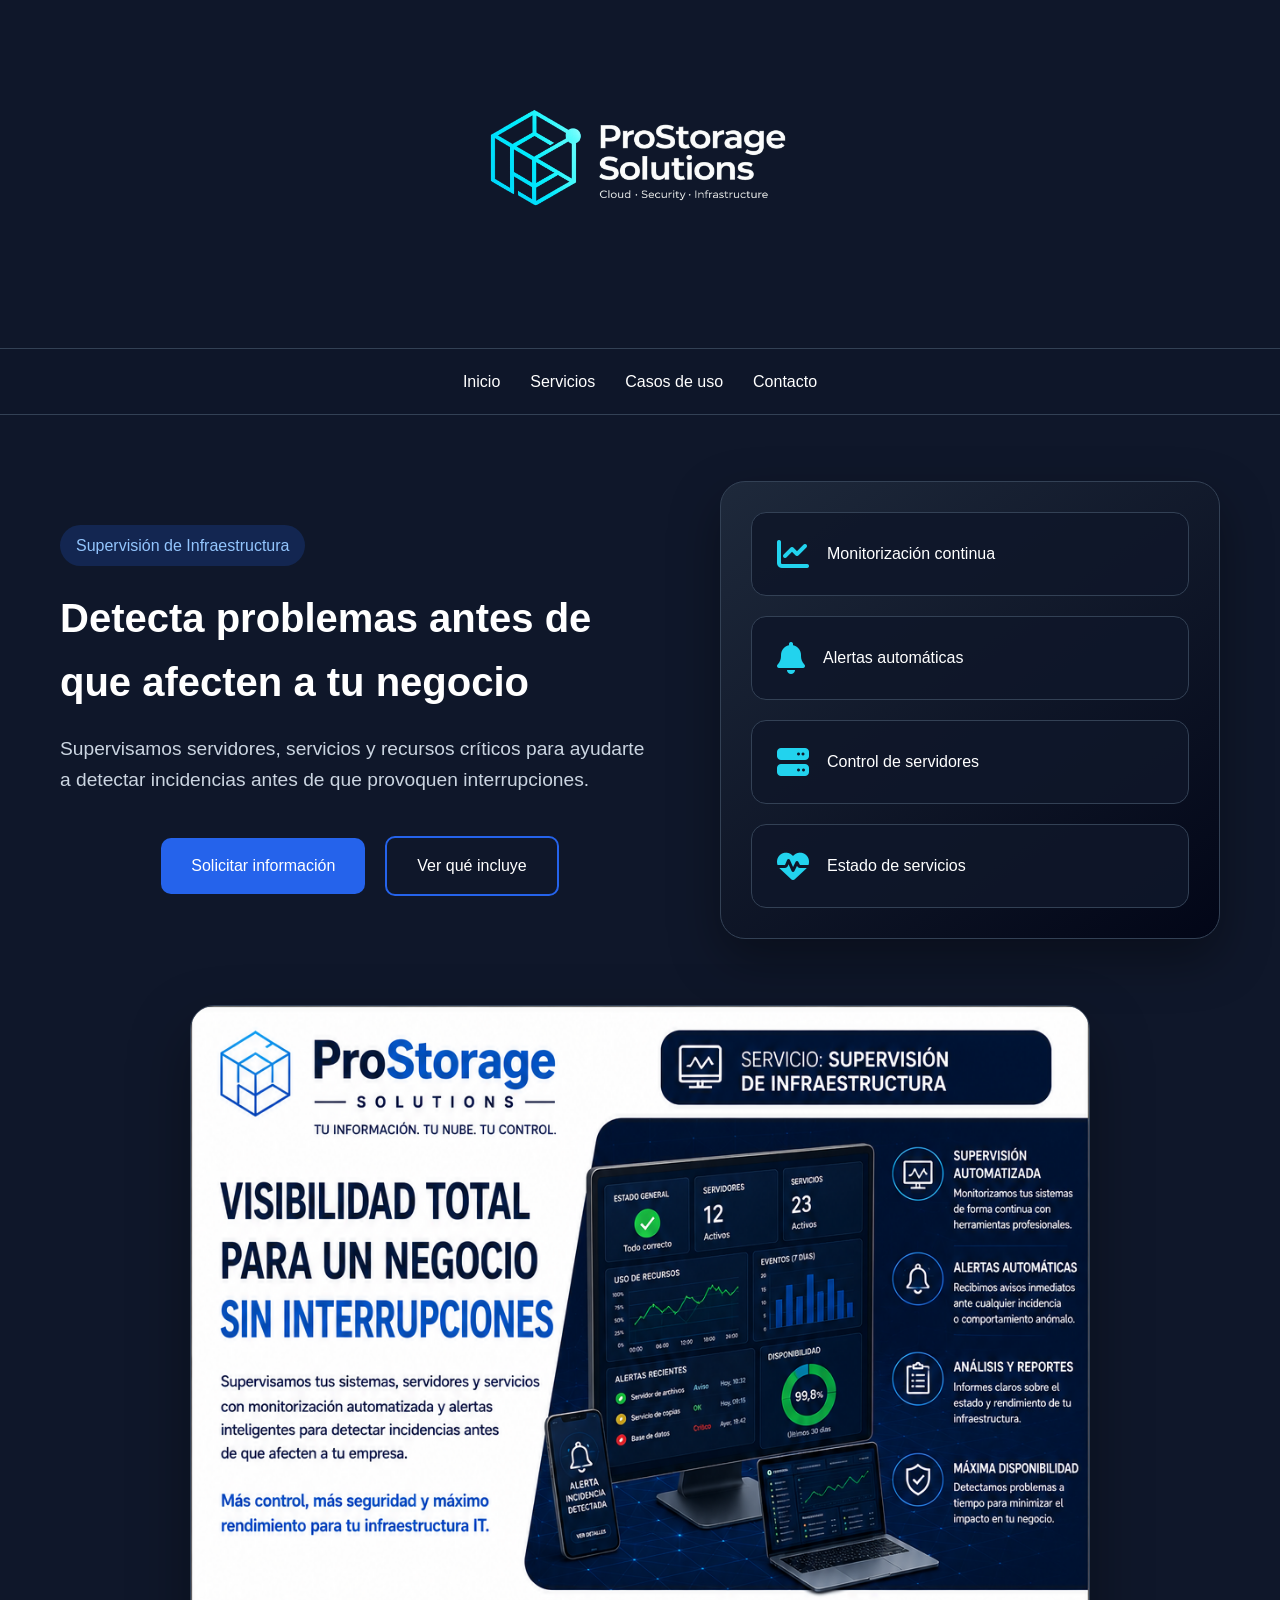
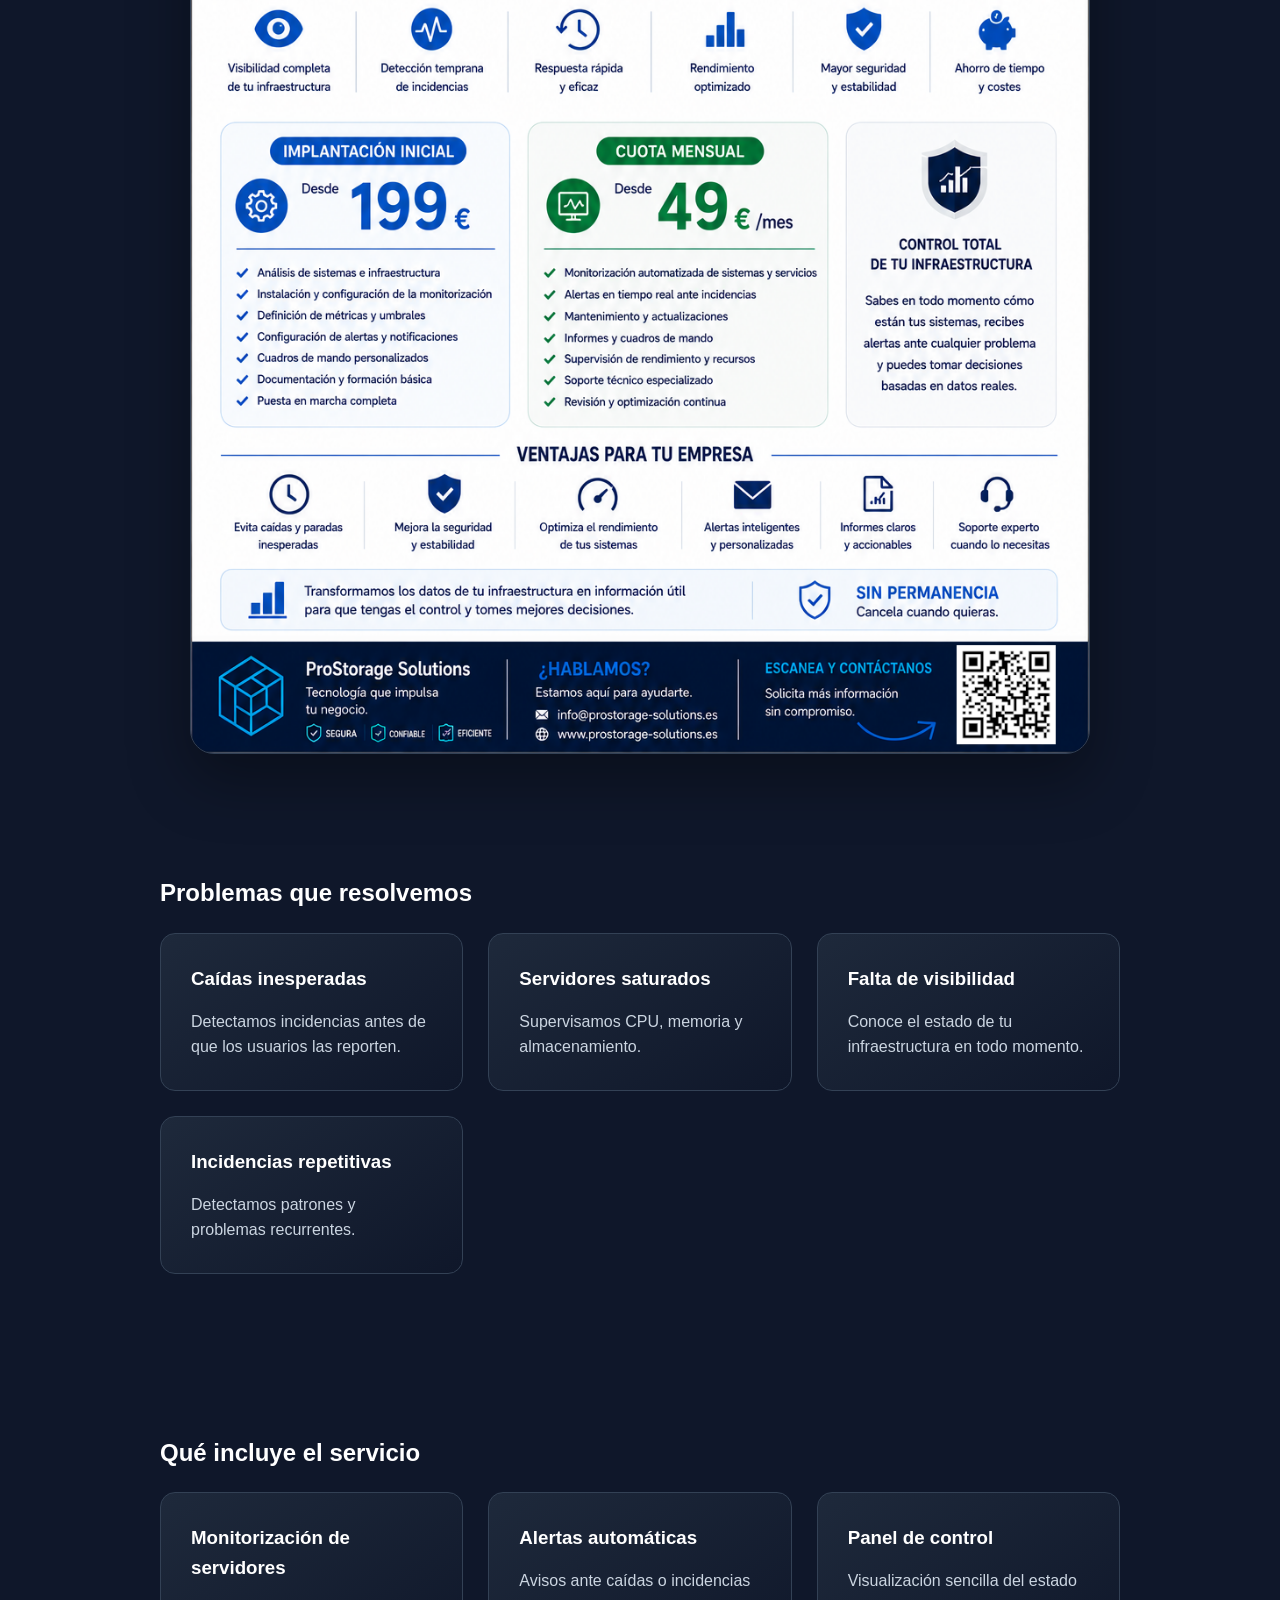
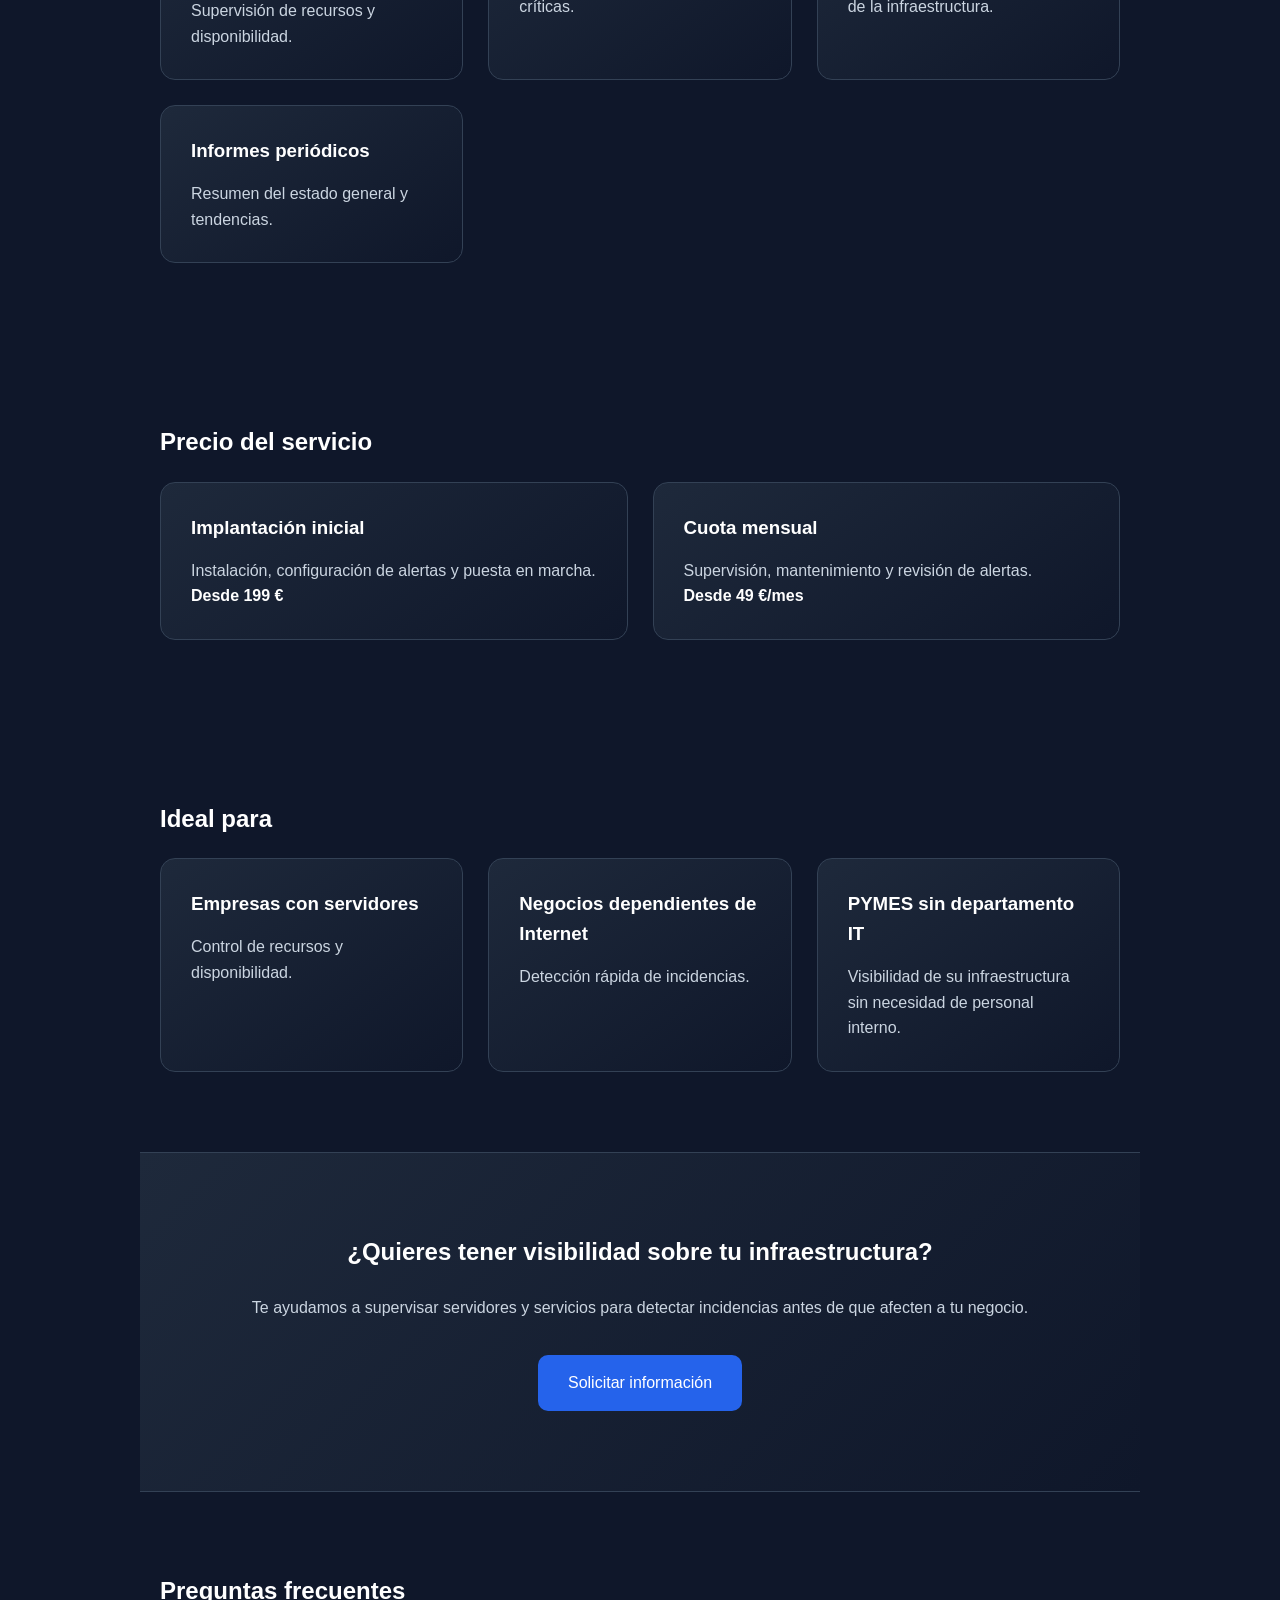
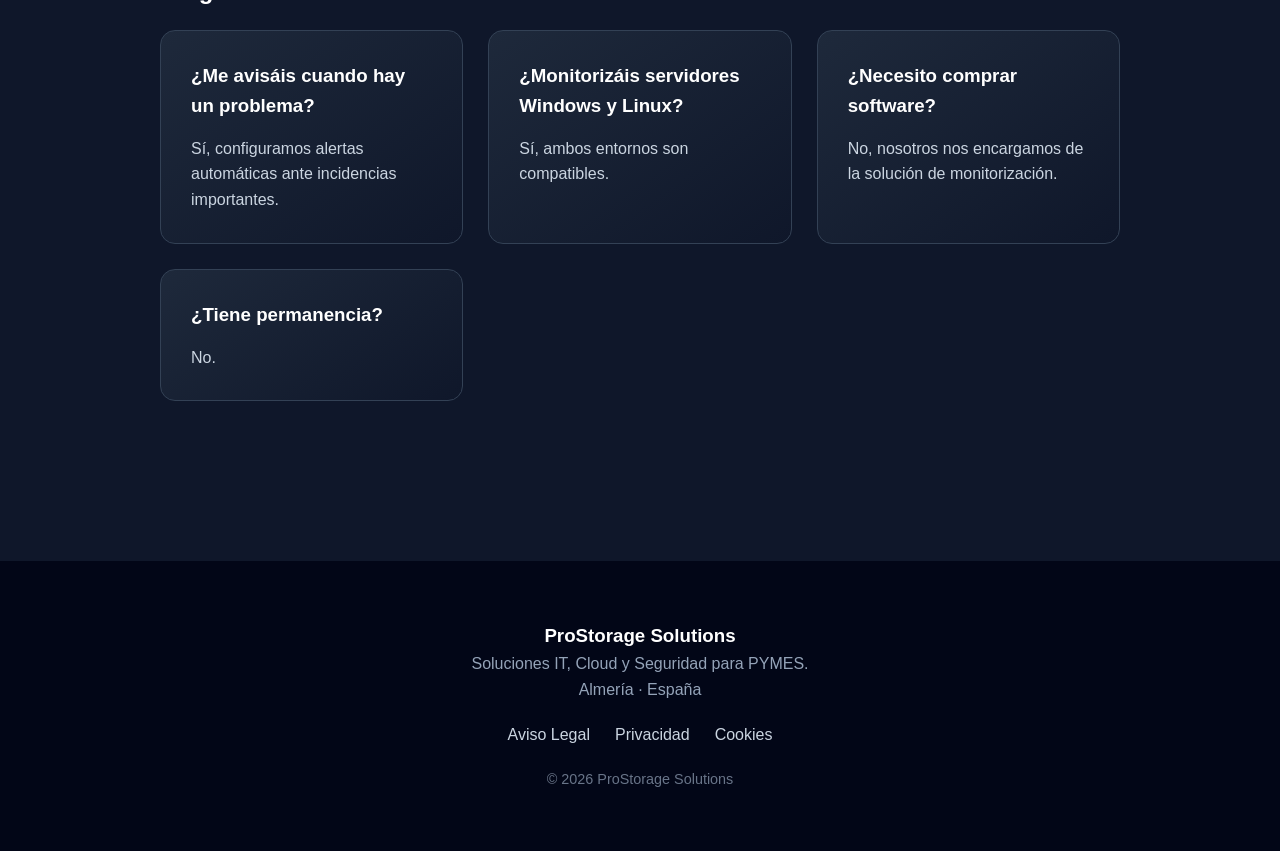
<file: monitorizacion.html>
<!DOCTYPE html>
<html lang="es">
<head>
    <meta charset="UTF-8">
    <meta name="viewport" content="width=device-width, initial-scale=1.0">
    <title>Cloud Empresarial | ProStorage Solutions</title>
    <meta name="description" content="Nube privada empresarial para PYMES con Nextcloud, VPN, backups y soporte gestionado.">
    <link rel="stylesheet" href="css/style.css">
    <link rel="icon" type="image/png" href="img/favicon.png">
    <link rel="stylesheet" href="https://cdnjs.cloudflare.com/ajax/libs/font-awesome/6.5.1/css/all.min.css">
    <title>ProStorage Solutions | Cloud, Seguridad e Infraestructura IT</title>

    <meta name="description"
      content="Soluciones IT para PYMES. Cloud empresarial, VPN, backups, monitorización, automatización y seguridad informática.">

    <meta name="keywords"
      content="cloud empresarial, nextcloud, wireguard, zabbix, wazuh, azure, terraform, seguridad informática">

    <meta name="author"
      content="Javier Cuenca Pérez">
            <!-- Google Analytics -->
    <script async src="https://www.googletagmanager.com/gtag/js?id=G-D8RNEHNSML"></script>
    <script>
        window.dataLayer = window.dataLayer || [];
        function gtag(){dataLayer.push(arguments);}
        gtag('js', new Date());

        gtag('config', 'G-D8RNEHNSML');
    </script>
</head>
<body>

<header class="top-header">
    <a href="index.html">
        <img src="img/logo-horizontal.png" alt="ProStorage Solutions" class="company-logo">
    </a>
</header>

<nav>
    <a href="index.html">Inicio</a>
    <a href="index.html#services">Servicios</a>
    <a href="index.html#use-cases">Casos de uso</a>
    <a href="index.html#contact">Contacto</a>
</nav>

<section id="hero">

    <div class="hero-content">

        <span class="badge">
            Supervisión de Infraestructura
        </span>

        <h2>
            Detecta problemas antes de que afecten a tu negocio
        </h2>

        <p>
            Supervisamos servidores, servicios y recursos críticos para ayudarte
            a detectar incidencias antes de que provoquen interrupciones.
        </p>

        <div class="hero-buttons">
            <a href="#contact" class="btn-primary">
                Solicitar información
            </a>

            <a href="#included" class="btn-secondary">
                Ver qué incluye
            </a>
        </div>

    </div>

    <div class="hero-panel">

        <div class="panel-card">
            <i class="fa-solid fa-chart-line"></i>
            <span>Monitorización continua</span>
        </div>

        <div class="panel-card">
            <i class="fa-solid fa-bell"></i>
            <span>Alertas automáticas</span>
        </div>

        <div class="panel-card">
            <i class="fa-solid fa-server"></i>
            <span>Control de servidores</span>
        </div>

        <div class="panel-card">
            <i class="fa-solid fa-heart-pulse"></i>
            <span>Estado de servicios</span>
        </div>

    </div>

</section>

<section class="service-image-section">
    <img
        src="img/services/monitorizacion.png"
        alt="Monitorización de Infraestructura"
        class="service-main-image">
</section>

<section>

    <h2>Problemas que resolvemos</h2>

    <div class="services-grid">

        <div class="service-card">
            <h3>Caídas inesperadas</h3>
            <p>
                Detectamos incidencias antes de que los usuarios las reporten.
            </p>
        </div>

        <div class="service-card">
            <h3>Servidores saturados</h3>
            <p>
                Supervisamos CPU, memoria y almacenamiento.
            </p>
        </div>

        <div class="service-card">
            <h3>Falta de visibilidad</h3>
            <p>
                Conoce el estado de tu infraestructura en todo momento.
            </p>
        </div>

        <div class="service-card">
            <h3>Incidencias repetitivas</h3>
            <p>
                Detectamos patrones y problemas recurrentes.
            </p>
        </div>

    </div>

</section>


<section id="included">

    <h2>Qué incluye el servicio</h2>

    <div class="services-grid">

        <div class="service-card">
            <h3>Monitorización de servidores</h3>
            <p>
                Supervisión de recursos y disponibilidad.
            </p>
        </div>

        <div class="service-card">
            <h3>Alertas automáticas</h3>
            <p>
                Avisos ante caídas o incidencias críticas.
            </p>
        </div>

        <div class="service-card">
            <h3>Panel de control</h3>
            <p>
                Visualización sencilla del estado de la infraestructura.
            </p>
        </div>

        <div class="service-card">
            <h3>Informes periódicos</h3>
            <p>
                Resumen del estado general y tendencias.
            </p>
        </div>

    </div>

</section>

<section>

    <h2>Precio del servicio</h2>

    <div class="services-grid">

        <div class="service-card">

            <h3>Implantación inicial</h3>

            <p>
                Instalación, configuración de alertas y puesta en marcha.
            </p>

            <strong>Desde 199 €</strong>

        </div>

        <div class="service-card">

            <h3>Cuota mensual</h3>

            <p>
                Supervisión, mantenimiento y revisión de alertas.
            </p>

            <strong>Desde 49 €/mes</strong>

        </div>

    </div>

</section>

<section>

    <h2>Ideal para</h2>

    <div class="services-grid">

        <div class="service-card">
            <h3>Empresas con servidores</h3>
            <p>
                Control de recursos y disponibilidad.
            </p>
        </div>

        <div class="service-card">
            <h3>Negocios dependientes de Internet</h3>
            <p>
                Detección rápida de incidencias.
            </p>
        </div>

        <div class="service-card">
            <h3>PYMES sin departamento IT</h3>
            <p>
                Visibilidad de su infraestructura sin necesidad de personal interno.
            </p>
        </div>

    </div>

</section>

<section class="final-cta" id="contact">

    <h2>
        ¿Quieres tener visibilidad sobre tu infraestructura?
    </h2>

    <p>
        Te ayudamos a supervisar servidores y servicios para detectar incidencias antes de que afecten a tu negocio.
    </p>

    <a href="mailto:info@prostorage-solutions.es?subject=Consulta%20Monitorizacion"
       class="btn-primary">
        Solicitar información
    </a>

</section>

<section id="faq">

    <h2>Preguntas frecuentes</h2>

    <div class="services-grid">

        <div class="service-card">
            <h3>¿Me avisáis cuando hay un problema?</h3>
            <p>
                Sí, configuramos alertas automáticas ante incidencias importantes.
            </p>
        </div>

        <div class="service-card">
            <h3>¿Monitorizáis servidores Windows y Linux?</h3>
            <p>
                Sí, ambos entornos son compatibles.
            </p>
        </div>

        <div class="service-card">
            <h3>¿Necesito comprar software?</h3>
            <p>
                No, nosotros nos encargamos de la solución de monitorización.
            </p>
        </div>

        <div class="service-card">
            <h3>¿Tiene permanencia?</h3>
            <p>
                No.
            </p>
        </div>

    </div>

</section>


<footer>

    <div class="footer-content">
        <h3>ProStorage Solutions</h3>

        <p>Soluciones IT, Cloud y Seguridad para PYMES.</p>

        <p>Almería · España</p>

        <div class="footer-links">
            <a href="aviso-legal.html">Aviso Legal</a>
            <a href="privacidad.html">Privacidad</a>
            <a href="cookies.html">Cookies</a>
        </div>

        <p class="footer-copy">
            © 2026 ProStorage Solutions
        </p>

    </div>

</footer>

</body>
</html>
</file>
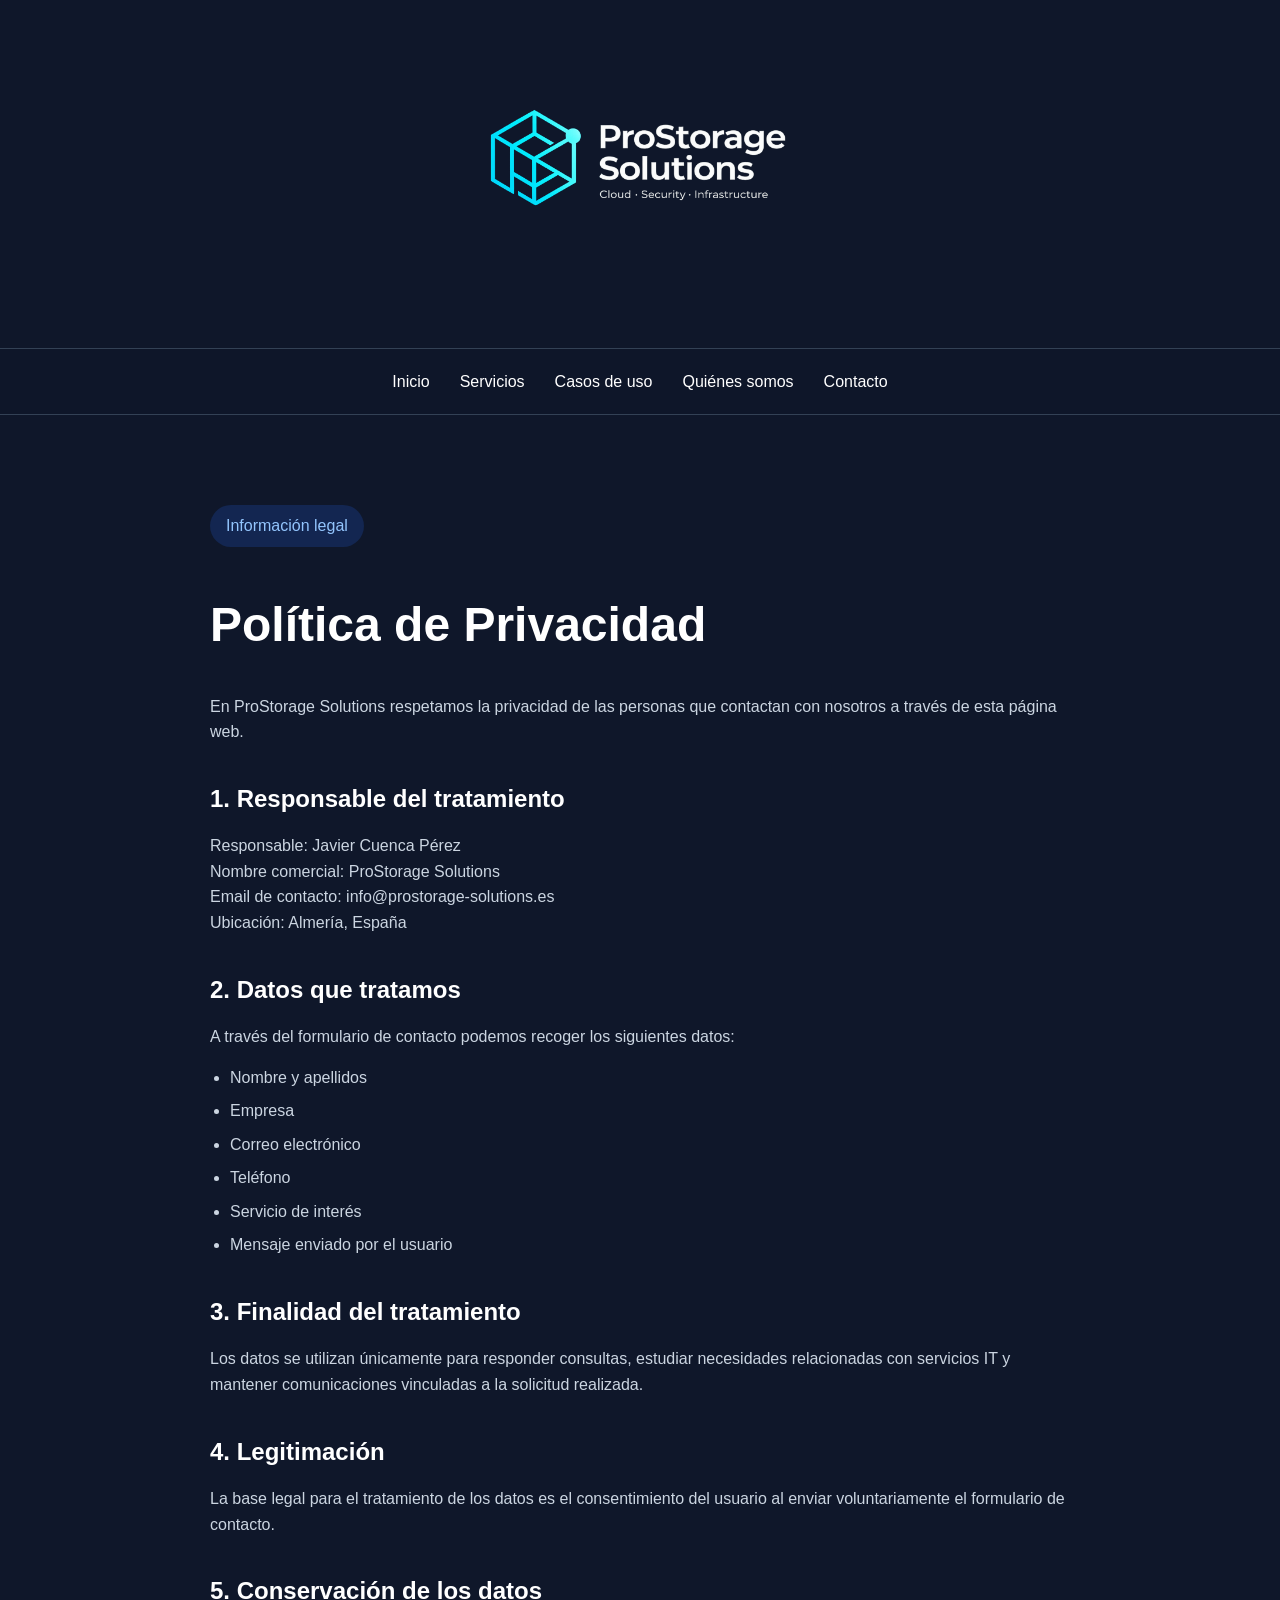
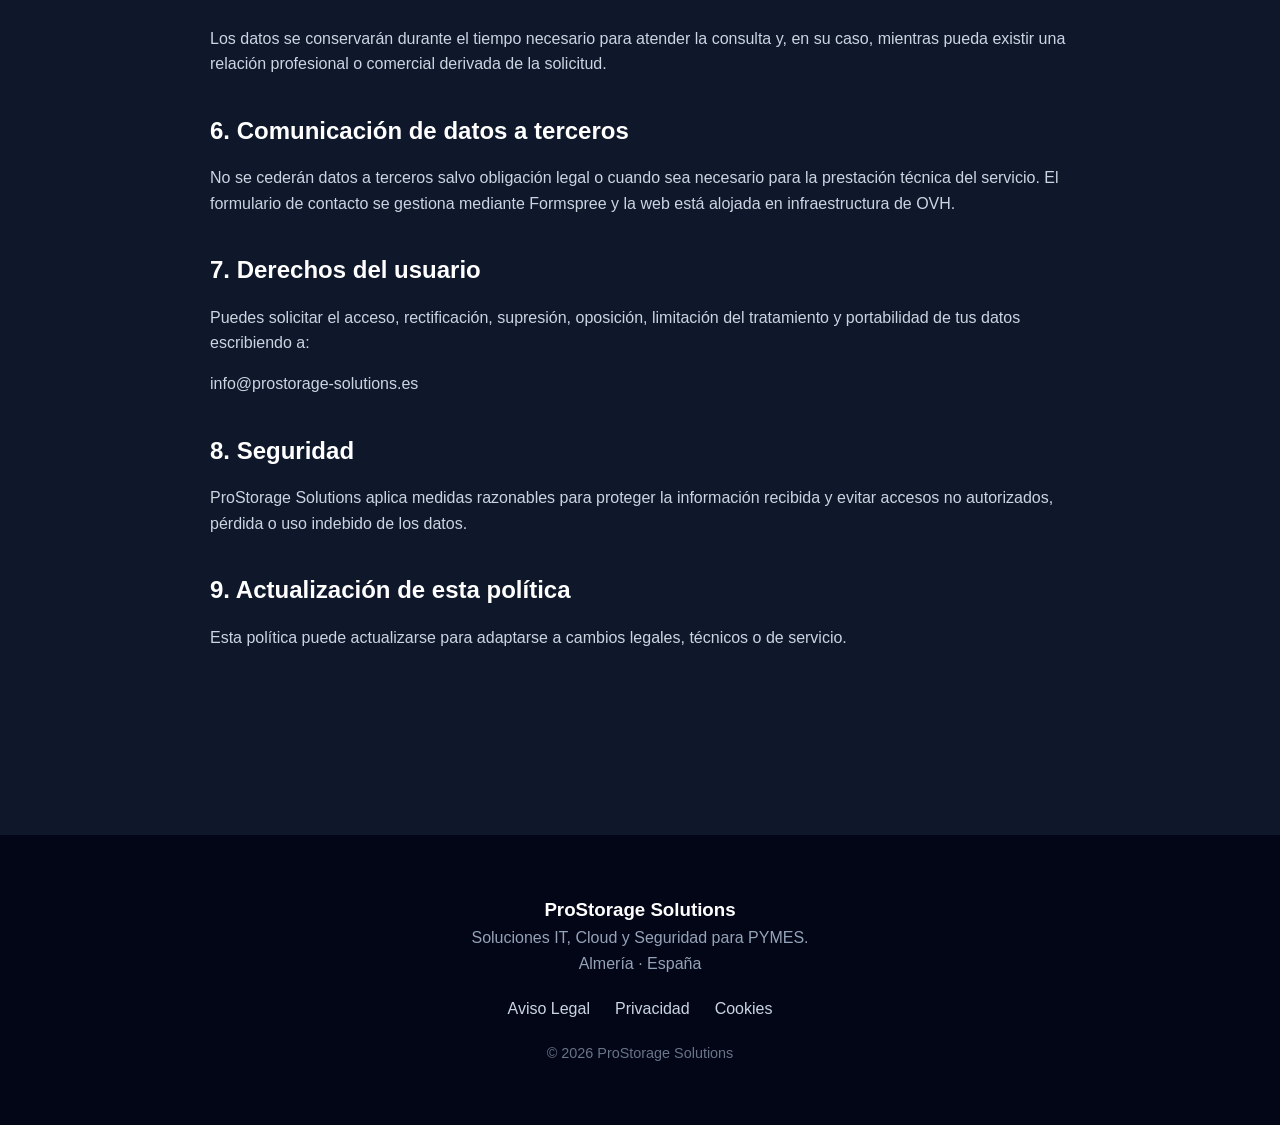
<file: privacidad.html>
<!DOCTYPE html>
<html lang="es">
<head>
    <meta charset="UTF-8">
    <meta name="viewport" content="width=device-width, initial-scale=1.0">
    <title>Política de Privacidad | ProStorage Solutions</title>
    <meta name="description" content="Nube privada empresarial para PYMES con Nextcloud, VPN, backups y soporte gestionado.">
    <link rel="stylesheet" href="css/style.css">
    <link rel="icon" type="image/png" href="img/favicon.png">
    <link rel="stylesheet" href="https://cdnjs.cloudflare.com/ajax/libs/font-awesome/6.5.1/css/all.min.css">
    <title>ProStorage Solutions | Cloud, Seguridad e Infraestructura IT</title>

    <meta name="description"
      content="Soluciones IT para PYMES. Cloud empresarial, VPN, backups, monitorización, automatización y seguridad informática.">

    <meta name="keywords"
      content="cloud empresarial, nextcloud, wireguard, zabbix, wazuh, azure, terraform, seguridad informática">

    <meta name="author"
      content="Javier Cuenca Pérez">
            <!-- Google Analytics -->
    <script async src="https://www.googletagmanager.com/gtag/js?id=G-D8RNEHNSML"></script>
    <script>
        window.dataLayer = window.dataLayer || [];
        function gtag(){dataLayer.push(arguments);}
        gtag('js', new Date());

        gtag('config', 'G-D8RNEHNSML');
    </script>
</head>
<body>

<header class="top-header">
    <a href="index.html">
        <img src="img/logo-horizontal.png" alt="ProStorage Solutions" class="company-logo">
    </a>
</header>

<nav>
    <a href="index.html">Inicio</a>
    <a href="index.html#services">Servicios</a>
    <a href="index.html#use-cases">Casos de uso</a>
    <a href="quienes-somos.html">Quiénes somos</a>
    <a href="index.html#contact">Contacto</a>
</nav>

<section class="legal-page">

    <span class="badge">Información legal</span>

    <h1>Política de Privacidad</h1>

    <p>
        En ProStorage Solutions respetamos la privacidad de las personas que contactan con nosotros
        a través de esta página web.
    </p>

    <h2>1. Responsable del tratamiento</h2>

    <p>
        Responsable: Javier Cuenca Pérez<br>
        Nombre comercial: ProStorage Solutions<br>
        Email de contacto: info@prostorage-solutions.es<br>
        Ubicación: Almería, España
    </p>

    <h2>2. Datos que tratamos</h2>

    <p>
        A través del formulario de contacto podemos recoger los siguientes datos:
    </p>

    <ul class="custom-list">
        <li>Nombre y apellidos</li>
        <li>Empresa</li>
        <li>Correo electrónico</li>
        <li>Teléfono</li>
        <li>Servicio de interés</li>
        <li>Mensaje enviado por el usuario</li>
    </ul>

    <h2>3. Finalidad del tratamiento</h2>

    <p>
        Los datos se utilizan únicamente para responder consultas, estudiar necesidades
        relacionadas con servicios IT y mantener comunicaciones vinculadas a la solicitud realizada.
    </p>

    <h2>4. Legitimación</h2>

    <p>
        La base legal para el tratamiento de los datos es el consentimiento del usuario
        al enviar voluntariamente el formulario de contacto.
    </p>

    <h2>5. Conservación de los datos</h2>

    <p>
        Los datos se conservarán durante el tiempo necesario para atender la consulta
        y, en su caso, mientras pueda existir una relación profesional o comercial derivada
        de la solicitud.
    </p>

    <h2>6. Comunicación de datos a terceros</h2>

    <p>
        No se cederán datos a terceros salvo obligación legal o cuando sea necesario para
        la prestación técnica del servicio. El formulario de contacto se gestiona mediante
        Formspree y la web está alojada en infraestructura de OVH.
    </p>

    <h2>7. Derechos del usuario</h2>

    <p>
        Puedes solicitar el acceso, rectificación, supresión, oposición, limitación del tratamiento
        y portabilidad de tus datos escribiendo a:
    </p>

    <p>
        info@prostorage-solutions.es
    </p>

    <h2>8. Seguridad</h2>

    <p>
        ProStorage Solutions aplica medidas razonables para proteger la información recibida
        y evitar accesos no autorizados, pérdida o uso indebido de los datos.
    </p>

    <h2>9. Actualización de esta política</h2>

    <p>
        Esta política puede actualizarse para adaptarse a cambios legales, técnicos o de servicio.
    </p>

</section>


<footer>

    <div class="footer-content">
        <h3>ProStorage Solutions</h3>

        <p>Soluciones IT, Cloud y Seguridad para PYMES.</p>

        <p>Almería · España</p>

        <div class="footer-links">
            <a href="aviso-legal.html">Aviso Legal</a>
            <a href="privacidad.html">Privacidad</a>
            <a href="cookies.html">Cookies</a>
        </div>

        <p class="footer-copy">
            © 2026 ProStorage Solutions
        </p>

    </div>

</footer>

</body>
</html>
</file>
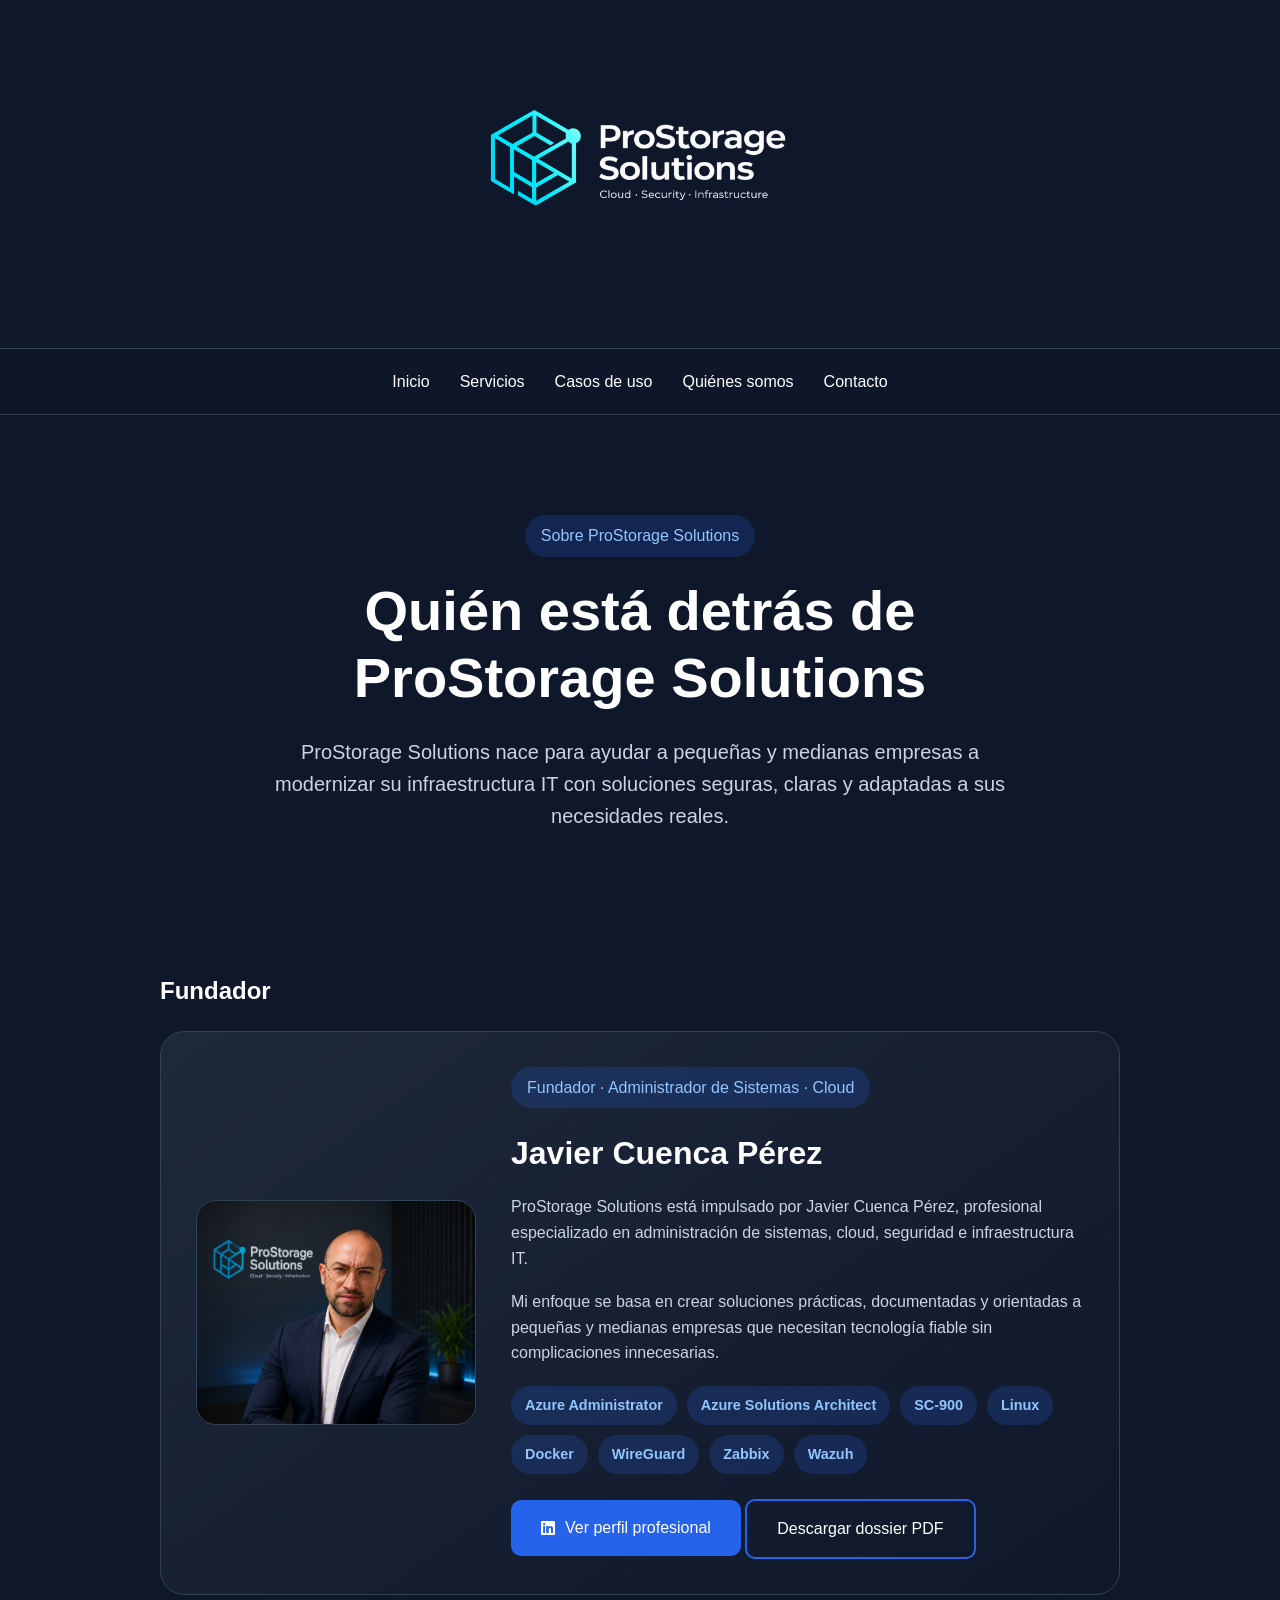
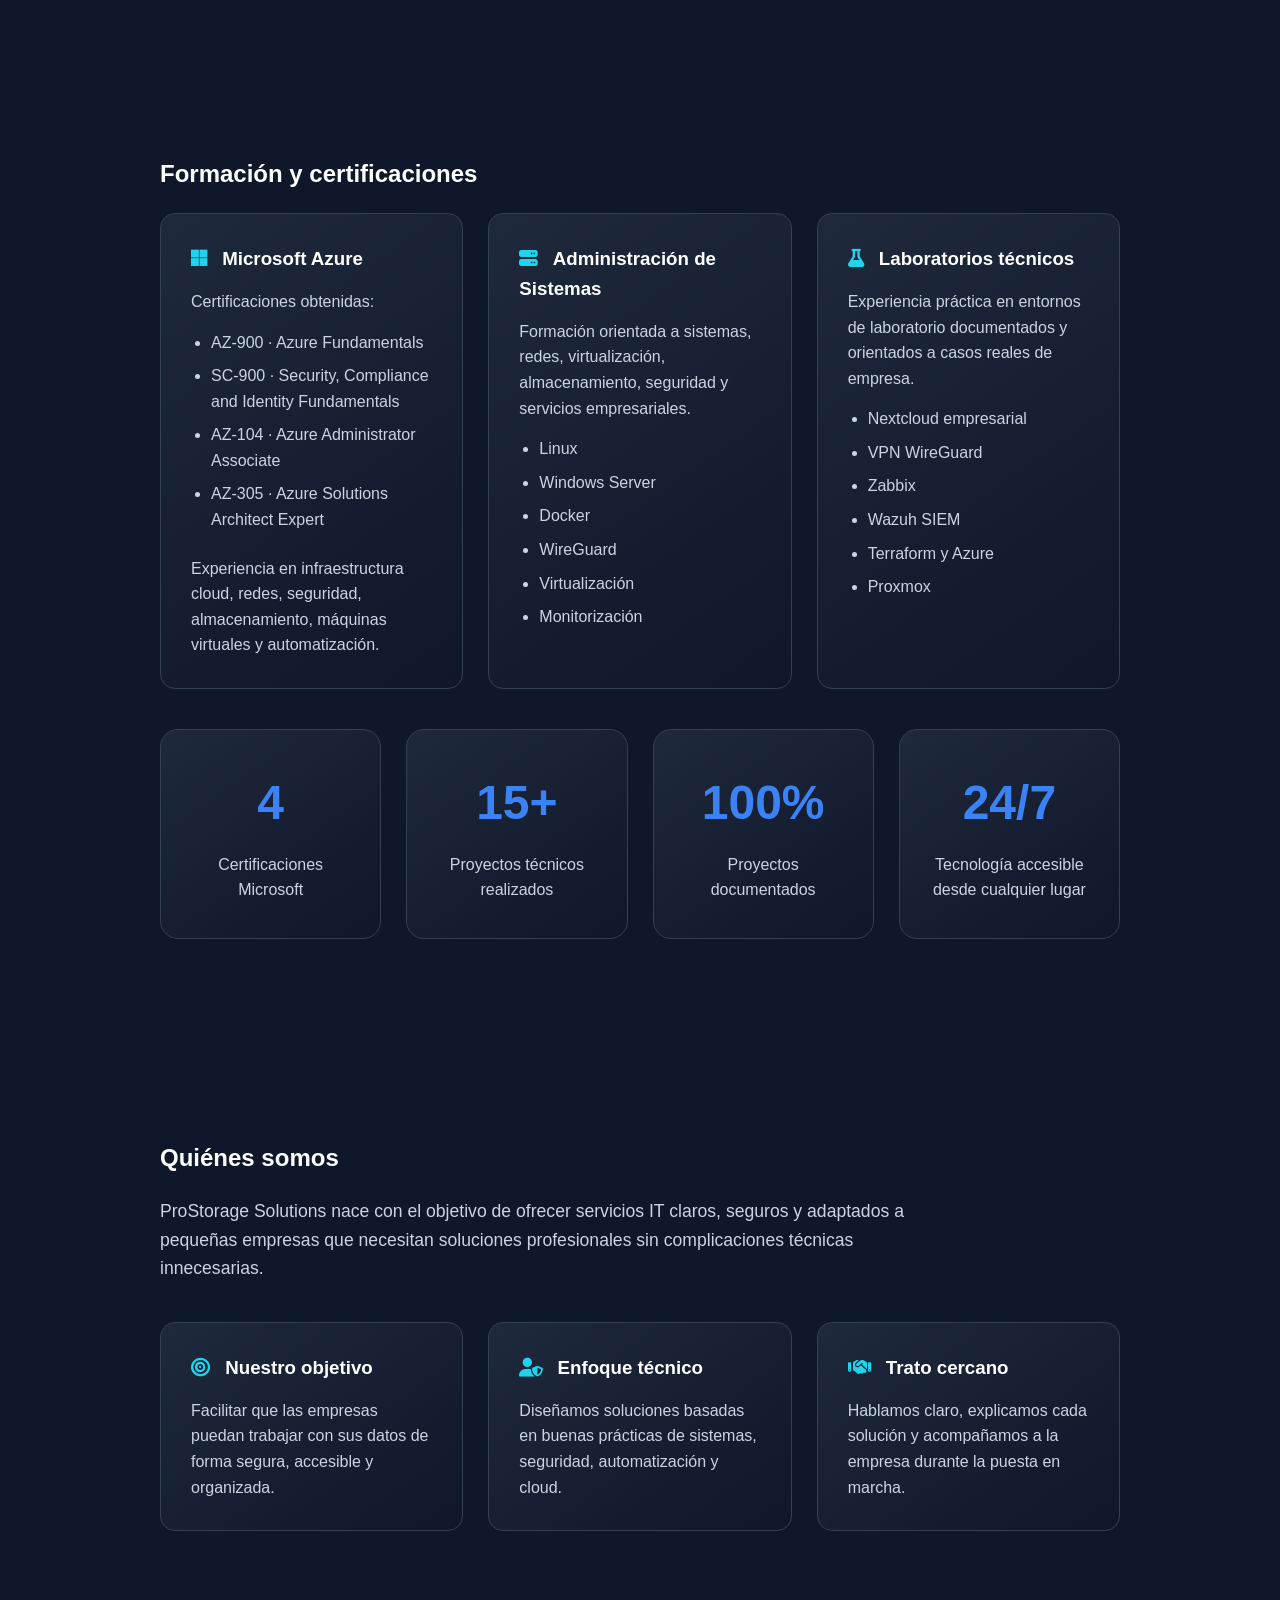
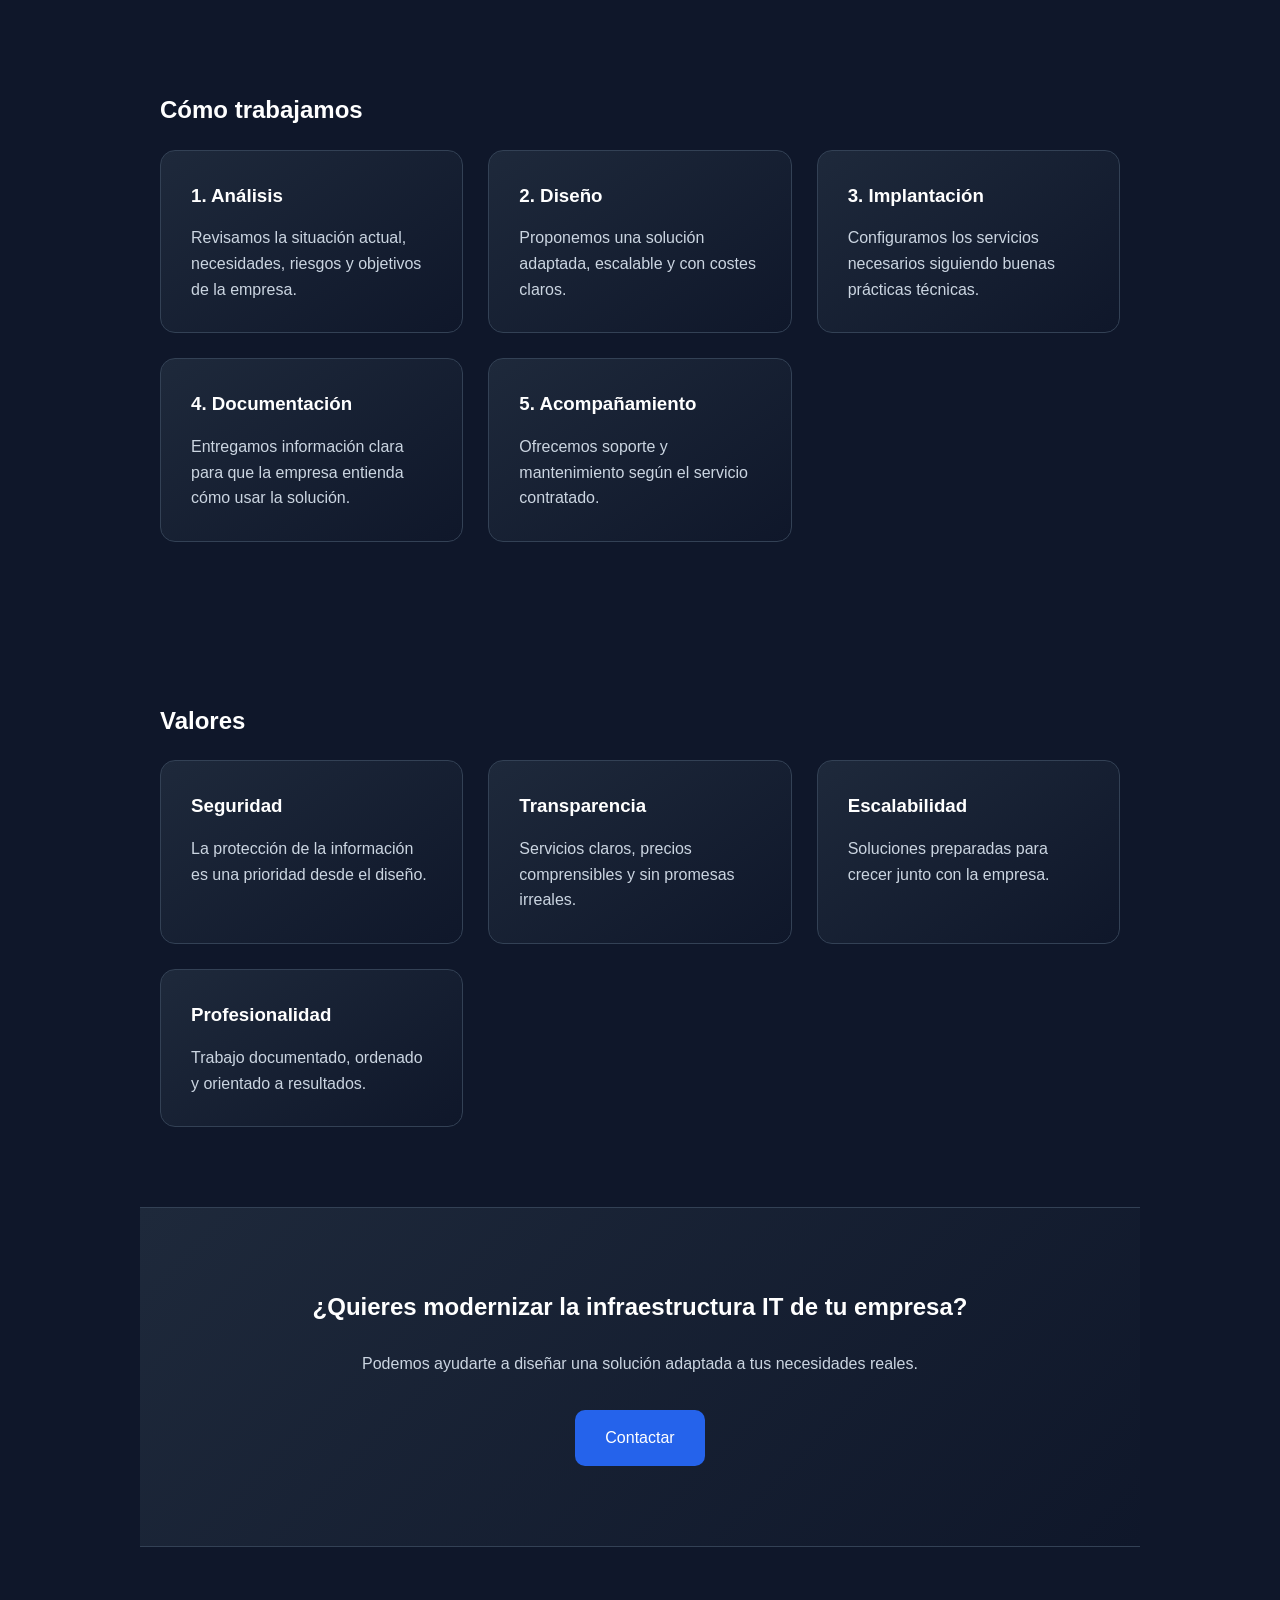
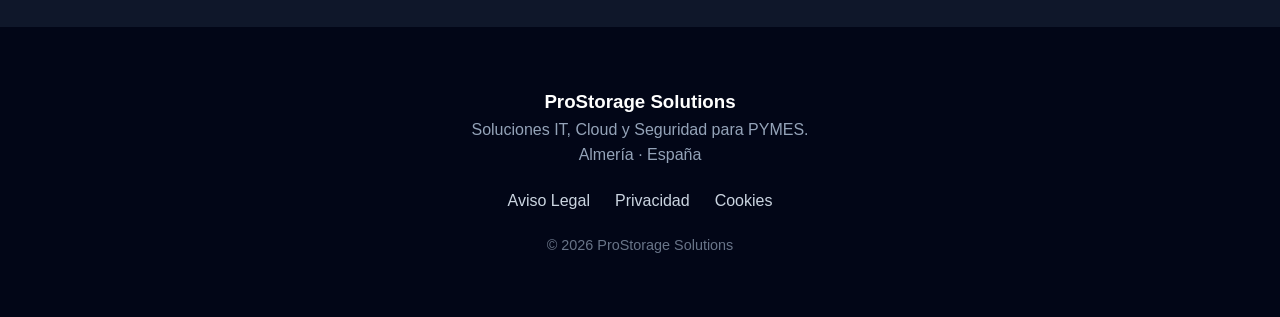
<file: quienes-somos.html>
<!DOCTYPE html>
<html lang="es">
<head>
    <meta charset="UTF-8">
    <meta name="viewport" content="width=device-width, initial-scale=1.0">
    <title>Quiénes somos | ProStorage Solutions</title>
    <meta name="description" content="Nube privada empresarial para PYMES con Nextcloud, VPN, backups y soporte gestionado.">
    <link rel="stylesheet" href="css/style.css">
    <link rel="icon" type="image/png" href="img/favicon.png">
    <link rel="stylesheet" href="https://cdnjs.cloudflare.com/ajax/libs/font-awesome/6.5.1/css/all.min.css">
    <title>ProStorage Solutions | Cloud, Seguridad e Infraestructura IT</title>

    <meta name="description"
      content="Soluciones IT para PYMES. Cloud empresarial, VPN, backups, monitorización, automatización y seguridad informática.">

    <meta name="keywords"
      content="cloud empresarial, nextcloud, wireguard, zabbix, wazuh, azure, terraform, seguridad informática">

    <meta name="author"
      content="Javier Cuenca Pérez">
            <!-- Google Analytics -->
    <script async src="https://www.googletagmanager.com/gtag/js?id=G-D8RNEHNSML"></script>
    <script>
        window.dataLayer = window.dataLayer || [];
        function gtag(){dataLayer.push(arguments);}
        gtag('js', new Date());

        gtag('config', 'G-D8RNEHNSML');
    </script>
</head>
<body>

<header class="top-header">
    <a href="index.html">
        <img src="img/logo-horizontal.png" alt="ProStorage Solutions" class="company-logo">
    </a>
</header>

<nav>
    <a href="index.html">Inicio</a>
    <a href="index.html#services">Servicios</a>
    <a href="index.html#use-cases">Casos de uso</a>
    <a href="quienes-somos.html">Quiénes somos</a>
    <a href="index.html#contact">Contacto</a>
</nav>

<section class="about-header">

    <span class="badge">Sobre ProStorage Solutions</span>

    <h1>Quién está detrás de ProStorage Solutions</h1>

    <p>
        ProStorage Solutions nace para ayudar a pequeñas y medianas empresas
        a modernizar su infraestructura IT con soluciones seguras, claras y adaptadas
        a sus necesidades reales.
    </p>

</section>

<section id="founder">

    <h2>Fundador</h2>

    <div class="founder-card">

        <div class="founder-photo">
            <img src="img/javier-cuenca.png" alt="Javier Cuenca Pérez - Fundador de ProStorage Solutions">
        </div>

        <div class="founder-content">

            <span class="badge">Fundador · Administrador de Sistemas · Cloud</span>

            <h3>Javier Cuenca Pérez</h3>

            <p>
                ProStorage Solutions está impulsado por Javier Cuenca Pérez,
                profesional especializado en administración de sistemas, cloud,
                seguridad e infraestructura IT.
            </p>

            <p>
                Mi enfoque se basa en crear soluciones prácticas, documentadas y
                orientadas a pequeñas y medianas empresas que necesitan tecnología
                fiable sin complicaciones innecesarias.
            </p>

            <div class="founder-tags">
                <span>Azure Administrator</span>
                <span>Azure Solutions Architect</span>
                <span>SC-900</span>
                <span>Linux</span>
                <span>Docker</span>
                <span>WireGuard</span>
                <span>Zabbix</span>
                <span>Wazuh</span>
            </div>
            <div class="founder-links">
                    <a href="https://www.linkedin.com/in/javier-cuenca-perez-81b820368"
                    target="_blank"
                    class="btn-primary">
                    <i class="fa-brands fa-linkedin"></i>
                Ver perfil profesional
                </a>
                <a href="docs/ProStorage-Dossier.pdf"
                    target="_blank"
                    class="btn-secondary">
                Descargar dossier PDF
                </a>
            </div>
        </div>

    </div>

</section>

<section>

    <h2>Formación y certificaciones</h2>

    <div class="services-grid">

        <div class="service-card">
            <h3><i class="fa-brands fa-microsoft"></i> Microsoft Azure</h3>

            <p>
                Certificaciones obtenidas:
            </p>

            <ul class="custom-list">
                <li>AZ-900 · Azure Fundamentals</li>
                <li>SC-900 · Security, Compliance and Identity Fundamentals</li>
                <li>AZ-104 · Azure Administrator Associate</li>
                <li>AZ-305 · Azure Solutions Architect Expert</li>
            </ul>

            <p>
                Experiencia en infraestructura cloud, redes, seguridad,
                almacenamiento, máquinas virtuales y automatización.
            </p>
        </div>

        <div class="service-card">
            <h3><i class="fa-solid fa-server"></i> Administración de Sistemas</h3>

            <p>
                Formación orientada a sistemas, redes, virtualización,
                almacenamiento, seguridad y servicios empresariales.
            </p>

            <ul class="custom-list">
                <li>Linux</li>
                <li>Windows Server</li>
                <li>Docker</li>
                <li>WireGuard</li>
                <li>Virtualización</li>
                <li>Monitorización</li>
            </ul>
        </div>

        <div class="service-card">
            <h3><i class="fa-solid fa-flask"></i> Laboratorios técnicos</h3>

            <p>
                Experiencia práctica en entornos de laboratorio documentados
                y orientados a casos reales de empresa.
            </p>

            <ul class="custom-list">
                <li>Nextcloud empresarial</li>
                <li>VPN WireGuard</li>
                <li>Zabbix</li>
                <li>Wazuh SIEM</li>
                <li>Terraform y Azure</li>
                <li>Proxmox</li>
            </ul>
        </div>

    </div>

</section>

<section class="stats-section">

    <div class="stat-card">
        <h3>4</h3>
        <span>Certificaciones Microsoft</span>
    </div>

    <div class="stat-card">
        <h3>15+</h3>
        <span>Proyectos técnicos realizados</span>
    </div>

    <div class="stat-card">
        <h3>100%</h3>
        <span>Proyectos documentados</span>
    </div>

    <div class="stat-card">
        <h3>24/7</h3>
        <span>Tecnología accesible desde cualquier lugar</span>
    </div>

</section>


<section>

    <h2>Quiénes somos</h2>

    <p class="section-intro">
        ProStorage Solutions nace con el objetivo de ofrecer servicios IT claros,
        seguros y adaptados a pequeñas empresas que necesitan soluciones profesionales
        sin complicaciones técnicas innecesarias.
    </p>

    <div class="services-grid">

        <div class="service-card">
            <h3><i class="fa-solid fa-bullseye"></i> Nuestro objetivo</h3>
            <p>
                Facilitar que las empresas puedan trabajar con sus datos de forma segura,
                accesible y organizada.
            </p>
        </div>

        <div class="service-card">
            <h3><i class="fa-solid fa-user-shield"></i> Enfoque técnico</h3>
            <p>
                Diseñamos soluciones basadas en buenas prácticas de sistemas,
                seguridad, automatización y cloud.
            </p>
        </div>

        <div class="service-card">
            <h3><i class="fa-solid fa-handshake"></i> Trato cercano</h3>
            <p>
                Hablamos claro, explicamos cada solución y acompañamos a la empresa
                durante la puesta en marcha.
            </p>
        </div>

    </div>

</section>

<section>

    <h2>Cómo trabajamos</h2>

    <div class="services-grid">

        <div class="service-card">
            <h3>1. Análisis</h3>
            <p>
                Revisamos la situación actual, necesidades, riesgos y objetivos de la empresa.
            </p>
        </div>

        <div class="service-card">
            <h3>2. Diseño</h3>
            <p>
                Proponemos una solución adaptada, escalable y con costes claros.
            </p>
        </div>

        <div class="service-card">
            <h3>3. Implantación</h3>
            <p>
                Configuramos los servicios necesarios siguiendo buenas prácticas técnicas.
            </p>
        </div>

        <div class="service-card">
            <h3>4. Documentación</h3>
            <p>
                Entregamos información clara para que la empresa entienda cómo usar la solución.
            </p>
        </div>

        <div class="service-card">
            <h3>5. Acompañamiento</h3>
            <p>
                Ofrecemos soporte y mantenimiento según el servicio contratado.
            </p>
        </div>

    </div>

</section>

<section>

    <h2>Valores</h2>

    <div class="services-grid">

        <div class="service-card">
            <h3>Seguridad</h3>
            <p>
                La protección de la información es una prioridad desde el diseño.
            </p>
        </div>

        <div class="service-card">
            <h3>Transparencia</h3>
            <p>
                Servicios claros, precios comprensibles y sin promesas irreales.
            </p>
        </div>

        <div class="service-card">
            <h3>Escalabilidad</h3>
            <p>
                Soluciones preparadas para crecer junto con la empresa.
            </p>
        </div>

        <div class="service-card">
            <h3>Profesionalidad</h3>
            <p>
                Trabajo documentado, ordenado y orientado a resultados.
            </p>
        </div>

    </div>

</section>

<section class="final-cta">

    <h2>¿Quieres modernizar la infraestructura IT de tu empresa?</h2>

    <p>
        Podemos ayudarte a diseñar una solución adaptada a tus necesidades reales.
    </p>

    <a href="index.html#contact" class="btn-primary">
        Contactar
    </a>

</section>


<footer>

    <div class="footer-content">
        <h3>ProStorage Solutions</h3>

        <p>Soluciones IT, Cloud y Seguridad para PYMES.</p>

        <p>Almería · España</p>

        <div class="footer-links">
            <a href="aviso-legal.html">Aviso Legal</a>
            <a href="privacidad.html">Privacidad</a>
            <a href="cookies.html">Cookies</a>
        </div>

        <p class="footer-copy">
            © 2026 ProStorage Solutions
        </p>

    </div>

</footer>

</body>
</html>
</file>
<file: css/style.css>
*{
    margin:0;
    padding:0;
    box-sizing:border-box;
}

body{

    background:#0f172a;
    color:white;

    font-family:Arial, sans-serif;

    line-height:1.6;
}

header{

    text-align:center;

    padding:50px;
}

header h1{

    font-size:4rem;
}

header p{

    color:#94a3b8;
}

#hero{

    max-width:900px;

    margin:auto;

    text-align:center;

    padding:80px 20px;
}

#hero h2{

    font-size:2.5rem;

    margin-bottom:20px;
}

#hero p{

    font-size:1.2rem;

    color:#cbd5e1;
}

nav{

    display:flex;

    justify-content:center;

    gap:30px;

    padding:20px;

    background:#1e293b;
}

nav a{

    color:white;

    text-decoration:none;
}

section{

    max-width:1000px;

    margin:auto;

    padding:80px 20px;
}

section h2{

    margin-bottom:20px;
}

.card{

    background:#1e293b;

    padding:20px;

    margin:10px 0;

    border-radius:10px;
}

footer{

    text-align:center;

    padding:30px;

    background:#1e293b;
}

#hero{

    min-height:60vh;

    display:flex;

    justify-content:center;

    align-items:center;

    text-align:center;
}

.hero-content{

    max-width:900px;
}

.hero-content h2{

    font-size:4rem;

    margin-bottom:20px;
}

.hero-content p{

    font-size:1.4rem;

    color:#cbd5e1;

    margin-bottom:40px;
}

.hero-buttons{

    display:flex;

    justify-content:center;

    align-items:center;

    gap:20px;

}

.btn-primary{

    background:#2563eb;

    color:white;

    padding:15px 30px;

    border-radius:10px;

    text-decoration:none;

    transition:0.3s;
}

.btn-primary:hover{

    background:#1d4ed8;
}

.btn-secondary{

    display:inline-block;

    border:2px solid #2563eb;

    color:white;

    padding:15px 30px;

    border-radius:10px;

    text-decoration:none;

    transition:0.3s;

}

.btn-secondary:hover{

    background:#2563eb;
}

.services-grid{

    display:grid;

    grid-template-columns:repeat(auto-fit,minmax(250px,1fr));

    gap:25px;
}

.service-card {

    background: linear-gradient(
        145deg,
        #1e293b,
        #0f172a
    );

    padding: 30px;

    border-radius: 15px;

    border: 1px solid #334155;

    transition: 0.3s;
}

.service-card:hover {

    transform: translateY(-10px);

    border-color: #2563eb;

    box-shadow:
        0 15px 40px rgba(37,99,235,0.2);
}

.service-card:hover{

    transform:translateY(-8px);

    box-shadow:0 10px 25px rgba(0,0,0,0.3);
}

.service-card h3{

    margin-bottom:15px;
}

.service-card p{

    color:#cbd5e1;
}

#hero {

    min-height:70vh;

    display:grid;

    grid-template-columns:1.2fr 1fr;

    gap:60px;

    align-items:center;

    max-width:1200px;

    margin:auto;

    padding:40px 20px 80px 20px;
}

.hero-content {
    text-align: left;
}

.badge {
    display: inline-block;
    background: rgba(37, 99, 235, 0.2);
    color: #93c5fd;
    padding: 8px 16px;
    border-radius: 999px;
    margin-bottom: 20px;
}

.hero-panel {

    display:flex;

    flex-direction:column;

    gap:20px;

    background:linear-gradient(145deg,#1e293b,#020617);

    border:1px solid #334155;

    border-radius:25px;

    padding:30px;

    box-shadow:0 20px 50px rgba(0,0,0,0.35);
}

.panel-card {

    display:flex;

    align-items:center;

    gap:20px;

    padding:25px;

    border:1px solid #334155;

    border-radius:15px;

    background:rgba(15,23,42,0.9);

    text-decoration:none;

    color:white;

    transition:0.3s;
}

.panel-card span{

    color:white;
}

.panel-card:hover {

    transform:translateY(-4px);

    border-color:#22d3ee;

    box-shadow:0 10px 30px rgba(34,211,238,0.15);
}

.final-cta {
    text-align: center;
    background: linear-gradient(135deg, #1e293b, #0f172a);
    border-top: 1px solid #334155;
    border-bottom: 1px solid #334155;
}

@media (max-width: 768px) {
    #hero {
        grid-template-columns: 1fr;
        text-align: center;
    }

    .hero-content {
        text-align: center;
    }

    .hero-buttons {
        justify-content: center;
        flex-wrap: wrap;
    }
}

.top-header {

    display:flex;

    justify-content:center;

    align-items:center;

    padding:20px 20px;

    border-bottom:1px solid #334155;
}

nav {

    position: sticky;

    top: 0;

    z-index: 1000;

    backdrop-filter: blur(10px);

    background: rgba(15,23,42,0.9);

    border-bottom: 1px solid #334155;
}

footer {

    background: #020617;

    padding: 60px 20px;

    text-align: center;

    margin-top: 80px;
}

.footer-content p {

    color: #94a3b8;
}

.company-logo{

    max-width:450px;

    width:100%;

    height:auto;
}

.panel-card {
    display: flex;
    align-items: center;
    gap: 18px;
}

.panel-card i {
    font-size: 2rem;
    color: #22d3ee;
}

.tech-grid {
    display: grid;
    grid-template-columns: repeat(auto-fit, minmax(180px, 1fr));
    gap: 20px;
}

.tech-card {
    background: rgba(30, 41, 59, 0.8);
    border: 1px solid #334155;
    padding: 20px;
    border-radius: 14px;
    text-align: center;
    font-weight: 600;
    transition: 0.3s;
}

.tech-card:hover {
    border-color: #22d3ee;
    transform: translateY(-6px);
    box-shadow: 0 10px 30px rgba(34, 211, 238, 0.15);
}

.section-intro {
    color: #cbd5e1;
    max-width: 750px;
    margin-bottom: 40px;
    font-size: 1.1rem;
}

.service-card h3 i {
    color: #22d3ee;
    margin-right: 10px;
}

.contact-card {

    max-width: 700px;

    margin: 40px auto;

    background: linear-gradient(
        145deg,
        #1e293b,
        #0f172a
    );

    border: 1px solid #334155;

    border-radius: 20px;

    padding: 40px;

    text-align: center;
}

.contact-item {

    display: flex;

    justify-content: center;

    align-items: center;

    gap: 15px;

    margin-bottom: 20px;

    font-size: 1.1rem;
}

.contact-item i {

    color: #22d3ee;

    font-size: 1.3rem;
}

.tech-card {

    display:flex;

    flex-direction:column;

    align-items:center;

    justify-content:center;

    gap:12px;

    background:rgba(30,41,59,0.8);

    border:1px solid #334155;

    padding:25px;

    border-radius:14px;

    text-align:center;

    font-weight:600;

    transition:0.3s;
}

.tech-card i {

    font-size:2rem;

    color:#22d3ee;
}

.tech-card:hover {

    transform:translateY(-6px);

    border-color:#22d3ee;

    box-shadow:0 10px 30px rgba(34,211,238,0.15);
}

.final-cta {
    display: flex;
    flex-direction: column;
    align-items: center;
    justify-content: center;
    gap: 24px;

    padding: 80px 30px;
    text-align: center;
}

.final-cta h2 {
    margin: 0;
}

.final-cta p {
    margin: 0;
    max-width: 850px;
    color: #cbd5e1;
}

.final-cta .btn-primary {
    display: inline-block;
    margin-top: 10px;
}

.project-tags {

    display:flex;

    flex-wrap:wrap;

    gap:8px;

    margin-bottom:15px;
}

.project-tag {

    background:#2563eb;

    color:white;

    padding:5px 12px;

    border-radius:20px;

    font-size:0.75rem;

    font-weight:600;
}

#architectures pre{

    margin-top:15px;

    padding:15px;

    background:#0f172a;

    border:1px solid #1e293b;

    border-radius:10px;

    color:#22d3ee;

    text-align:center;

    font-family:monospace;

    line-height:1.8;
}

.architecture-img {
    width: 100%;
    margin-top: 20px;
    border-radius: 12px;
    border: 1px solid #334155;
}

.architecture-img{
    width:100%;
    border-radius:12px;
    cursor:pointer;
    transition:0.3s;
}

.architecture-img:hover{
    transform:scale(1.02);
}

.modal{

    display:none;

    position:fixed;

    z-index:9999;

    left:0;

    top:0;

    width:100%;

    height:100%;

    background:rgba(0,0,0,0.9);
}

.modal-content{

    display:block;

    margin:auto;

    max-width:90%;

    max-height:90%;

    margin-top:3%;
}

.close-modal{

    position:absolute;

    top:20px;

    right:40px;

    color:white;

    font-size:40px;

    cursor:pointer;
}

@media (max-width: 768px) {

    nav {
        display: grid;
        grid-template-columns: repeat(2, 1fr);
        gap: 10px;
        padding: 15px;
    }

    nav a {
        text-align: center;
        padding: 10px;
        border: 1px solid #334155;
        border-radius: 8px;
        background: #0f172a;
    }

}

.service-image-section {
    max-width: 1100px;
    margin: 0 auto;
    padding: 40px 20px;
    padding-top:0;
    margin-top:-40px;
}

.service-main-image{
    width:100%;
    max-width:900px;
    display:block;
    margin:auto;
    border-radius:24px;
    border:1px solid #334155;
    box-shadow:0 25px 60px rgba(0,0,0,0.35);
}

.service-card{

    display:flex;

    flex-direction:column;

    height:100%;
}

.service-card .btn-secondary{

    margin-top:auto;

    text-align:center;
}

.contact-layout{
    display:grid;
    grid-template-columns:0.9fr 1.1fr;
    gap:35px;
    align-items:start;
}

.contact-info-card,
.contact-form{
    background:linear-gradient(145deg,#1e293b,#0f172a);
    border:1px solid #334155;
    border-radius:20px;
    padding:35px;
}

.contact-info-card h3{
    margin-bottom:15px;
}

.contact-info-card p{
    color:#cbd5e1;
    margin-bottom:30px;
}

.contact-form{
    display:flex;
    flex-direction:column;
    gap:18px;
}

.form-group{
    display:flex;
    flex-direction:column;
    gap:8px;
}

.form-group label{
    font-weight:600;
    color:#e5e7eb;
}

.form-group input,
.form-group select,
.form-group textarea{
    width:100%;
    padding:14px 16px;
    border-radius:10px;
    border:1px solid #334155;
    background:#020617;
    color:white;
    font-size:1rem;
    font-family:Arial, sans-serif;
}

.form-group input:focus,
.form-group select:focus,
.form-group textarea:focus{
    outline:none;
    border-color:#22d3ee;
    box-shadow:0 0 0 3px rgba(34,211,238,0.15);
}

.form-group textarea{
    resize:vertical;
}

.form-note{
    color:#94a3b8;
    font-size:0.9rem;
    margin-top:5px;
}

@media (max-width:768px){
    .contact-layout{
        grid-template-columns:1fr;
    }
}

.contact-layout{
    display:grid;
    grid-template-columns:0.9fr 1.1fr;
    gap:35px;
    align-items:start;
    margin-top:40px;
}

.contact-info-card,
.contact-form{
    background:linear-gradient(145deg,#1e293b,#0f172a);
    border:1px solid #334155;
    border-radius:20px;
    padding:35px;
}

.contact-info-card h3{
    margin-bottom:15px;
}

.contact-info-card p{
    color:#cbd5e1;
    margin-bottom:30px;
}

.contact-form{
    display:flex;
    flex-direction:column;
    gap:18px;
}

.form-group{
    display:flex;
    flex-direction:column;
    gap:8px;
}

.form-group label{
    font-weight:600;
    color:#e5e7eb;
}

.form-group input,
.form-group select,
.form-group textarea{
    width:100%;
    padding:14px 16px;
    border-radius:10px;
    border:1px solid #334155;
    background:#020617;
    color:white;
    font-size:1rem;
    font-family:Arial, sans-serif;
}

.form-group input:focus,
.form-group select:focus,
.form-group textarea:focus{
    outline:none;
    border-color:#22d3ee;
    box-shadow:0 0 0 3px rgba(34,211,238,0.15);
}

.form-group textarea{
    resize:vertical;
}

.form-note{
    color:#94a3b8;
    font-size:0.9rem;
}

.contact-form .btn-primary{
    border:none;
    cursor:pointer;
    font-size:1rem;
}

@media (max-width:768px){
    .contact-layout{
        grid-template-columns:1fr;
    }
}

/* CORRECCIÓN HERO LINKS */
#hero .hero-panel a.panel-card {
    text-decoration: none !important;
    color: white !important;
}

#hero .hero-panel a.panel-card span {
    color: white !important;
    text-decoration: none !important;
}

#hero .hero-panel a.panel-card:visited,
#hero .hero-panel a.panel-card:active {
    color: white !important;
}

/* CORRECCIÓN FORMULARIO CONTACTO */
#contact .contact-layout {
    display: grid !important;
    grid-template-columns: 0.9fr 1.1fr;
    gap: 35px;
    align-items: start;
    margin-top: 40px;
}

#contact .contact-info-card,
#contact .contact-form {
    background: linear-gradient(145deg, #1e293b, #0f172a);
    border: 1px solid #334155;
    border-radius: 20px;
    padding: 35px;
}

#contact .contact-form {
    display: flex !important;
    flex-direction: column;
    gap: 18px;
}

#contact .form-group {
    display: flex !important;
    flex-direction: column;
    gap: 8px;
}

#contact .form-group input,
#contact .form-group select,
#contact .form-group textarea {
    width: 100% !important;
    padding: 14px 16px;
    border-radius: 10px;
    border: 1px solid #334155;
    background: #020617;
    color: white;
    font-size: 1rem;
    font-family: Arial, sans-serif;
}

#contact .form-group label {
    font-weight: 600;
    color: #e5e7eb;
}

#contact .contact-form button {
    border: none;
    cursor: pointer;
    font-size: 1rem;
    width: fit-content;
}

#contact .form-note {
    color: #94a3b8;
    font-size: 0.9rem;
}

@media (max-width: 768px) {
    #contact .contact-layout {
        grid-template-columns: 1fr !important;
    }
}

.founder-card{
    display:grid;
    grid-template-columns:280px 1fr;
    gap:35px;
    align-items:center;
    background:linear-gradient(145deg,#1e293b,#0f172a);
    border:1px solid #334155;
    border-radius:24px;
    padding:35px;
}

.founder-photo img{
    width:100%;
    border-radius:20px;
    border:1px solid #334155;
}

.founder-content h3{
    font-size:2rem;
    margin-bottom:15px;
}

.founder-content p{
    color:#cbd5e1;
    margin-bottom:18px;
}

.founder-tags{
    display:flex;
    flex-wrap:wrap;
    gap:10px;
    margin-top:20px;
}

.founder-tags span{
    background:rgba(37,99,235,0.2);
    color:#93c5fd;
    padding:8px 14px;
    border-radius:999px;
    font-size:0.9rem;
    font-weight:600;
}

@media(max-width:768px){
    .founder-card{
        grid-template-columns:1fr;
    }
}

.about-header{
    max-width:900px;
    margin:0 auto;
    padding:100px 20px 60px;
    text-align:center;
}

.about-header h1{
    font-size:3.5rem;
    line-height:1.2;
    margin-bottom:25px;
}

.about-header p{
    color:#cbd5e1;
    font-size:1.25rem;
    max-width:750px;
    margin:0 auto;
}

@media(max-width:768px){
    .about-header h1{
        font-size:2.4rem;
    }
}

.dossier-section{

    margin-top:60px;

    text-align:center;

    padding:50px;

    border:1px solid #334155;

    border-radius:20px;

    background:linear-gradient(
        145deg,
        #1e293b,
        #0f172a
    );
}

.dossier-section h3{

    margin-bottom:15px;

    font-size:2rem;
}

.dossier-section p{

    max-width:700px;

    margin:0 auto 30px auto;

    color:#cbd5e1;
}

.custom-list{
    margin:15px 0;
    padding-left:20px;
    color:#cbd5e1;
}

.custom-list li{
    margin-bottom:8px;
}

.stats-section{
    max-width:1000px;
    margin:-40px auto 80px auto;
    padding:0 20px 40px 20px;

    display:grid;
    grid-template-columns:repeat(auto-fit,minmax(200px,1fr));
    gap:25px;
}

.stat-card{
    background:linear-gradient(145deg,#1e293b,#0f172a);
    border:1px solid #334155;
    border-radius:18px;
    padding:35px 25px;
    text-align:center;
}

.stat-card h3{
    font-size:3rem;
    color:#3b82f6;
    margin-bottom:10px;
}

.stat-card span{
    color:#cbd5e1;
    font-size:1rem;
}

.founder-links{
    margin-top:25px;
}

.founder-links a{
    display:inline-flex;
    align-items:center;
    gap:10px;
}

.legal-page{
    max-width:900px;
    margin:0 auto;
    padding:90px 20px;
}

.legal-page h1{
    font-size:3rem;
    margin:20px 0 30px;
}

.legal-page h2{
    margin-top:35px;
    margin-bottom:15px;
}

.legal-page p{
    color:#cbd5e1;
    margin-bottom:15px;
}

.footer-links{
    margin-top:20px;
    display:flex;
    justify-content:center;
    gap:25px;
    flex-wrap:wrap;
}

.footer-links a{
    color:#cbd5e1;
    text-decoration:none;
    transition:.3s;
}

.footer-links a:hover{
    color:#3b82f6;
}

.footer-copy{
    margin-top:20px;
    font-size:.9rem;
    opacity:.7;
}

.founder-card{
    display:grid;
    grid-template-columns:280px 1fr;
    gap:35px;
    align-items:center;
    background:linear-gradient(145deg,#1e293b,#0f172a);
    border:1px solid #334155;
    border-radius:24px;
    padding:35px;
}

.founder-photo img{
    width:100%;
    max-width:280px;
    height:auto;
    border-radius:20px;
    border:1px solid #334155;
    display:block;
}

@media(max-width:768px){
    .founder-card{
        grid-template-columns:1fr;
    }

    .founder-photo img{
        max-width:100%;
    }
}

.use-case-card i{
    font-size:2rem;
    color:#38bdf8;
    margin-bottom:20px;
    display:block;
}

.use-cases-grid{
    display:grid;
    grid-template-columns:repeat(auto-fit,minmax(280px,1fr));
    gap:30px;
    margin-top:40px;
}

.use-case-card{
    background:linear-gradient(145deg,#1e293b,#0f172a);
    border:1px solid rgba(59,130,246,.20);
    border-radius:20px;
    padding:30px;
    transition:.3s;
}

.use-case-card:hover{
    transform:translateY(-5px);
    border-color:#3b82f6;
}

.use-case-card i{
    font-size:2rem;
    color:#38bdf8;
    margin-bottom:20px;
    display:block;
}

.use-case-card h3{
    margin-bottom:15px;
    color:white;
}

.use-case-card p{
    color:#cbd5e1;
    line-height:1.7;
}

.benefits-grid{
    display:grid;
    grid-template-columns:repeat(auto-fit,minmax(300px,1fr));
    gap:30px;
    margin-top:40px;
}

.benefit-card{
    background:linear-gradient(145deg,#1e293b,#0f172a);
    border:1px solid rgba(59,130,246,.20);
    border-radius:20px;
    padding:35px;
    transition:.3s;
}

.benefit-card:hover{
    transform:translateY(-5px);
    border-color:#3b82f6;
}

.benefit-card i{
    font-size:2rem;
    color:#38bdf8;
    margin-bottom:20px;
}

.benefit-card h3{
    margin-bottom:15px;
    color:#fff;
}

.benefit-card p{
    color:#cbd5e1;
    line-height:1.8;
}

.solutions-grid{
    display:grid;
    grid-template-columns:repeat(auto-fit,minmax(300px,1fr));
    gap:30px;
    margin-top:40px;
}

.solution-card{
    background:linear-gradient(145deg,#1e293b,#0f172a);
    border:1px solid rgba(59,130,246,.20);
    border-radius:20px;
    padding:35px;
    transition:.3s;
}

.solution-card:hover{
    transform:translateY(-5px);
    border-color:#3b82f6;
}

.solution-card i{
    font-size:2rem;
    color:#38bdf8;
    margin-bottom:20px;
}

.solution-card h3{
    margin-bottom:15px;
    color:#fff;
}

.solution-card p{
    color:#cbd5e1;
    line-height:1.8;
    margin-bottom:25px;
}

.solution-card a{
    color:#38bdf8;
    font-weight:700;
    text-decoration:none;
}

.solution-card a:hover{
    text-decoration:underline;
}

.highlight-card{
    border-color:#2563eb;
    box-shadow:0 15px 40px rgba(37,99,235,.15);
}

.projects-grid{
    display:grid;
    grid-template-columns:repeat(auto-fit,minmax(300px,1fr));
    gap:30px;
    margin-top:40px;
}

.project-card{
    background:linear-gradient(145deg,#1e293b,#0f172a);
    border:1px solid rgba(59,130,246,.20);
    border-radius:20px;
    padding:35px;
    transition:.3s;
}

.project-card:hover{
    transform:translateY(-5px);
    border-color:#3b82f6;
}

.project-card i{
    font-size:2rem;
    color:#38bdf8;
    margin-bottom:20px;
}

.project-card h3{
    margin-bottom:15px;
    color:#fff;
}

.project-card p{
    color:#cbd5e1;
    line-height:1.8;
}

#projects .service-card h3 i{
    color:#38bdf8;
    margin-right:10px;
}

.projects-note{
    color:#94a3b8;
    margin-top:-20px;
    margin-bottom:40px;
    font-style:italic;
}

.featured-project{
    margin-bottom:30px;
}

.architecture-grid{
    display:grid;
    grid-template-columns:repeat(auto-fit,minmax(300px,1fr));
    gap:30px;
    margin-top:40px;
}

.architecture-card{
    background:linear-gradient(145deg,#1e293b,#0f172a);
    border:1px solid rgba(59,130,246,.20);
    border-radius:20px;
    padding:35px;
    transition:.3s;
}

.architecture-card:hover{
    transform:translateY(-5px);
    border-color:#3b82f6;
}

.architecture-card i{
    font-size:2rem;
    color:#38bdf8;
    margin-bottom:20px;
}

.architecture-card h3{
    margin-bottom:15px;
    color:#fff;
}

.architecture-card p{
    color:#cbd5e1;
    line-height:1.8;
    margin-bottom:25px;
}

.architecture-card img{
    width:100%;
    height:170px;
    object-fit:cover;
    object-position:center;
    border-radius:14px;
    border:1px solid #334155;
    cursor:pointer;
    transition:.3s;
}

.architecture-card img:hover{
    transform:scale(1.03);
}

#methodology .service-card i{
    font-size:2rem;
    color:#38bdf8;
    margin-bottom:20px;
}

.methodology-note{
    text-align:center;
    margin-top:40px;
    color:#38bdf8;
    font-weight:600;
}
</file>
